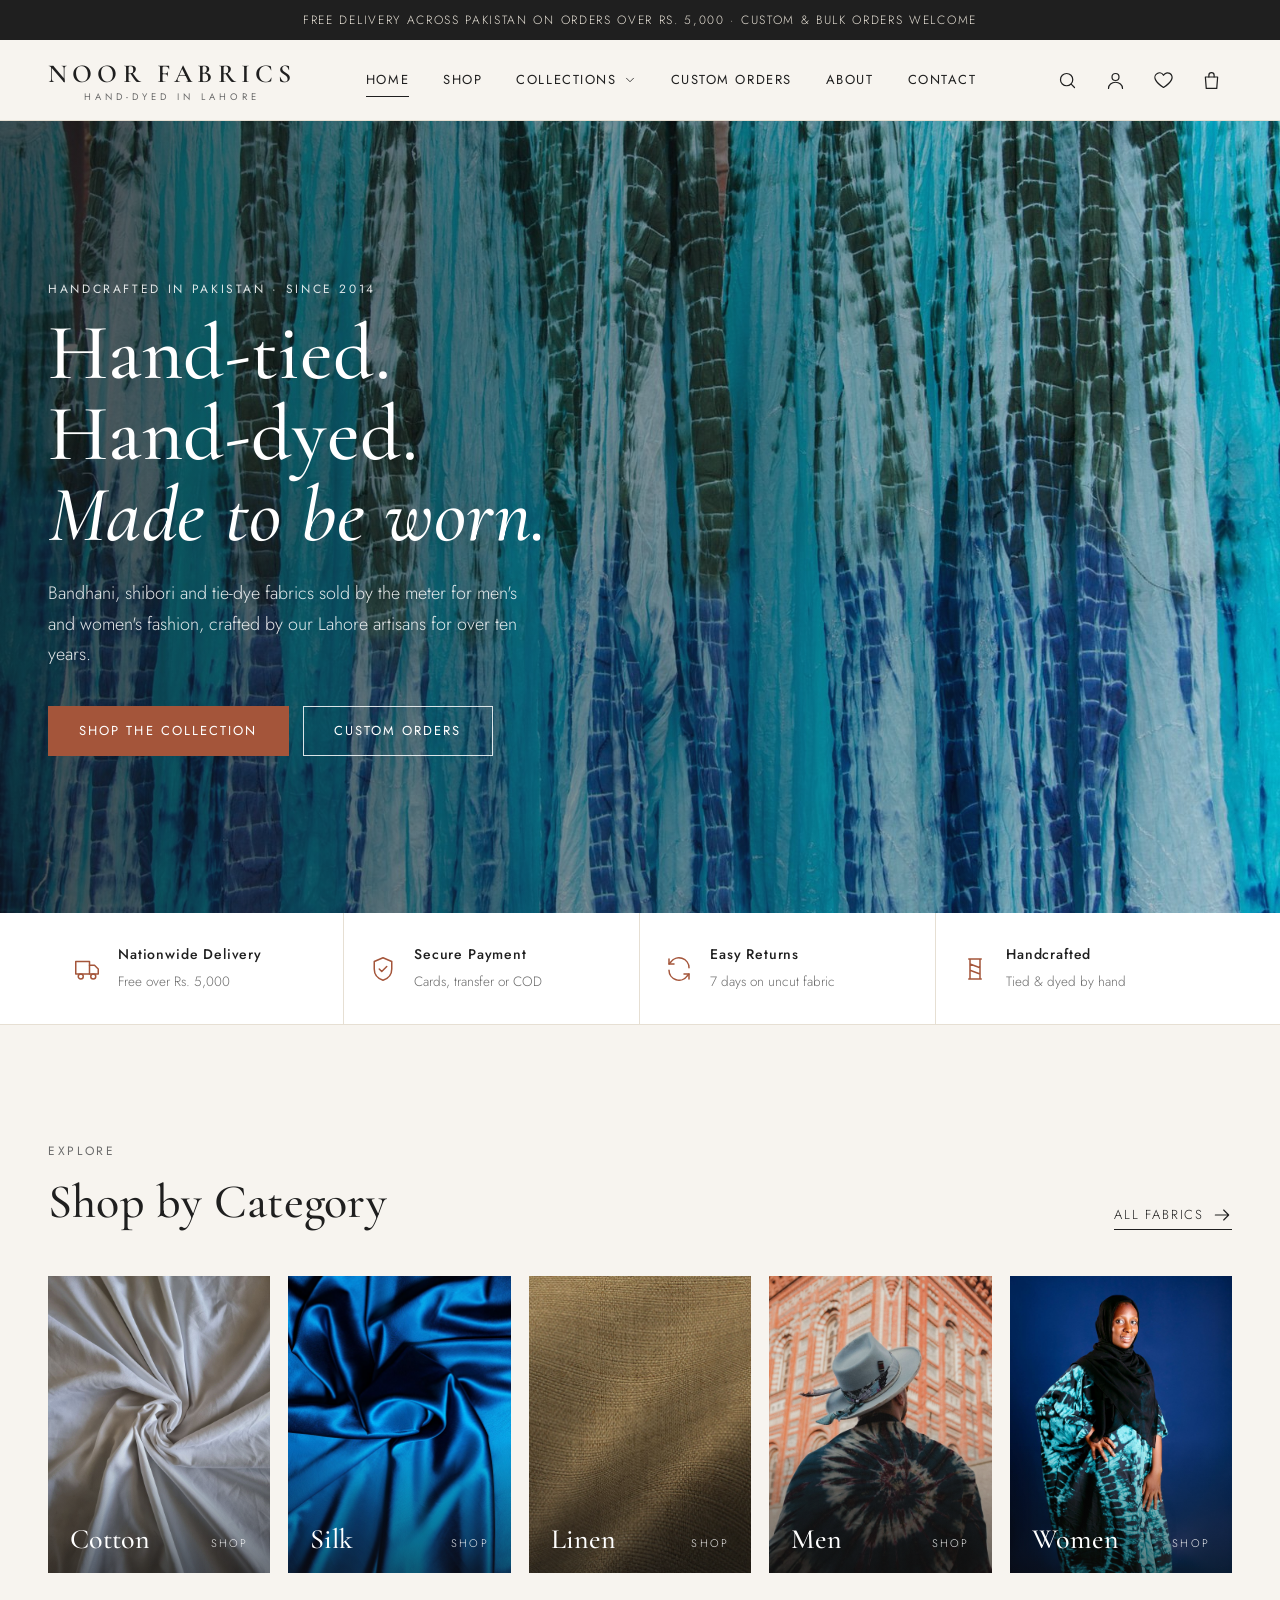
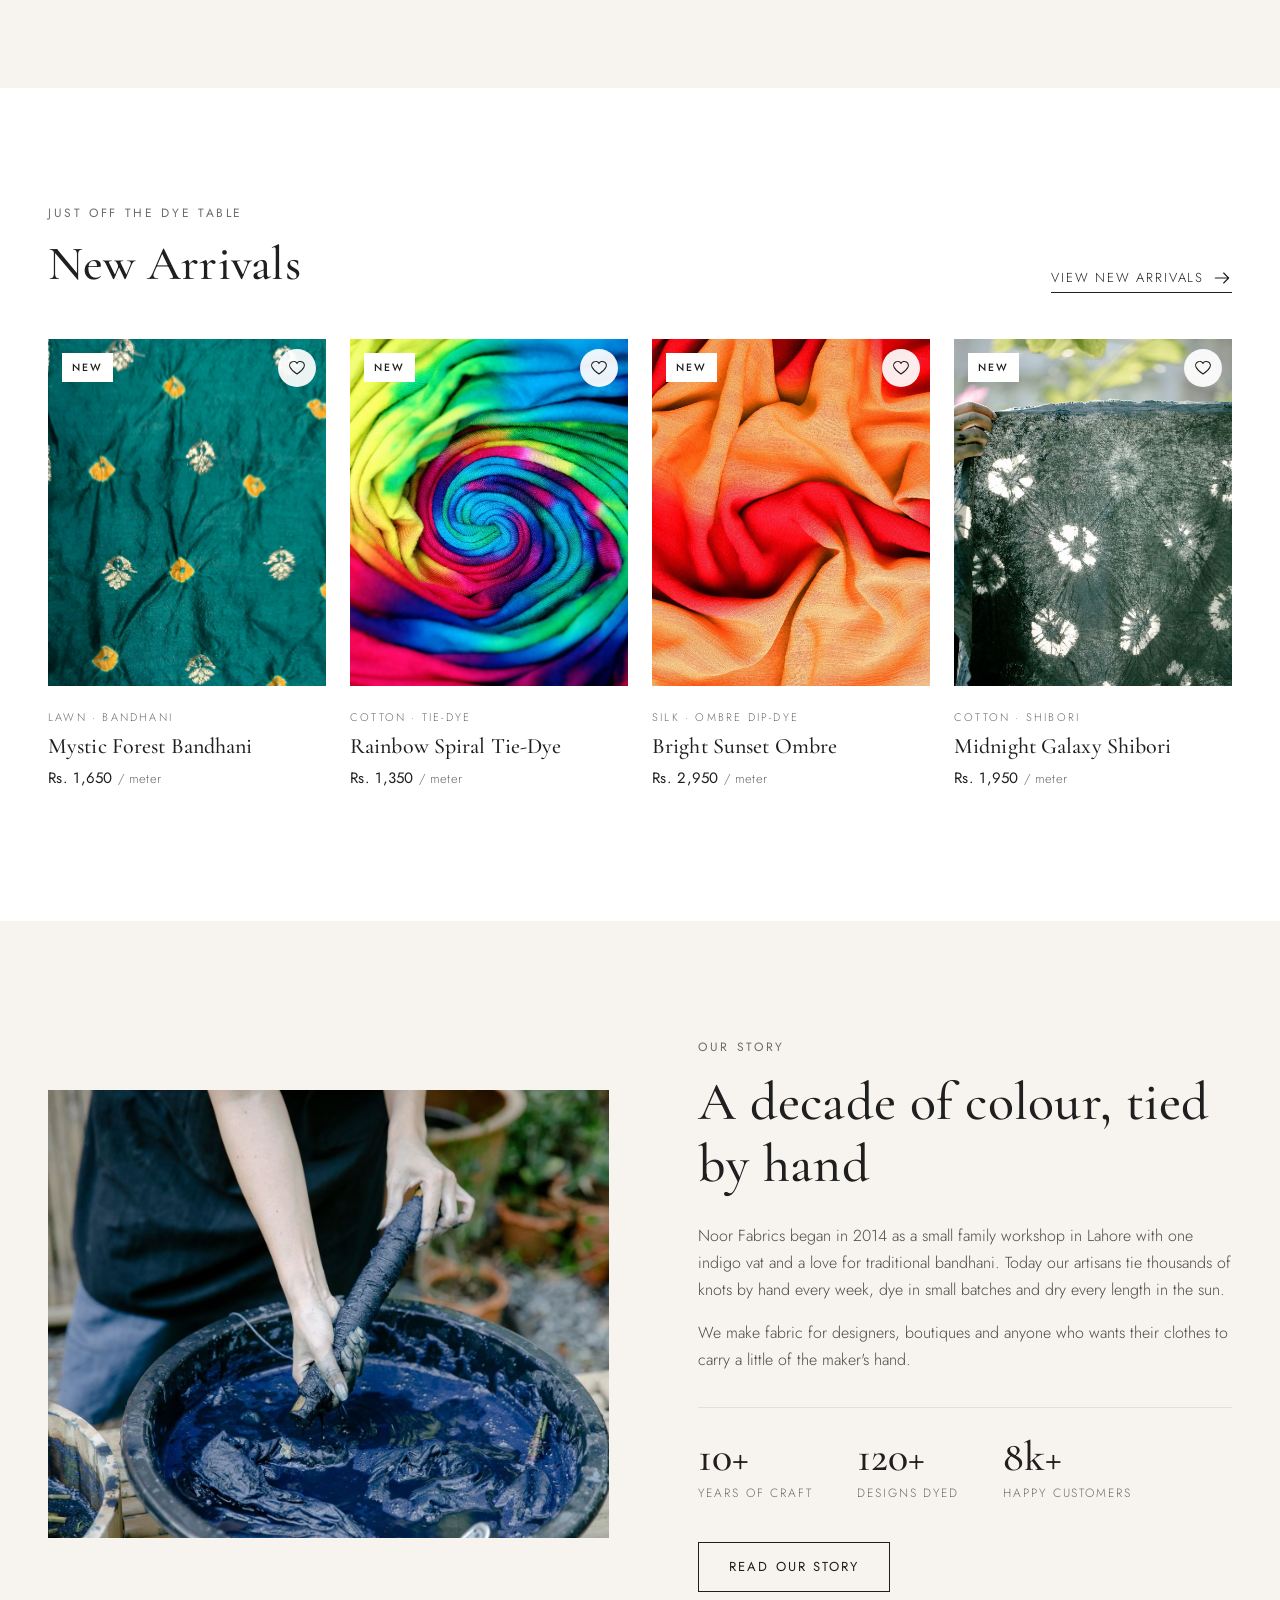
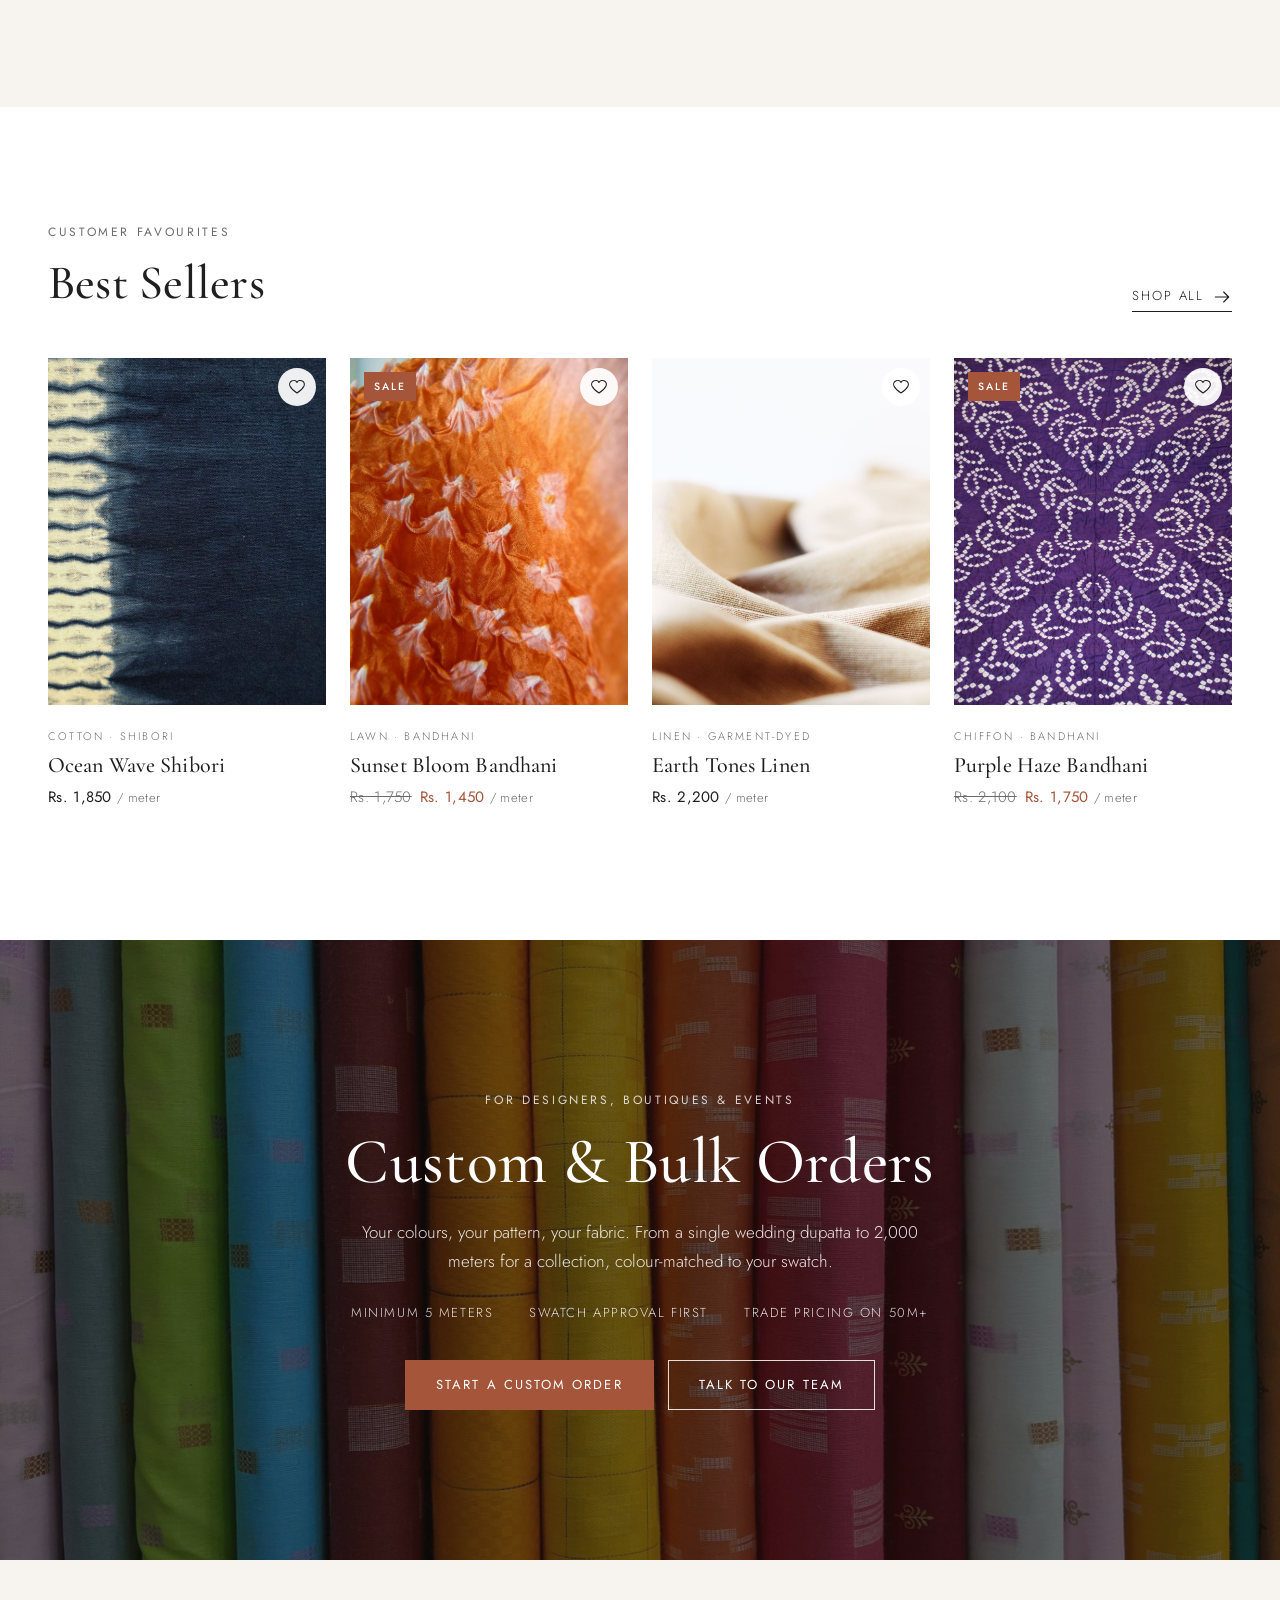
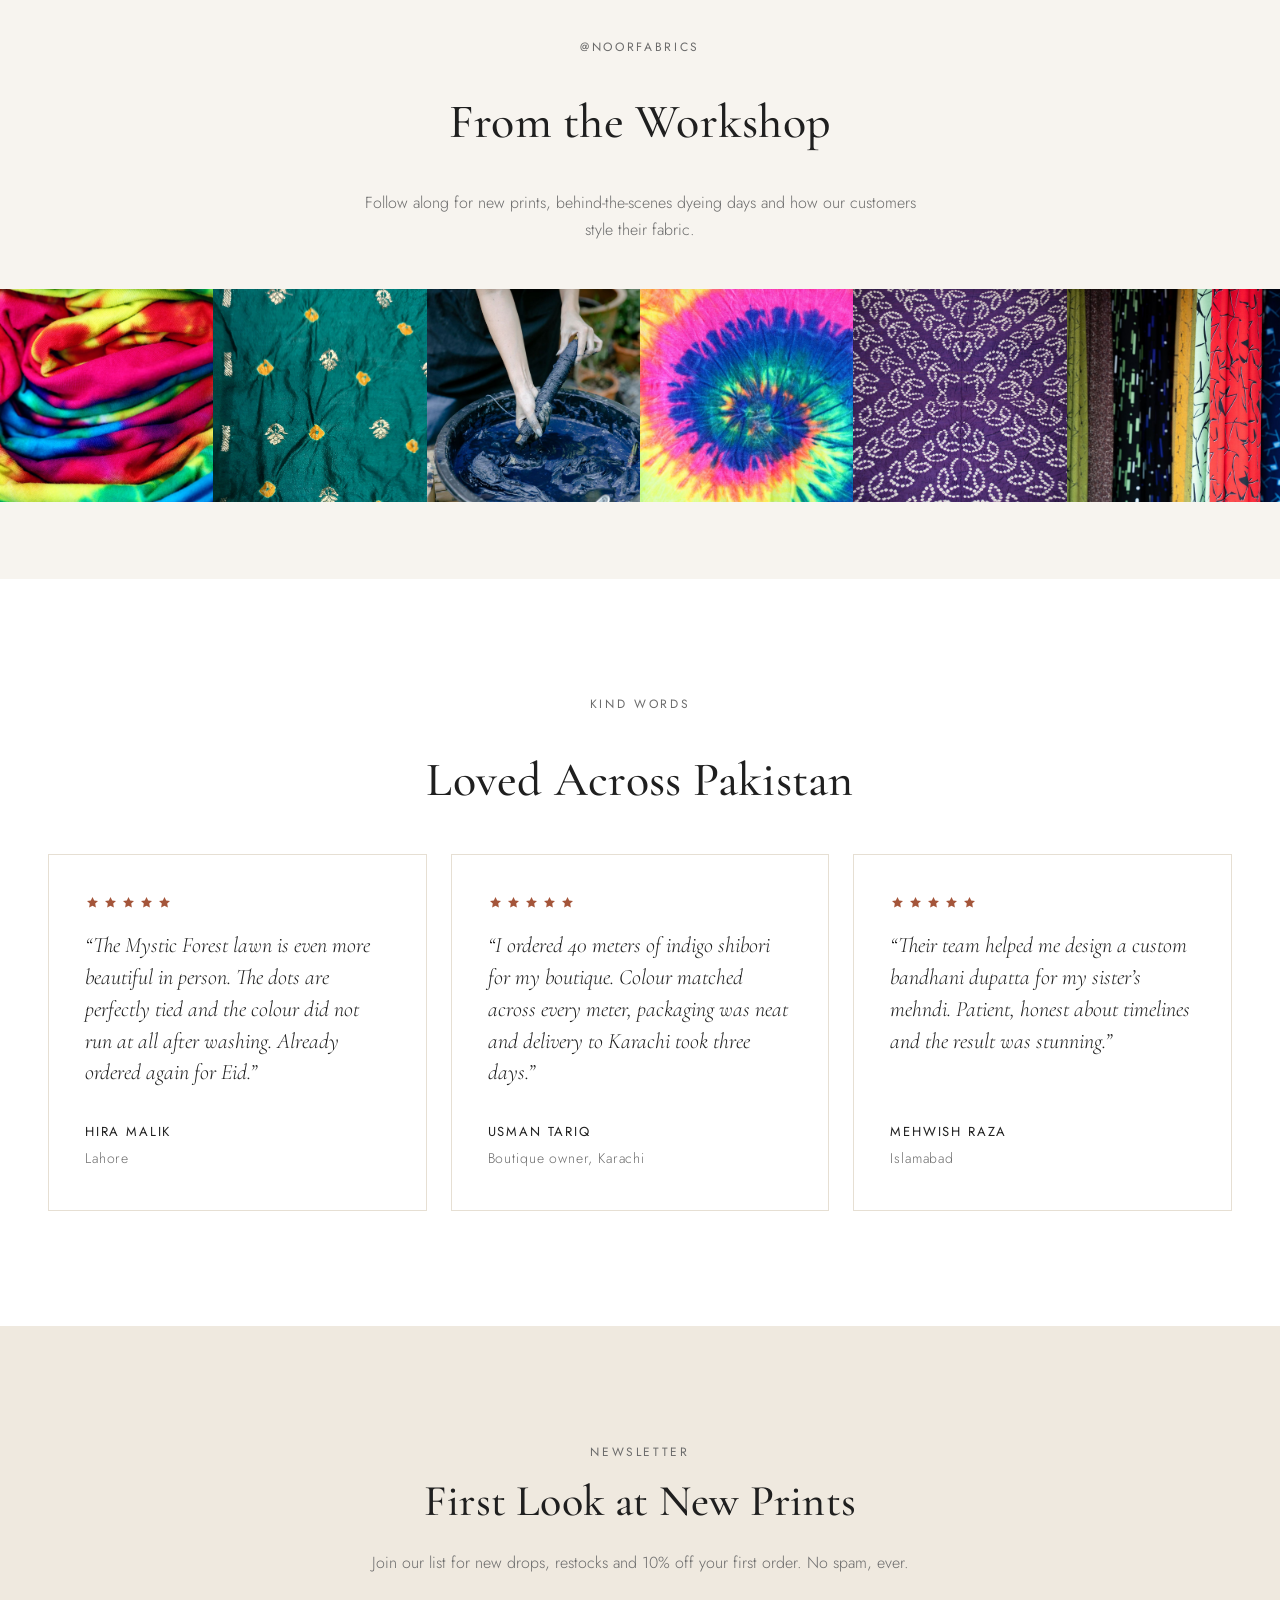
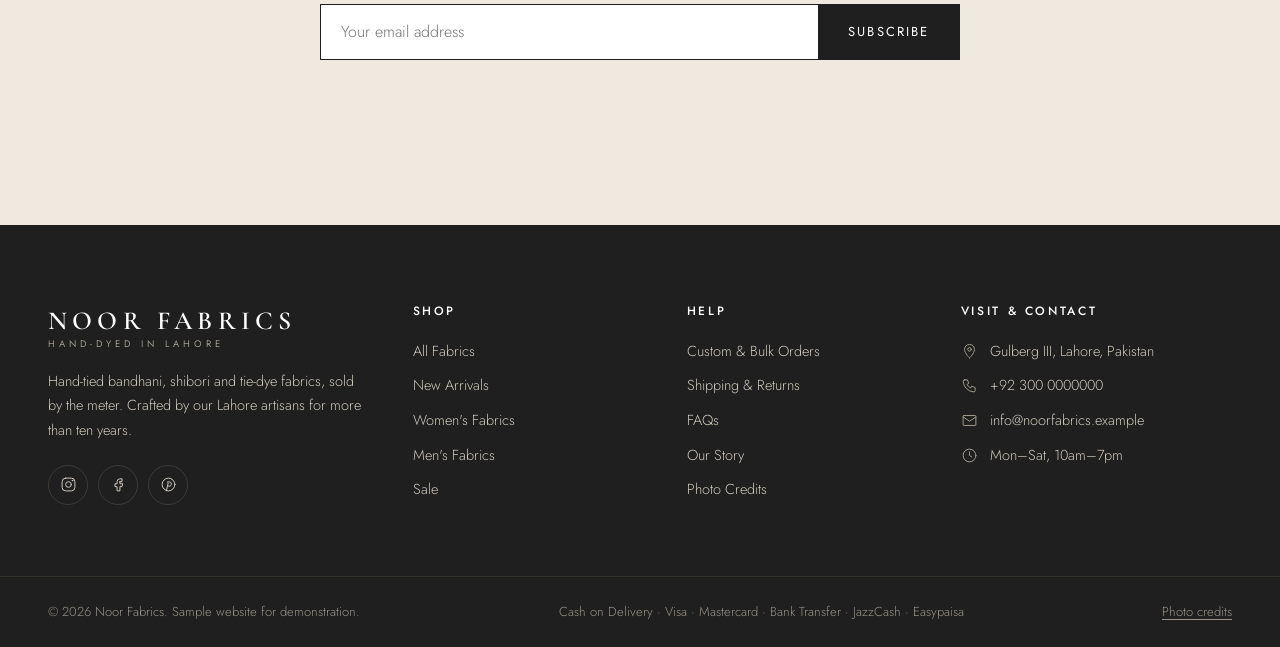
<file: index.html>
<!doctype html>
<html lang="en" class="no-js">
<head>
<meta charset="utf-8">
<meta name="viewport" content="width=device-width, initial-scale=1">
<title>Noor Fabrics | Hand-Dyed Bandhani & Tie-Dye Fabric by the Meter</title>
<meta name="description" content="Noor Fabrics: hand-tied bandhani, shibori and tie-dye fabric by the meter, handcrafted in Lahore, Pakistan.">
<link rel="preconnect" href="https://fonts.googleapis.com"><link rel="preconnect" href="https://fonts.gstatic.com" crossorigin>
<link href="https://fonts.googleapis.com/css2?family=Cormorant+Garamond:ital,wght@0,500;0,600;1,500&family=Jost:wght@300;400;500&display=swap" rel="stylesheet">
<link rel="stylesheet" href="styles.css">
<link rel="icon" href="data:image/svg+xml,%3Csvg xmlns='http://www.w3.org/2000/svg' viewBox='0 0 32 32'%3E%3Crect width='32' height='32' fill='%231F1F1F'/%3E%3Ctext x='16' y='23' text-anchor='middle' font-family='Georgia' font-size='20' fill='%23F7F4EF'%3EN%3C/text%3E%3C/svg%3E">
</head>
<body>
<a class="skip" href="#main">Skip to content</a>
<div class="announce">Free delivery across Pakistan on orders over Rs. 5,000 &middot; Custom &amp; bulk orders welcome</div>
<header class="header">
 <div class="wrap header__inner">
  <button class="tool burger" type="button" aria-label="Open menu" aria-expanded="false" aria-controls="mnav"><svg class="icon" viewBox="0 0 24 24" aria-hidden="true"><path d="M3 7h18M3 12h18M3 17h18"/></svg></button>
  <nav class="nav" aria-label="Main"><ul class="nav__list"><li><a href="index.html" aria-current="page">Home</a></li><li><a href="shop.html">Shop</a></li><li class="has-drop"><button type="button" aria-expanded="false" aria-haspopup="true">Collections <svg class="icon" viewBox="0 0 24 24" aria-hidden="true"><path d="m6 9 6 6 6-6"/></svg></button><div class="dropdown"><span class="dd-label">Fabric</span><a href="shop.html?cat=lawn">Lawn</a><a href="shop.html?cat=cotton">Cotton</a><a href="shop.html?cat=silk">Silk</a><a href="shop.html?cat=linen">Linen</a><a href="shop.html?cat=chiffon">Chiffon</a><span class="dd-label">Shop for</span><a href="shop.html?cat=men">Men's Fabrics</a><a href="shop.html?cat=women">Women's Fabrics</a><a href="shop.html?cat=new">New Arrivals</a><a href="shop.html?cat=sale">Sale</a><a href="gallery.html">Lookbook Gallery</a></div></li><li><a href="custom-order.html">Custom Orders</a></li><li><a href="about.html">About</a></li><li><a href="contact.html">Contact</a></li></ul></nav>
  <a class="logo" href="index.html" aria-label="Noor Fabrics home">Noor Fabrics<small>Hand-dyed in Lahore</small></a>
  <div class="tools">
   <a class="tool" href="shop.html" data-search-toggle aria-label="Search" aria-expanded="false"><svg class="icon" viewBox="0 0 24 24" aria-hidden="true"><circle cx="11" cy="11" r="7"/><path d="m20 20-3.5-3.5"/></svg></a>
   <a class="tool tool--hide-m" href="contact.html" data-account aria-label="Account"><svg class="icon" viewBox="0 0 24 24" aria-hidden="true"><circle cx="12" cy="8" r="4"/><path d="M4 21c0-4 3.6-7 8-7s8 3 8 7"/></svg></a>
   <a class="tool tool--hide-m" href="shop.html?wish=1" aria-label="Wishlist"><svg class="icon" viewBox="0 0 24 24" aria-hidden="true"><path d="M12 20s-7-4.4-9.2-9A5 5 0 0 1 12 6a5 5 0 0 1 9.2 5c-2.2 4.6-9.2 9-9.2 9z"/></svg><span class="count" data-wish-count data-zero="true">0</span></a>
   <a class="tool" href="cart.html" data-open-cart aria-label="Cart"><svg class="icon" viewBox="0 0 24 24" aria-hidden="true"><path d="M5 8h14l-1 13H6L5 8z"/><path d="M9 8V6a3 3 0 0 1 6 0v2"/></svg><span class="count" data-cart-count data-zero="true">0</span></a>
  </div>
 </div>
 <div class="search-panel"><div class="wrap"><form action="shop.html" method="get" role="search"><label class="sr-only" for="q">Search fabrics</label><svg class="icon" viewBox="0 0 24 24" aria-hidden="true"><circle cx="11" cy="11" r="7"/><path d="m20 20-3.5-3.5"/></svg><input id="q" name="q" type="search" placeholder="Search bandhani, indigo, silk..." autocomplete="off"><button class="btn" type="submit">Search</button></form></div></div>
</header>
<div class="mnav" id="mnav"><div class="mnav__bg"></div><div class="mnav__panel" role="dialog" aria-modal="true" aria-label="Menu">
 <div class="top"><span class="logo" style="font-size:20px">Noor Fabrics</span><button class="tool mnav__close" type="button" aria-label="Close menu"><svg class="icon" viewBox="0 0 24 24" aria-hidden="true"><path d="M6 6l12 12M18 6 6 18"/></svg></button></div>
 <nav aria-label="Mobile"><a href="index.html">Home</a><a href="shop.html">Shop</a><a class="sub" href="shop.html?cat=lawn">Lawn</a><a class="sub" href="shop.html?cat=cotton">Cotton</a><a class="sub" href="shop.html?cat=silk">Silk</a><a class="sub" href="shop.html?cat=linen">Linen</a><a class="sub" href="shop.html?cat=chiffon">Chiffon</a><a href="custom-order.html">Custom Orders</a><a href="about.html">About</a><a href="contact.html">Contact</a><a href="gallery.html">Gallery</a><a href="shop.html?wish=1">Wishlist</a><a href="cart.html">Cart</a></nav>
 <div class="mnav__contact"><p><svg class="icon" viewBox="0 0 24 24" aria-hidden="true"><path d="M5 4h4l2 5-2.5 1.5a11 11 0 0 0 5 5L15 13l5 2v4a2 2 0 0 1-2 2A16 16 0 0 1 3 6a2 2 0 0 1 2-2z"/></svg> +92 300 0000000</p><p><svg class="icon" viewBox="0 0 24 24" aria-hidden="true"><rect x="3" y="5" width="18" height="14" rx="1"/><path d="m3 7 9 6 9-6"/></svg> info@noorfabrics.example</p></div>
</div></div>
<main id="main">

<section class="hero">
 <img class="hero__img" src="images/hero-2.jpg" alt="Hand-dyed blue bandhani fabrics hanging to dry" fetchpriority="high">
 <div class="wrap"><div class="hero__content">
  <span class="eyebrow">Handcrafted in Pakistan &middot; Since 2014</span>
  <h1><span class="nw">Hand-tied.</span> <span class="nw">Hand-dyed.</span><br><em>Made to be worn.</em></h1>
  <p>Bandhani, shibori and tie-dye fabrics sold by the meter for men's and women's fashion, crafted by our Lahore artisans for over ten years.</p>
  <div class="btn-row"><a class="btn btn--accent" href="shop.html">Shop the Collection</a><a class="btn btn--light" href="custom-order.html">Custom Orders</a></div>
 </div></div>
</section>
<section class="trust" aria-label="Why shop with us"><div class="wrap trust__grid">
 <div class="trust__item"><svg class="icon" viewBox="0 0 24 24" aria-hidden="true"><path d="M3 6h11v10H3z"/><path d="M14 9h4l3 3v4h-7"/><circle cx="7" cy="18" r="2"/><circle cx="17" cy="18" r="2"/></svg><div><strong>Nationwide Delivery</strong><span>Free over Rs. 5,000</span></div></div>
 <div class="trust__item"><svg class="icon" viewBox="0 0 24 24" aria-hidden="true"><path d="M12 3 5 6v6c0 4.5 3 7.7 7 9 4-1.3 7-4.5 7-9V6l-7-3z"/><path d="m9 12 2 2 4-4"/></svg><div><strong>Secure Payment</strong><span>Cards, transfer or COD</span></div></div>
 <div class="trust__item"><svg class="icon" viewBox="0 0 24 24" aria-hidden="true"><path d="M20 11a8 8 0 0 0-14.6-4.5L4 8"/><path d="M4 4v4h4"/><path d="M4 13a8 8 0 0 0 14.6 4.5L20 16"/><path d="M20 20v-4h-4"/></svg><div><strong>Easy Returns</strong><span>7 days on uncut fabric</span></div></div>
 <div class="trust__item"><svg class="icon" viewBox="0 0 24 24" aria-hidden="true"><path d="M7 4h10M7 20h10M8 4v16M16 4v16M8 8l8 3M8 13l8 3"/></svg><div><strong>Handcrafted</strong><span>Tied &amp; dyed by hand</span></div></div>
</div></section>
<section class="section"><div class="wrap">
 <div class="sec-head reveal"><div><span class="eyebrow">Explore</span><h2>Shop by Category</h2></div><a class="link" href="shop.html">All fabrics <svg class="icon" viewBox="0 0 24 24" aria-hidden="true"><path d="M4 12h16M14 6l6 6-6 6"/></svg></a></div>
 <div class="cats"><a class="cat reveal" href="shop.html?cat=cotton"><img src="images/cat-cotton.jpg" alt="Soft white cotton fabric folded in a swirl" loading="lazy"><span class="cat__label"><strong>Cotton</strong><span>Shop</span></span></a><a class="cat reveal" href="shop.html?cat=silk"><img src="images/cat-silk.jpg" alt="Lustrous blue silk fabric draped in folds" loading="lazy"><span class="cat__label"><strong>Silk</strong><span>Shop</span></span></a><a class="cat reveal" href="shop.html?cat=linen"><img src="images/cat-linen.jpg" alt="Close-up of natural brown linen weave" loading="lazy"><span class="cat__label"><strong>Linen</strong><span>Shop</span></span></a><a class="cat reveal" href="shop.html?cat=men"><img src="images/cat-men.jpg" alt="Man wearing a dark tie-dye shawl and hat" loading="lazy"><span class="cat__label"><strong>Men</strong><span>Shop</span></span></a><a class="cat reveal" href="shop.html?cat=women"><img src="images/cat-women.jpg" alt="Woman wearing a blue tie-dye dress" loading="lazy"><span class="cat__label"><strong>Women</strong><span>Shop</span></span></a></div>
</div></section>
<section class="section section--white"><div class="wrap">
 <div class="sec-head reveal"><div><span class="eyebrow">Just off the dye table</span><h2>New Arrivals</h2></div><a class="link" href="shop.html?cat=new">View new arrivals <svg class="icon" viewBox="0 0 24 24" aria-hidden="true"><path d="M4 12h16M14 6l6 6-6 6"/></svg></a></div>
 <div class="grid" data-grid="new"><noscript><p>Please enable JavaScript to view products, or <a href="shop.html">visit the shop</a>.</p></noscript></div>
</div></section>
<section class="section"><div class="wrap split">
 <div class="split__media reveal"><img src="images/story-dyeing.jpg" alt="Artisan dipping fabric into a vat of indigo dye" loading="lazy"></div>
 <div class="reveal"><span class="eyebrow">Our Story</span><h2>A decade of colour, tied by hand</h2>
  <p>Noor Fabrics began in 2014 as a small family workshop in Lahore with one indigo vat and a love for traditional bandhani. Today our artisans tie thousands of knots by hand every week, dye in small batches and dry every length in the sun.</p>
  <p>We make fabric for designers, boutiques and anyone who wants their clothes to carry a little of the maker's hand.</p>
  <div class="stats"><div><strong>10+</strong><span>Years of craft</span></div><div><strong>120+</strong><span>Designs dyed</span></div><div><strong>8k+</strong><span>Happy customers</span></div></div>
  <a class="btn btn--ghost" href="about.html">Read Our Story</a></div>
</div></section>
<section class="section section--white"><div class="wrap">
 <div class="sec-head reveal"><div><span class="eyebrow">Customer favourites</span><h2>Best Sellers</h2></div><a class="link" href="shop.html">Shop all <svg class="icon" viewBox="0 0 24 24" aria-hidden="true"><path d="M4 12h16M14 6l6 6-6 6"/></svg></a></div>
 <div class="grid" data-grid="best"><noscript><p>Please enable JavaScript to view products, or <a href="shop.html">visit the shop</a>.</p></noscript></div>
</div></section>
<section class="banner">
 <img src="images/hero-1.jpg" alt="" loading="lazy">
 <div class="wrap reveal"><span class="eyebrow">For designers, boutiques &amp; events</span>
  <h2>Custom &amp; Bulk Orders</h2>
  <p>Your colours, your pattern, your fabric. From a single wedding dupatta to 2,000 meters for a collection, colour-matched to your swatch.</p>
  <div class="banner__points"><span>Minimum 5 meters</span><span>Swatch approval first</span><span>Trade pricing on 50m+</span></div>
  <div class="btn-row"><a class="btn btn--accent" href="custom-order.html">Start a Custom Order</a><a class="btn btn--light" href="contact.html">Talk to Our Team</a></div></div>
</section>
<section class="section section--tight"><div class="wrap"><div class="sec-head sec-head--center reveal"><span class="eyebrow">@noorfabrics</span><h2>From the Workshop</h2><p>Follow along for new prints, behind-the-scenes dyeing days and how our customers style their fabric.</p></div></div>
 <div class="insta"><a href="gallery.html" aria-label="Open gallery: Close-up of colourful tie-dye folds"><img src="images/gallery-1.jpg" alt="Close-up of colourful tie-dye folds" loading="lazy"><svg class="icon" viewBox="0 0 24 24" aria-hidden="true"><rect x="3" y="3" width="18" height="18" rx="5"/><circle cx="12" cy="12" r="4"/><circle cx="17.5" cy="6.5" r=".6" fill="currentColor"/></svg></a><a href="gallery.html" aria-label="Open gallery: Teal bandhani fabric"><img src="images/product-mystic-forest.jpg" alt="Teal bandhani fabric" loading="lazy"><svg class="icon" viewBox="0 0 24 24" aria-hidden="true"><rect x="3" y="3" width="18" height="18" rx="5"/><circle cx="12" cy="12" r="4"/><circle cx="17.5" cy="6.5" r=".6" fill="currentColor"/></svg></a><a href="gallery.html" aria-label="Open gallery: Dipping fabric in indigo"><img src="images/story-dyeing.jpg" alt="Dipping fabric in indigo" loading="lazy"><svg class="icon" viewBox="0 0 24 24" aria-hidden="true"><rect x="3" y="3" width="18" height="18" rx="5"/><circle cx="12" cy="12" r="4"/><circle cx="17.5" cy="6.5" r=".6" fill="currentColor"/></svg></a><a href="gallery.html" aria-label="Open gallery: Spiral tie-dye in yellow and blue"><img src="images/gallery-2.jpg" alt="Spiral tie-dye in yellow and blue" loading="lazy"><svg class="icon" viewBox="0 0 24 24" aria-hidden="true"><rect x="3" y="3" width="18" height="18" rx="5"/><circle cx="12" cy="12" r="4"/><circle cx="17.5" cy="6.5" r=".6" fill="currentColor"/></svg></a><a href="gallery.html" aria-label="Open gallery: Purple bandhani"><img src="images/product-purple-haze.jpg" alt="Purple bandhani" loading="lazy"><svg class="icon" viewBox="0 0 24 24" aria-hidden="true"><rect x="3" y="3" width="18" height="18" rx="5"/><circle cx="12" cy="12" r="4"/><circle cx="17.5" cy="6.5" r=".6" fill="currentColor"/></svg></a><a href="gallery.html" aria-label="Open gallery: Rolls of patterned fabric at a market"><img src="images/gallery-4.jpg" alt="Rolls of patterned fabric at a market" loading="lazy"><svg class="icon" viewBox="0 0 24 24" aria-hidden="true"><rect x="3" y="3" width="18" height="18" rx="5"/><circle cx="12" cy="12" r="4"/><circle cx="17.5" cy="6.5" r=".6" fill="currentColor"/></svg></a></div></section>
<section class="section section--white"><div class="wrap">
 <div class="sec-head sec-head--center reveal"><span class="eyebrow">Kind words</span><h2>Loved Across Pakistan</h2></div>
 <div class="tests"><figure class="test reveal"><span class="stars" aria-label="Rated 5 out of 5"><svg class="icon" viewBox="0 0 24 24" aria-hidden="true"><path d="M12 3l2.7 5.6 6.1.8-4.5 4.3 1.1 6.1L12 17l-5.4 2.8 1.1-6.1L3.2 9.4l6.1-.8z"/></svg><svg class="icon" viewBox="0 0 24 24" aria-hidden="true"><path d="M12 3l2.7 5.6 6.1.8-4.5 4.3 1.1 6.1L12 17l-5.4 2.8 1.1-6.1L3.2 9.4l6.1-.8z"/></svg><svg class="icon" viewBox="0 0 24 24" aria-hidden="true"><path d="M12 3l2.7 5.6 6.1.8-4.5 4.3 1.1 6.1L12 17l-5.4 2.8 1.1-6.1L3.2 9.4l6.1-.8z"/></svg><svg class="icon" viewBox="0 0 24 24" aria-hidden="true"><path d="M12 3l2.7 5.6 6.1.8-4.5 4.3 1.1 6.1L12 17l-5.4 2.8 1.1-6.1L3.2 9.4l6.1-.8z"/></svg><svg class="icon" viewBox="0 0 24 24" aria-hidden="true"><path d="M12 3l2.7 5.6 6.1.8-4.5 4.3 1.1 6.1L12 17l-5.4 2.8 1.1-6.1L3.2 9.4l6.1-.8z"/></svg></span><blockquote>“The Mystic Forest lawn is even more beautiful in person. The dots are perfectly tied and the colour did not run at all after washing. Already ordered again for Eid.”</blockquote><figcaption><cite>Hira Malik<span>Lahore</span></cite></figcaption></figure><figure class="test reveal"><span class="stars" aria-label="Rated 5 out of 5"><svg class="icon" viewBox="0 0 24 24" aria-hidden="true"><path d="M12 3l2.7 5.6 6.1.8-4.5 4.3 1.1 6.1L12 17l-5.4 2.8 1.1-6.1L3.2 9.4l6.1-.8z"/></svg><svg class="icon" viewBox="0 0 24 24" aria-hidden="true"><path d="M12 3l2.7 5.6 6.1.8-4.5 4.3 1.1 6.1L12 17l-5.4 2.8 1.1-6.1L3.2 9.4l6.1-.8z"/></svg><svg class="icon" viewBox="0 0 24 24" aria-hidden="true"><path d="M12 3l2.7 5.6 6.1.8-4.5 4.3 1.1 6.1L12 17l-5.4 2.8 1.1-6.1L3.2 9.4l6.1-.8z"/></svg><svg class="icon" viewBox="0 0 24 24" aria-hidden="true"><path d="M12 3l2.7 5.6 6.1.8-4.5 4.3 1.1 6.1L12 17l-5.4 2.8 1.1-6.1L3.2 9.4l6.1-.8z"/></svg><svg class="icon" viewBox="0 0 24 24" aria-hidden="true"><path d="M12 3l2.7 5.6 6.1.8-4.5 4.3 1.1 6.1L12 17l-5.4 2.8 1.1-6.1L3.2 9.4l6.1-.8z"/></svg></span><blockquote>“I ordered 40 meters of indigo shibori for my boutique. Colour matched across every meter, packaging was neat and delivery to Karachi took three days.”</blockquote><figcaption><cite>Usman Tariq<span>Boutique owner, Karachi</span></cite></figcaption></figure><figure class="test reveal"><span class="stars" aria-label="Rated 5 out of 5"><svg class="icon" viewBox="0 0 24 24" aria-hidden="true"><path d="M12 3l2.7 5.6 6.1.8-4.5 4.3 1.1 6.1L12 17l-5.4 2.8 1.1-6.1L3.2 9.4l6.1-.8z"/></svg><svg class="icon" viewBox="0 0 24 24" aria-hidden="true"><path d="M12 3l2.7 5.6 6.1.8-4.5 4.3 1.1 6.1L12 17l-5.4 2.8 1.1-6.1L3.2 9.4l6.1-.8z"/></svg><svg class="icon" viewBox="0 0 24 24" aria-hidden="true"><path d="M12 3l2.7 5.6 6.1.8-4.5 4.3 1.1 6.1L12 17l-5.4 2.8 1.1-6.1L3.2 9.4l6.1-.8z"/></svg><svg class="icon" viewBox="0 0 24 24" aria-hidden="true"><path d="M12 3l2.7 5.6 6.1.8-4.5 4.3 1.1 6.1L12 17l-5.4 2.8 1.1-6.1L3.2 9.4l6.1-.8z"/></svg><svg class="icon" viewBox="0 0 24 24" aria-hidden="true"><path d="M12 3l2.7 5.6 6.1.8-4.5 4.3 1.1 6.1L12 17l-5.4 2.8 1.1-6.1L3.2 9.4l6.1-.8z"/></svg></span><blockquote>“Their team helped me design a custom bandhani dupatta for my sister’s mehndi. Patient, honest about timelines and the result was stunning.”</blockquote><figcaption><cite>Mehwish Raza<span>Islamabad</span></cite></figcaption></figure></div>
</div></section>
<section class="section section--alt"><div class="wrap"><div class="news reveal"><span class="eyebrow">Newsletter</span><h2>First Look at New Prints</h2><p>Join our list for new drops, restocks and 10% off your first order. No spam, ever.</p>
 <form data-newsletter novalidate><label class="sr-only" for="nl">Email address</label><input id="nl" type="email" placeholder="Your email address" required><button class="btn" type="submit">Subscribe</button></form><p class="form-note" role="status"></p></div></div></section>

</main>
<footer class="footer">
 <div class="wrap footer__grid">
  <div><a class="logo" href="index.html">Noor Fabrics<small>Hand-dyed in Lahore</small></a>
   <p>Hand-tied bandhani, shibori and tie-dye fabrics, sold by the meter. Crafted by our Lahore artisans for more than ten years.</p>
   <div class="socials"><a href="gallery.html" aria-label="Instagram"><svg class="icon" viewBox="0 0 24 24" aria-hidden="true"><rect x="3" y="3" width="18" height="18" rx="5"/><circle cx="12" cy="12" r="4"/><circle cx="17.5" cy="6.5" r=".6" fill="currentColor"/></svg></a><a href="gallery.html" aria-label="Facebook"><svg class="icon" viewBox="0 0 24 24" aria-hidden="true"><path d="M14 8h3V4h-3a4 4 0 0 0-4 4v3H7v4h3v6h4v-6h3l1-4h-4V8z"/></svg></a><a href="gallery.html" aria-label="Pinterest"><svg class="icon" viewBox="0 0 24 24" aria-hidden="true"><circle cx="12" cy="12" r="9"/><path d="M10.5 8.5c3-1.2 6 .3 5.5 3.3-.4 2.4-2.6 3.5-4.2 2.4M11.5 10l-2.5 11"/></svg></a></div></div>
  <div><h4>Shop</h4><ul><li><a href="shop.html">All Fabrics</a></li><li><a href="shop.html?cat=new">New Arrivals</a></li><li><a href="shop.html?cat=women">Women's Fabrics</a></li><li><a href="shop.html?cat=men">Men's Fabrics</a></li><li><a href="shop.html?cat=sale">Sale</a></li></ul></div>
  <div><h4>Help</h4><ul><li><a href="custom-order.html">Custom &amp; Bulk Orders</a></li><li><a href="contact.html#faq">Shipping &amp; Returns</a></li><li><a href="contact.html#faq">FAQs</a></li><li><a href="about.html">Our Story</a></li><li><a href="about.html#credits">Photo Credits</a></li></ul></div>
  <div><h4>Visit &amp; Contact</h4><ul class="footer__contact"><li><svg class="icon" viewBox="0 0 24 24" aria-hidden="true"><path d="M12 21s-7-6.2-7-12a7 7 0 0 1 14 0c0 5.8-7 12-7 12z"/><circle cx="12" cy="9" r="2.5"/></svg><span>Gulberg III, Lahore, Pakistan</span></li><li><svg class="icon" viewBox="0 0 24 24" aria-hidden="true"><path d="M5 4h4l2 5-2.5 1.5a11 11 0 0 0 5 5L15 13l5 2v4a2 2 0 0 1-2 2A16 16 0 0 1 3 6a2 2 0 0 1 2-2z"/></svg><a href="tel:+923000000000">+92 300 0000000</a></li><li><svg class="icon" viewBox="0 0 24 24" aria-hidden="true"><rect x="3" y="5" width="18" height="14" rx="1"/><path d="m3 7 9 6 9-6"/></svg><a href="mailto:info@noorfabrics.example">info@noorfabrics.example</a></li><li><svg class="icon" viewBox="0 0 24 24" aria-hidden="true"><circle cx="12" cy="12" r="9"/><path d="M12 7v5l3 2"/></svg><span>Mon&ndash;Sat, 10am&ndash;7pm</span></li></ul></div>
 </div>
 <div class="wrap footer__bottom"><span>&copy; 2026 Noor Fabrics. Sample website for demonstration.</span><span>Cash on Delivery &middot; Visa &middot; Mastercard &middot; Bank Transfer &middot; JazzCash &middot; Easypaisa</span><a href="about.html#credits">Photo credits</a></div>
</footer>
<div class="drawer" aria-hidden="true"><div class="drawer__bg" data-close-drawer></div>
 <aside class="drawer__panel" role="dialog" aria-modal="true" aria-label="Shopping cart">
  <div class="drawer__top"><h2>Your Cart</h2><button class="tool drawer__close" type="button" data-close-drawer aria-label="Close cart"><svg class="icon" viewBox="0 0 24 24" aria-hidden="true"><path d="M6 6l12 12M18 6 6 18"/></svg></button></div>
  <div class="drawer__items"></div>
  <div class="drawer__foot" hidden><div class="sum-row"><span>Subtotal</span><span data-d-sub></span></div><p data-d-note></p><a class="btn btn--accent btn--block" href="checkout.html">Checkout</a><a class="btn btn--ghost btn--block" href="cart.html">View Cart</a></div>
 </aside></div>
<script src="main.js"></script>
</body>
</html>
</file>
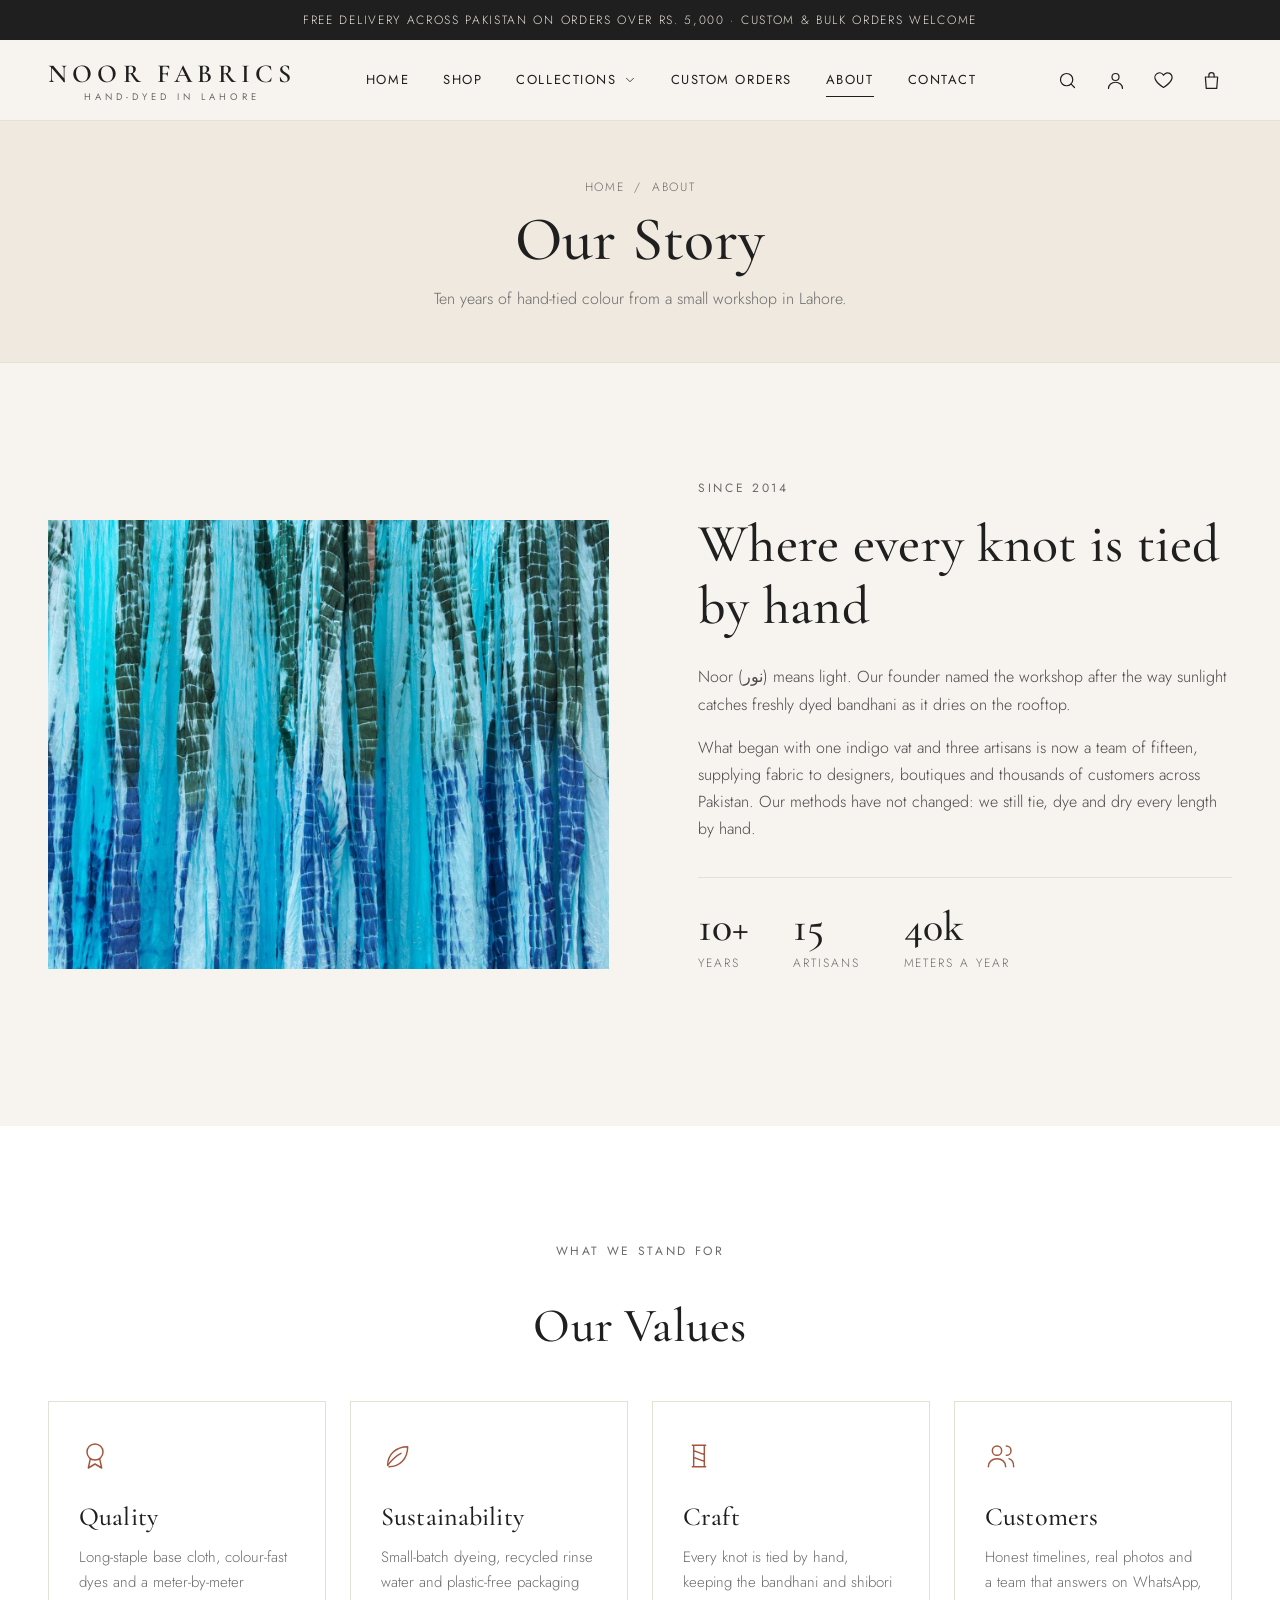
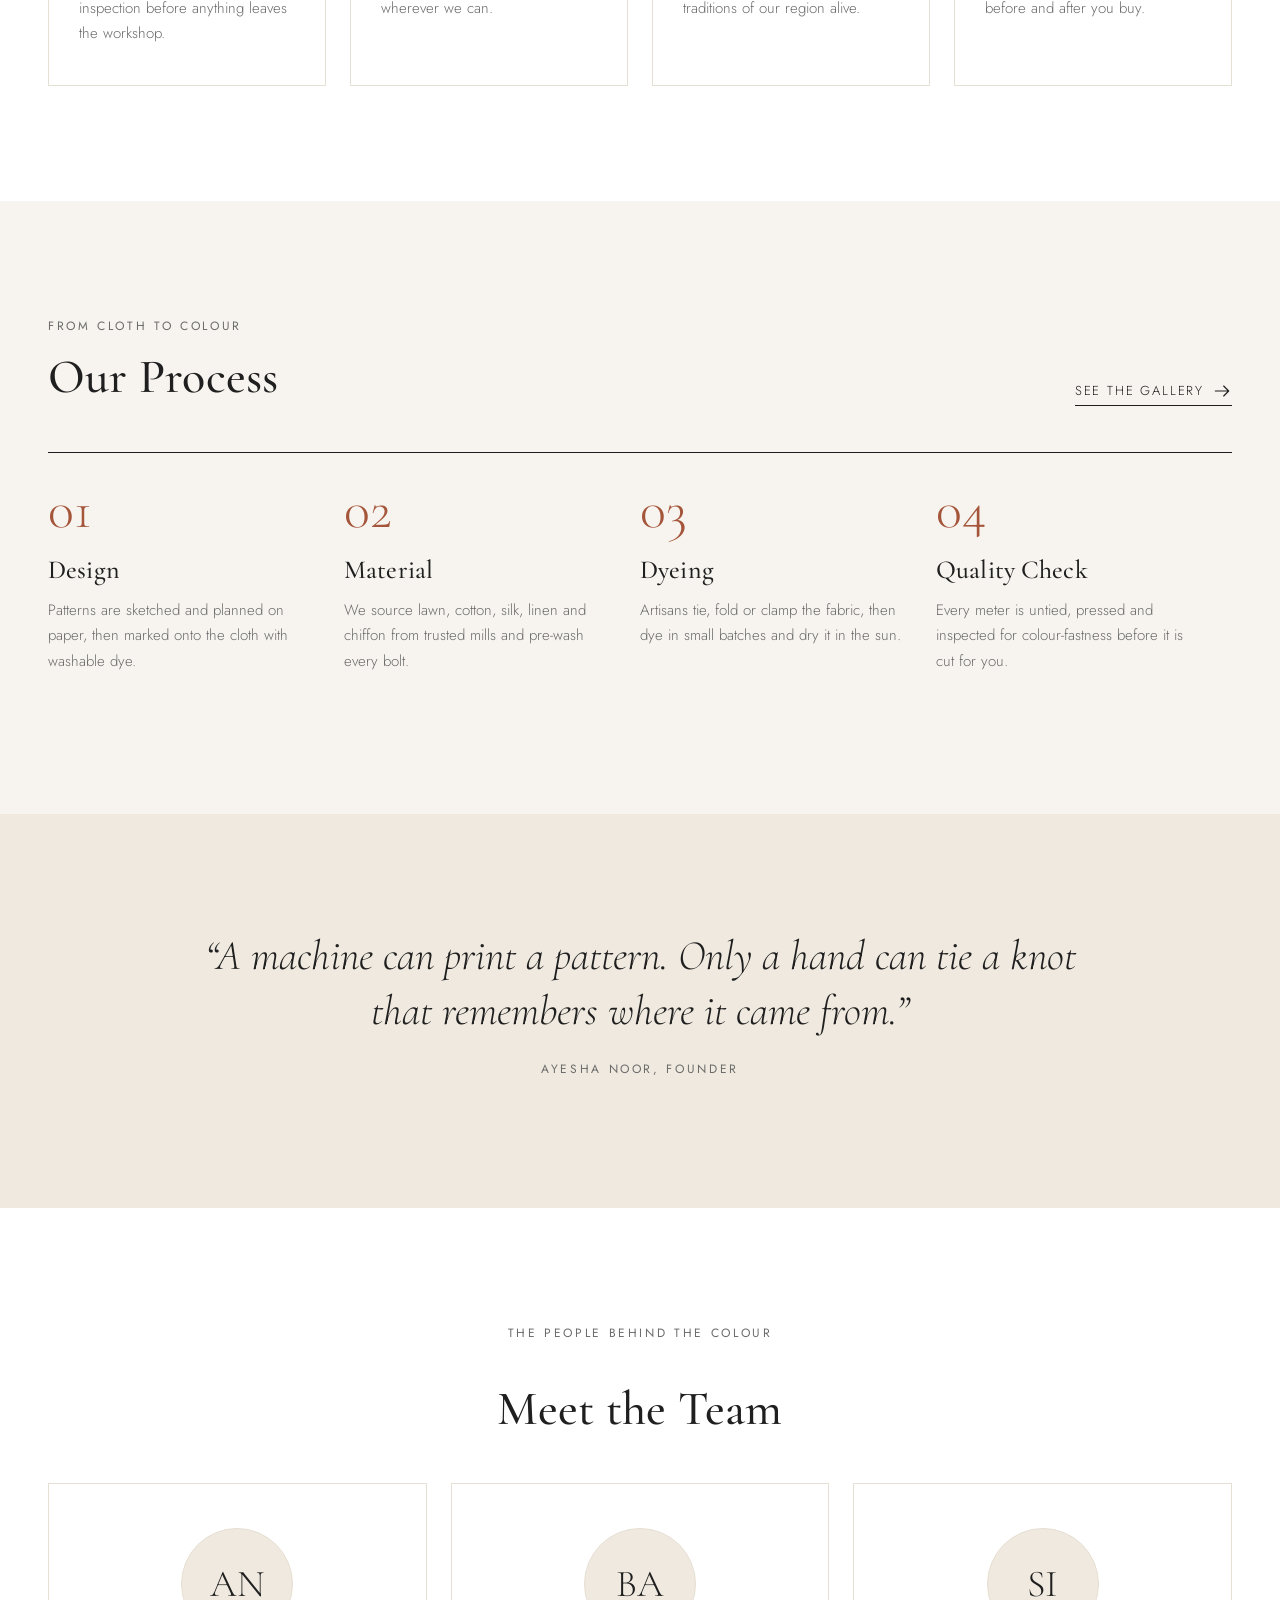
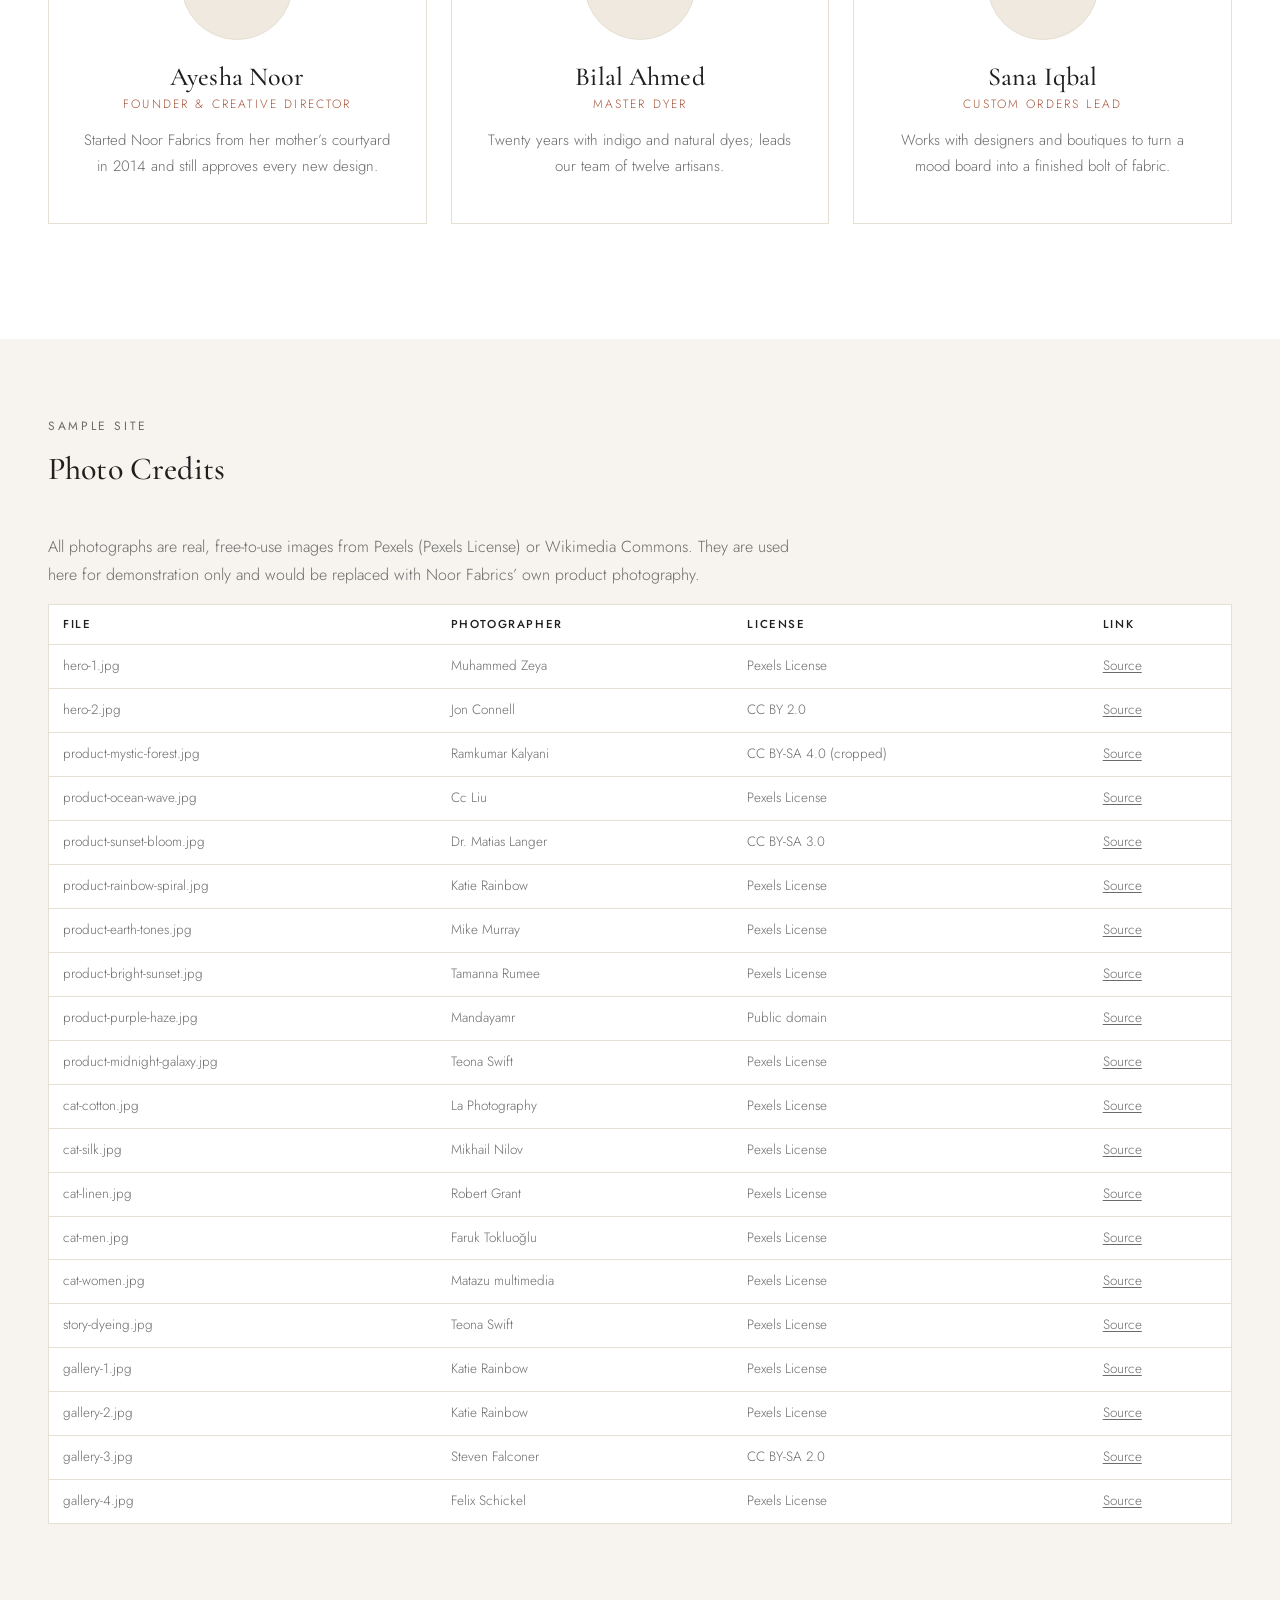
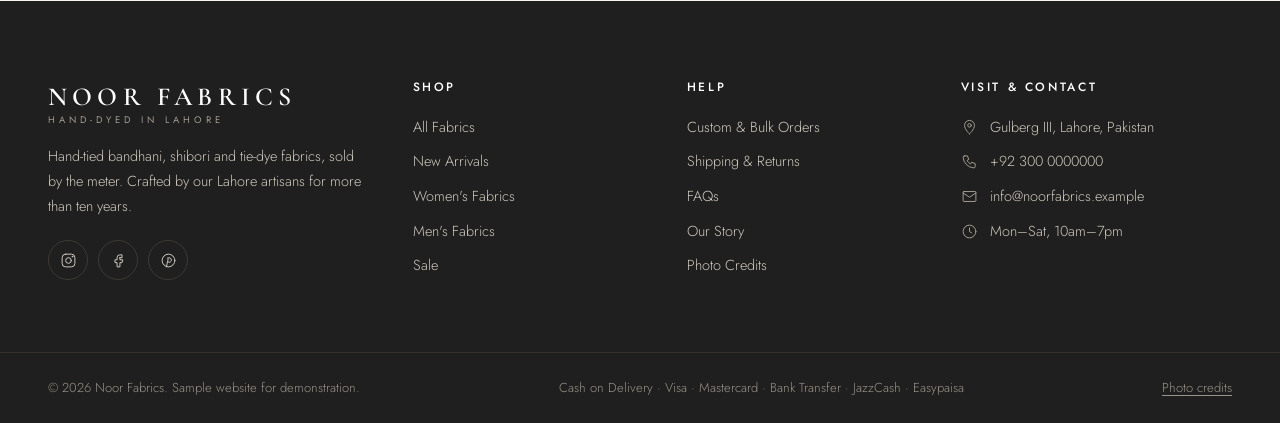
<file: about.html>
<!doctype html>
<html lang="en" class="no-js">
<head>
<meta charset="utf-8">
<meta name="viewport" content="width=device-width, initial-scale=1">
<title>Our Story | Noor Fabrics</title>
<meta name="description" content="Noor Fabrics: hand-tied bandhani, shibori and tie-dye fabric by the meter, handcrafted in Lahore, Pakistan.">
<link rel="preconnect" href="https://fonts.googleapis.com"><link rel="preconnect" href="https://fonts.gstatic.com" crossorigin>
<link href="https://fonts.googleapis.com/css2?family=Cormorant+Garamond:ital,wght@0,500;0,600;1,500&family=Jost:wght@300;400;500&display=swap" rel="stylesheet">
<link rel="stylesheet" href="styles.css">
<link rel="icon" href="data:image/svg+xml,%3Csvg xmlns='http://www.w3.org/2000/svg' viewBox='0 0 32 32'%3E%3Crect width='32' height='32' fill='%231F1F1F'/%3E%3Ctext x='16' y='23' text-anchor='middle' font-family='Georgia' font-size='20' fill='%23F7F4EF'%3EN%3C/text%3E%3C/svg%3E">
</head>
<body>
<a class="skip" href="#main">Skip to content</a>
<div class="announce">Free delivery across Pakistan on orders over Rs. 5,000 &middot; Custom &amp; bulk orders welcome</div>
<header class="header">
 <div class="wrap header__inner">
  <button class="tool burger" type="button" aria-label="Open menu" aria-expanded="false" aria-controls="mnav"><svg class="icon" viewBox="0 0 24 24" aria-hidden="true"><path d="M3 7h18M3 12h18M3 17h18"/></svg></button>
  <nav class="nav" aria-label="Main"><ul class="nav__list"><li><a href="index.html">Home</a></li><li><a href="shop.html">Shop</a></li><li class="has-drop"><button type="button" aria-expanded="false" aria-haspopup="true">Collections <svg class="icon" viewBox="0 0 24 24" aria-hidden="true"><path d="m6 9 6 6 6-6"/></svg></button><div class="dropdown"><span class="dd-label">Fabric</span><a href="shop.html?cat=lawn">Lawn</a><a href="shop.html?cat=cotton">Cotton</a><a href="shop.html?cat=silk">Silk</a><a href="shop.html?cat=linen">Linen</a><a href="shop.html?cat=chiffon">Chiffon</a><span class="dd-label">Shop for</span><a href="shop.html?cat=men">Men's Fabrics</a><a href="shop.html?cat=women">Women's Fabrics</a><a href="shop.html?cat=new">New Arrivals</a><a href="shop.html?cat=sale">Sale</a><a href="gallery.html">Lookbook Gallery</a></div></li><li><a href="custom-order.html">Custom Orders</a></li><li><a href="about.html" aria-current="page">About</a></li><li><a href="contact.html">Contact</a></li></ul></nav>
  <a class="logo" href="index.html" aria-label="Noor Fabrics home">Noor Fabrics<small>Hand-dyed in Lahore</small></a>
  <div class="tools">
   <a class="tool" href="shop.html" data-search-toggle aria-label="Search" aria-expanded="false"><svg class="icon" viewBox="0 0 24 24" aria-hidden="true"><circle cx="11" cy="11" r="7"/><path d="m20 20-3.5-3.5"/></svg></a>
   <a class="tool tool--hide-m" href="contact.html" data-account aria-label="Account"><svg class="icon" viewBox="0 0 24 24" aria-hidden="true"><circle cx="12" cy="8" r="4"/><path d="M4 21c0-4 3.6-7 8-7s8 3 8 7"/></svg></a>
   <a class="tool tool--hide-m" href="shop.html?wish=1" aria-label="Wishlist"><svg class="icon" viewBox="0 0 24 24" aria-hidden="true"><path d="M12 20s-7-4.4-9.2-9A5 5 0 0 1 12 6a5 5 0 0 1 9.2 5c-2.2 4.6-9.2 9-9.2 9z"/></svg><span class="count" data-wish-count data-zero="true">0</span></a>
   <a class="tool" href="cart.html" data-open-cart aria-label="Cart"><svg class="icon" viewBox="0 0 24 24" aria-hidden="true"><path d="M5 8h14l-1 13H6L5 8z"/><path d="M9 8V6a3 3 0 0 1 6 0v2"/></svg><span class="count" data-cart-count data-zero="true">0</span></a>
  </div>
 </div>
 <div class="search-panel"><div class="wrap"><form action="shop.html" method="get" role="search"><label class="sr-only" for="q">Search fabrics</label><svg class="icon" viewBox="0 0 24 24" aria-hidden="true"><circle cx="11" cy="11" r="7"/><path d="m20 20-3.5-3.5"/></svg><input id="q" name="q" type="search" placeholder="Search bandhani, indigo, silk..." autocomplete="off"><button class="btn" type="submit">Search</button></form></div></div>
</header>
<div class="mnav" id="mnav"><div class="mnav__bg"></div><div class="mnav__panel" role="dialog" aria-modal="true" aria-label="Menu">
 <div class="top"><span class="logo" style="font-size:20px">Noor Fabrics</span><button class="tool mnav__close" type="button" aria-label="Close menu"><svg class="icon" viewBox="0 0 24 24" aria-hidden="true"><path d="M6 6l12 12M18 6 6 18"/></svg></button></div>
 <nav aria-label="Mobile"><a href="index.html">Home</a><a href="shop.html">Shop</a><a class="sub" href="shop.html?cat=lawn">Lawn</a><a class="sub" href="shop.html?cat=cotton">Cotton</a><a class="sub" href="shop.html?cat=silk">Silk</a><a class="sub" href="shop.html?cat=linen">Linen</a><a class="sub" href="shop.html?cat=chiffon">Chiffon</a><a href="custom-order.html">Custom Orders</a><a href="about.html">About</a><a href="contact.html">Contact</a><a href="gallery.html">Gallery</a><a href="shop.html?wish=1">Wishlist</a><a href="cart.html">Cart</a></nav>
 <div class="mnav__contact"><p><svg class="icon" viewBox="0 0 24 24" aria-hidden="true"><path d="M5 4h4l2 5-2.5 1.5a11 11 0 0 0 5 5L15 13l5 2v4a2 2 0 0 1-2 2A16 16 0 0 1 3 6a2 2 0 0 1 2-2z"/></svg> +92 300 0000000</p><p><svg class="icon" viewBox="0 0 24 24" aria-hidden="true"><rect x="3" y="5" width="18" height="14" rx="1"/><path d="m3 7 9 6 9-6"/></svg> info@noorfabrics.example</p></div>
</div></div>
<main id="main">
<section class="page-head"><div class="wrap"><nav class="crumbs" aria-label="Breadcrumb"><a href="index.html">Home</a><span aria-hidden="true">/</span><span>About</span></nav><h1>Our Story</h1><p>Ten years of hand-tied colour from a small workshop in Lahore.</p></div></section>
<section class="section"><div class="wrap split">
 <div class="split__media reveal"><img src="images/hero-2.jpg" alt="Blue bandhani fabrics drying in the open air" loading="lazy"></div>
 <div class="reveal"><span class="eyebrow">Since 2014</span><h2>Where every knot is tied by hand</h2>
  <p>Noor (نور) means light. Our founder named the workshop after the way sunlight catches freshly dyed bandhani as it dries on the rooftop.</p>
  <p>What began with one indigo vat and three artisans is now a team of fifteen, supplying fabric to designers, boutiques and thousands of customers across Pakistan. Our methods have not changed: we still tie, dye and dry every length by hand.</p>
  <div class="stats"><div><strong>10+</strong><span>Years</span></div><div><strong>15</strong><span>Artisans</span></div><div><strong>40k</strong><span>Meters a year</span></div></div></div>
</div></section>
<section class="section section--white"><div class="wrap"><div class="sec-head sec-head--center reveal"><span class="eyebrow">What we stand for</span><h2>Our Values</h2></div><div class="values"><div class="value reveal"><svg class="icon" viewBox="0 0 24 24" aria-hidden="true"><circle cx="12" cy="9" r="6"/><path d="m8.5 14-1.5 7 5-3 5 3-1.5-7"/></svg><h3>Quality</h3><p>Long-staple base cloth, colour-fast dyes and a meter-by-meter inspection before anything leaves the workshop.</p></div><div class="value reveal"><svg class="icon" viewBox="0 0 24 24" aria-hidden="true"><path d="M5 19c0-8 6-14 15-14 0 9-6 15-14 15"/><path d="M5 19c3-4 6-7 10-9"/></svg><h3>Sustainability</h3><p>Small-batch dyeing, recycled rinse water and plastic-free packaging wherever we can.</p></div><div class="value reveal"><svg class="icon" viewBox="0 0 24 24" aria-hidden="true"><path d="M7 4h10M7 20h10M8 4v16M16 4v16M8 8l8 3M8 13l8 3"/></svg><h3>Craft</h3><p>Every knot is tied by hand, keeping the bandhani and shibori traditions of our region alive.</p></div><div class="value reveal"><svg class="icon" viewBox="0 0 24 24" aria-hidden="true"><circle cx="9" cy="8" r="3.5"/><path d="M2.5 20c0-3.6 2.9-6 6.5-6s6.5 2.4 6.5 6"/><path d="M16 4.5a3.5 3.5 0 0 1 0 7M18 14c2 .6 3.5 2.6 3.5 6"/></svg><h3>Customers</h3><p>Honest timelines, real photos and a team that answers on WhatsApp, before and after you buy.</p></div></div></div></section>
<section class="section"><div class="wrap"><div class="sec-head reveal"><div><span class="eyebrow">From cloth to colour</span><h2>Our Process</h2></div><a class="link" href="gallery.html">See the gallery <svg class="icon" viewBox="0 0 24 24" aria-hidden="true"><path d="M4 12h16M14 6l6 6-6 6"/></svg></a></div><ol class="process" style="list-style:none;margin:0;padding:0"><li class="reveal"><span class="n">01</span><h3>Design</h3><p>Patterns are sketched and planned on paper, then marked onto the cloth with washable dye.</p></li><li class="reveal"><span class="n">02</span><h3>Material</h3><p>We source lawn, cotton, silk, linen and chiffon from trusted mills and pre-wash every bolt.</p></li><li class="reveal"><span class="n">03</span><h3>Dyeing</h3><p>Artisans tie, fold or clamp the fabric, then dye in small batches and dry it in the sun.</p></li><li class="reveal"><span class="n">04</span><h3>Quality Check</h3><p>Every meter is untied, pressed and inspected for colour-fastness before it is cut for you.</p></li></ol></div></section>
<section class="section section--alt"><div class="wrap"><div class="quote-band reveal"><blockquote>“A machine can print a pattern. Only a hand can tie a knot that remembers where it came from.”</blockquote><span class="eyebrow">Ayesha Noor, Founder</span></div></div></section>
<section class="section section--white"><div class="wrap"><div class="sec-head sec-head--center reveal"><span class="eyebrow">The people behind the colour</span><h2>Meet the Team</h2></div><div class="team"><div class="member reveal"><div class="initials" aria-hidden="true">AN</div><h3>Ayesha Noor</h3><p class="role">Founder &amp; Creative Director</p><p>Started Noor Fabrics from her mother’s courtyard in 2014 and still approves every new design.</p></div><div class="member reveal"><div class="initials" aria-hidden="true">BA</div><h3>Bilal Ahmed</h3><p class="role">Master Dyer</p><p>Twenty years with indigo and natural dyes; leads our team of twelve artisans.</p></div><div class="member reveal"><div class="initials" aria-hidden="true">SI</div><h3>Sana Iqbal</h3><p class="role">Custom Orders Lead</p><p>Works with designers and boutiques to turn a mood board into a finished bolt of fabric.</p></div></div></div></section>
<section class="section section--tight" id="credits"><div class="wrap"><div class="sec-head"><div><span class="eyebrow">Sample site</span><h2 style="font-size:32px">Photo Credits</h2></div></div>
 <p class="muted" style="max-width:760px">All photographs are real, free-to-use images from Pexels (Pexels License) or Wikimedia Commons. They are used here for demonstration only and would be replaced with Noor Fabrics’ own product photography.</p>
 <div class="table-wrap"><table class="credits"><thead><tr><th>File</th><th>Photographer</th><th>License</th><th>Link</th></tr></thead><tbody><tr><td>hero-1.jpg</td><td>Muhammed Zeya</td><td>Pexels License</td><td><a href="https://www.pexels.com/photo/rolls-of-multi-colored-fabrics-18359551/" rel="noopener" target="_blank">Source</a></td></tr><tr><td>hero-2.jpg</td><td>Jon Connell</td><td>CC BY 2.0</td><td><a href="https://commons.wikimedia.org/wiki/File:Bandhani,_Tie_dye_dresses_drying_in_Jaipur.jpg" rel="noopener" target="_blank">Source</a></td></tr><tr><td>product-mystic-forest.jpg</td><td>Ramkumar Kalyani</td><td>CC BY-SA 4.0 (cropped)</td><td><a href="https://commons.wikimedia.org/wiki/File:Bandhani_dyeing_method.jpg" rel="noopener" target="_blank">Source</a></td></tr><tr><td>product-ocean-wave.jpg</td><td>Cc Liu</td><td>Pexels License</td><td><a href="https://www.pexels.com/photo/indigo-dye-on-fabric-with-wave-pattern-35197097/" rel="noopener" target="_blank">Source</a></td></tr><tr><td>product-sunset-bloom.jpg</td><td>Dr. Matias Langer</td><td>CC BY-SA 3.0</td><td><a href="https://commons.wikimedia.org/wiki/File:Doubledot_orange.jpg" rel="noopener" target="_blank">Source</a></td></tr><tr><td>product-rainbow-spiral.jpg</td><td>Katie Rainbow</td><td>Pexels License</td><td><a href="https://www.pexels.com/photo/colorful-fabric-in-spiral-8321234/" rel="noopener" target="_blank">Source</a></td></tr><tr><td>product-earth-tones.jpg</td><td>Mike Murray</td><td>Pexels License</td><td><a href="https://www.pexels.com/photo/waves-of-beige-linen-cloth-5908241/" rel="noopener" target="_blank">Source</a></td></tr><tr><td>product-bright-sunset.jpg</td><td>Tamanna Rumee</td><td>Pexels License</td><td><a href="https://www.pexels.com/photo/red-and-yellow-textile-8752891/" rel="noopener" target="_blank">Source</a></td></tr><tr><td>product-purple-haze.jpg</td><td>Mandayamr</td><td>Public domain</td><td><a href="https://commons.wikimedia.org/wiki/File:Bandhani_print_open.JPG" rel="noopener" target="_blank">Source</a></td></tr><tr><td>product-midnight-galaxy.jpg</td><td>Teona Swift</td><td>Pexels License</td><td><a href="https://www.pexels.com/photo/tie-dyed-piece-of-fabric-6851124/" rel="noopener" target="_blank">Source</a></td></tr><tr><td>cat-cotton.jpg</td><td>La Photography</td><td>Pexels License</td><td><a href="https://www.pexels.com/photo/cotton-bedsheet-12095748/" rel="noopener" target="_blank">Source</a></td></tr><tr><td>cat-silk.jpg</td><td>Mikhail Nilov</td><td>Pexels License</td><td><a href="https://www.pexels.com/photo/close-up-photo-of-a-blue-silk-7676880/" rel="noopener" target="_blank">Source</a></td></tr><tr><td>cat-linen.jpg</td><td>Robert Grant</td><td>Pexels License</td><td><a href="https://www.pexels.com/photo/close-up-of-brown-textured-linen-fabric-34860701/" rel="noopener" target="_blank">Source</a></td></tr><tr><td>cat-men.jpg</td><td>Faruk Tokluoğlu</td><td>Pexels License</td><td><a href="https://www.pexels.com/photo/back-view-shot-of-a-person-using-tie-dye-scarf-wearing-fedora-hat-while-standing-near-old-brick-building-13307165/" rel="noopener" target="_blank">Source</a></td></tr><tr><td>cat-women.jpg</td><td>Matazu multimedia</td><td>Pexels License</td><td><a href="https://www.pexels.com/photo/elegant-woman-in-tie-dye-dress-on-blue-background-32873410/" rel="noopener" target="_blank">Source</a></td></tr><tr><td>story-dyeing.jpg</td><td>Teona Swift</td><td>Pexels License</td><td><a href="https://www.pexels.com/photo/a-person-with-a-bowl-of-dye-6850864/" rel="noopener" target="_blank">Source</a></td></tr><tr><td>gallery-1.jpg</td><td>Katie Rainbow</td><td>Pexels License</td><td><a href="https://www.pexels.com/photo/close-up-of-colorful-fabric-8321235/" rel="noopener" target="_blank">Source</a></td></tr><tr><td>gallery-2.jpg</td><td>Katie Rainbow</td><td>Pexels License</td><td><a href="https://www.pexels.com/photo/yellow-blue-and-pink-tie-dye-textile-8317887/" rel="noopener" target="_blank">Source</a></td></tr><tr><td>gallery-3.jpg</td><td>Steven Falconer</td><td>CC BY-SA 2.0</td><td><a href="https://commons.wikimedia.org/wiki/File:Tie_dye_T-shirts.jpg" rel="noopener" target="_blank">Source</a></td></tr><tr><td>gallery-4.jpg</td><td>Felix Schickel</td><td>Pexels License</td><td><a href="https://www.pexels.com/photo/colorful-fabric-display-at-vietnamese-market-36296433/" rel="noopener" target="_blank">Source</a></td></tr></tbody></table></div></div></section>
</main>
<footer class="footer">
 <div class="wrap footer__grid">
  <div><a class="logo" href="index.html">Noor Fabrics<small>Hand-dyed in Lahore</small></a>
   <p>Hand-tied bandhani, shibori and tie-dye fabrics, sold by the meter. Crafted by our Lahore artisans for more than ten years.</p>
   <div class="socials"><a href="gallery.html" aria-label="Instagram"><svg class="icon" viewBox="0 0 24 24" aria-hidden="true"><rect x="3" y="3" width="18" height="18" rx="5"/><circle cx="12" cy="12" r="4"/><circle cx="17.5" cy="6.5" r=".6" fill="currentColor"/></svg></a><a href="gallery.html" aria-label="Facebook"><svg class="icon" viewBox="0 0 24 24" aria-hidden="true"><path d="M14 8h3V4h-3a4 4 0 0 0-4 4v3H7v4h3v6h4v-6h3l1-4h-4V8z"/></svg></a><a href="gallery.html" aria-label="Pinterest"><svg class="icon" viewBox="0 0 24 24" aria-hidden="true"><circle cx="12" cy="12" r="9"/><path d="M10.5 8.5c3-1.2 6 .3 5.5 3.3-.4 2.4-2.6 3.5-4.2 2.4M11.5 10l-2.5 11"/></svg></a></div></div>
  <div><h4>Shop</h4><ul><li><a href="shop.html">All Fabrics</a></li><li><a href="shop.html?cat=new">New Arrivals</a></li><li><a href="shop.html?cat=women">Women's Fabrics</a></li><li><a href="shop.html?cat=men">Men's Fabrics</a></li><li><a href="shop.html?cat=sale">Sale</a></li></ul></div>
  <div><h4>Help</h4><ul><li><a href="custom-order.html">Custom &amp; Bulk Orders</a></li><li><a href="contact.html#faq">Shipping &amp; Returns</a></li><li><a href="contact.html#faq">FAQs</a></li><li><a href="about.html">Our Story</a></li><li><a href="about.html#credits">Photo Credits</a></li></ul></div>
  <div><h4>Visit &amp; Contact</h4><ul class="footer__contact"><li><svg class="icon" viewBox="0 0 24 24" aria-hidden="true"><path d="M12 21s-7-6.2-7-12a7 7 0 0 1 14 0c0 5.8-7 12-7 12z"/><circle cx="12" cy="9" r="2.5"/></svg><span>Gulberg III, Lahore, Pakistan</span></li><li><svg class="icon" viewBox="0 0 24 24" aria-hidden="true"><path d="M5 4h4l2 5-2.5 1.5a11 11 0 0 0 5 5L15 13l5 2v4a2 2 0 0 1-2 2A16 16 0 0 1 3 6a2 2 0 0 1 2-2z"/></svg><a href="tel:+923000000000">+92 300 0000000</a></li><li><svg class="icon" viewBox="0 0 24 24" aria-hidden="true"><rect x="3" y="5" width="18" height="14" rx="1"/><path d="m3 7 9 6 9-6"/></svg><a href="mailto:info@noorfabrics.example">info@noorfabrics.example</a></li><li><svg class="icon" viewBox="0 0 24 24" aria-hidden="true"><circle cx="12" cy="12" r="9"/><path d="M12 7v5l3 2"/></svg><span>Mon&ndash;Sat, 10am&ndash;7pm</span></li></ul></div>
 </div>
 <div class="wrap footer__bottom"><span>&copy; 2026 Noor Fabrics. Sample website for demonstration.</span><span>Cash on Delivery &middot; Visa &middot; Mastercard &middot; Bank Transfer &middot; JazzCash &middot; Easypaisa</span><a href="about.html#credits">Photo credits</a></div>
</footer>
<div class="drawer" aria-hidden="true"><div class="drawer__bg" data-close-drawer></div>
 <aside class="drawer__panel" role="dialog" aria-modal="true" aria-label="Shopping cart">
  <div class="drawer__top"><h2>Your Cart</h2><button class="tool drawer__close" type="button" data-close-drawer aria-label="Close cart"><svg class="icon" viewBox="0 0 24 24" aria-hidden="true"><path d="M6 6l12 12M18 6 6 18"/></svg></button></div>
  <div class="drawer__items"></div>
  <div class="drawer__foot" hidden><div class="sum-row"><span>Subtotal</span><span data-d-sub></span></div><p data-d-note></p><a class="btn btn--accent btn--block" href="checkout.html">Checkout</a><a class="btn btn--ghost btn--block" href="cart.html">View Cart</a></div>
 </aside></div>
<script src="main.js"></script>
</body>
</html>
</file>
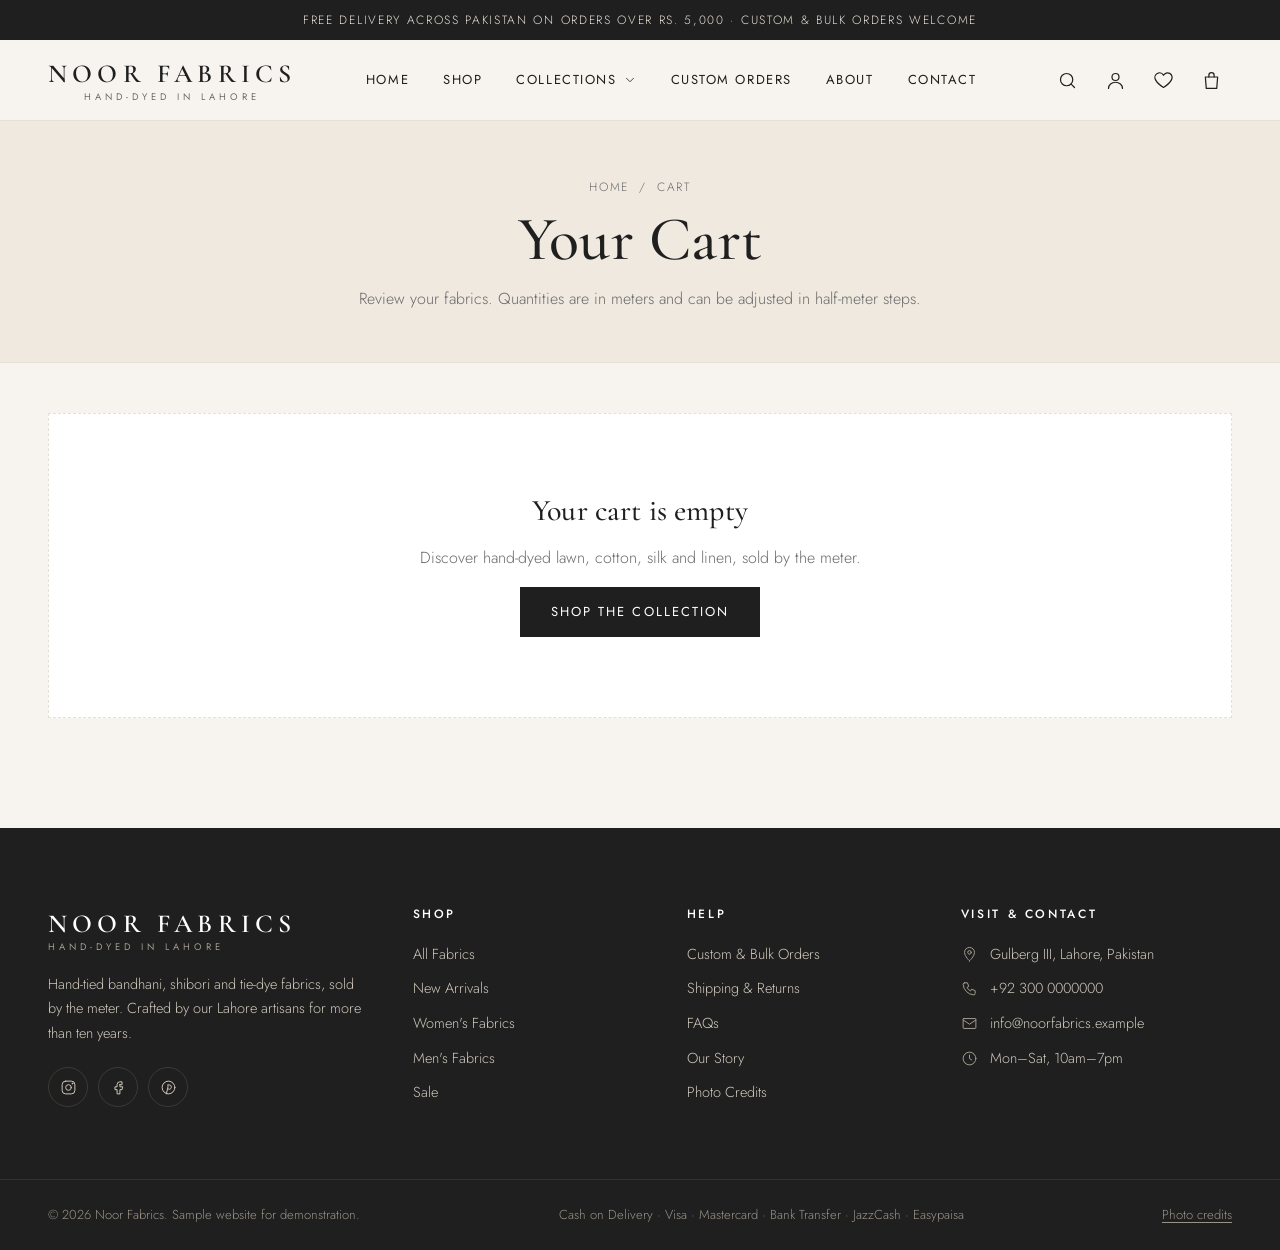
<file: cart.html>
<!doctype html>
<html lang="en" class="no-js">
<head>
<meta charset="utf-8">
<meta name="viewport" content="width=device-width, initial-scale=1">
<title>Your Cart | Noor Fabrics</title>
<meta name="description" content="Noor Fabrics: hand-tied bandhani, shibori and tie-dye fabric by the meter, handcrafted in Lahore, Pakistan.">
<link rel="preconnect" href="https://fonts.googleapis.com"><link rel="preconnect" href="https://fonts.gstatic.com" crossorigin>
<link href="https://fonts.googleapis.com/css2?family=Cormorant+Garamond:ital,wght@0,500;0,600;1,500&family=Jost:wght@300;400;500&display=swap" rel="stylesheet">
<link rel="stylesheet" href="styles.css">
<link rel="icon" href="data:image/svg+xml,%3Csvg xmlns='http://www.w3.org/2000/svg' viewBox='0 0 32 32'%3E%3Crect width='32' height='32' fill='%231F1F1F'/%3E%3Ctext x='16' y='23' text-anchor='middle' font-family='Georgia' font-size='20' fill='%23F7F4EF'%3EN%3C/text%3E%3C/svg%3E">
</head>
<body>
<a class="skip" href="#main">Skip to content</a>
<div class="announce">Free delivery across Pakistan on orders over Rs. 5,000 &middot; Custom &amp; bulk orders welcome</div>
<header class="header">
 <div class="wrap header__inner">
  <button class="tool burger" type="button" aria-label="Open menu" aria-expanded="false" aria-controls="mnav"><svg class="icon" viewBox="0 0 24 24" aria-hidden="true"><path d="M3 7h18M3 12h18M3 17h18"/></svg></button>
  <nav class="nav" aria-label="Main"><ul class="nav__list"><li><a href="index.html">Home</a></li><li><a href="shop.html">Shop</a></li><li class="has-drop"><button type="button" aria-expanded="false" aria-haspopup="true">Collections <svg class="icon" viewBox="0 0 24 24" aria-hidden="true"><path d="m6 9 6 6 6-6"/></svg></button><div class="dropdown"><span class="dd-label">Fabric</span><a href="shop.html?cat=lawn">Lawn</a><a href="shop.html?cat=cotton">Cotton</a><a href="shop.html?cat=silk">Silk</a><a href="shop.html?cat=linen">Linen</a><a href="shop.html?cat=chiffon">Chiffon</a><span class="dd-label">Shop for</span><a href="shop.html?cat=men">Men's Fabrics</a><a href="shop.html?cat=women">Women's Fabrics</a><a href="shop.html?cat=new">New Arrivals</a><a href="shop.html?cat=sale">Sale</a><a href="gallery.html">Lookbook Gallery</a></div></li><li><a href="custom-order.html">Custom Orders</a></li><li><a href="about.html">About</a></li><li><a href="contact.html">Contact</a></li></ul></nav>
  <a class="logo" href="index.html" aria-label="Noor Fabrics home">Noor Fabrics<small>Hand-dyed in Lahore</small></a>
  <div class="tools">
   <a class="tool" href="shop.html" data-search-toggle aria-label="Search" aria-expanded="false"><svg class="icon" viewBox="0 0 24 24" aria-hidden="true"><circle cx="11" cy="11" r="7"/><path d="m20 20-3.5-3.5"/></svg></a>
   <a class="tool tool--hide-m" href="contact.html" data-account aria-label="Account"><svg class="icon" viewBox="0 0 24 24" aria-hidden="true"><circle cx="12" cy="8" r="4"/><path d="M4 21c0-4 3.6-7 8-7s8 3 8 7"/></svg></a>
   <a class="tool tool--hide-m" href="shop.html?wish=1" aria-label="Wishlist"><svg class="icon" viewBox="0 0 24 24" aria-hidden="true"><path d="M12 20s-7-4.4-9.2-9A5 5 0 0 1 12 6a5 5 0 0 1 9.2 5c-2.2 4.6-9.2 9-9.2 9z"/></svg><span class="count" data-wish-count data-zero="true">0</span></a>
   <a class="tool" href="cart.html" data-open-cart aria-label="Cart"><svg class="icon" viewBox="0 0 24 24" aria-hidden="true"><path d="M5 8h14l-1 13H6L5 8z"/><path d="M9 8V6a3 3 0 0 1 6 0v2"/></svg><span class="count" data-cart-count data-zero="true">0</span></a>
  </div>
 </div>
 <div class="search-panel"><div class="wrap"><form action="shop.html" method="get" role="search"><label class="sr-only" for="q">Search fabrics</label><svg class="icon" viewBox="0 0 24 24" aria-hidden="true"><circle cx="11" cy="11" r="7"/><path d="m20 20-3.5-3.5"/></svg><input id="q" name="q" type="search" placeholder="Search bandhani, indigo, silk..." autocomplete="off"><button class="btn" type="submit">Search</button></form></div></div>
</header>
<div class="mnav" id="mnav"><div class="mnav__bg"></div><div class="mnav__panel" role="dialog" aria-modal="true" aria-label="Menu">
 <div class="top"><span class="logo" style="font-size:20px">Noor Fabrics</span><button class="tool mnav__close" type="button" aria-label="Close menu"><svg class="icon" viewBox="0 0 24 24" aria-hidden="true"><path d="M6 6l12 12M18 6 6 18"/></svg></button></div>
 <nav aria-label="Mobile"><a href="index.html">Home</a><a href="shop.html">Shop</a><a class="sub" href="shop.html?cat=lawn">Lawn</a><a class="sub" href="shop.html?cat=cotton">Cotton</a><a class="sub" href="shop.html?cat=silk">Silk</a><a class="sub" href="shop.html?cat=linen">Linen</a><a class="sub" href="shop.html?cat=chiffon">Chiffon</a><a href="custom-order.html">Custom Orders</a><a href="about.html">About</a><a href="contact.html">Contact</a><a href="gallery.html">Gallery</a><a href="shop.html?wish=1">Wishlist</a><a href="cart.html">Cart</a></nav>
 <div class="mnav__contact"><p><svg class="icon" viewBox="0 0 24 24" aria-hidden="true"><path d="M5 4h4l2 5-2.5 1.5a11 11 0 0 0 5 5L15 13l5 2v4a2 2 0 0 1-2 2A16 16 0 0 1 3 6a2 2 0 0 1 2-2z"/></svg> +92 300 0000000</p><p><svg class="icon" viewBox="0 0 24 24" aria-hidden="true"><rect x="3" y="5" width="18" height="14" rx="1"/><path d="m3 7 9 6 9-6"/></svg> info@noorfabrics.example</p></div>
</div></div>
<main id="main">
<section class="page-head"><div class="wrap"><nav class="crumbs" aria-label="Breadcrumb"><a href="index.html">Home</a><span aria-hidden="true">/</span><span>Cart</span></nav><h1>Your Cart</h1><p>Review your fabrics. Quantities are in meters and can be adjusted in half-meter steps.</p></div></section>
<div class="wrap cart-layout" data-cart-page><noscript><p>Please enable JavaScript to use the cart.</p></noscript></div>
</main>
<footer class="footer">
 <div class="wrap footer__grid">
  <div><a class="logo" href="index.html">Noor Fabrics<small>Hand-dyed in Lahore</small></a>
   <p>Hand-tied bandhani, shibori and tie-dye fabrics, sold by the meter. Crafted by our Lahore artisans for more than ten years.</p>
   <div class="socials"><a href="gallery.html" aria-label="Instagram"><svg class="icon" viewBox="0 0 24 24" aria-hidden="true"><rect x="3" y="3" width="18" height="18" rx="5"/><circle cx="12" cy="12" r="4"/><circle cx="17.5" cy="6.5" r=".6" fill="currentColor"/></svg></a><a href="gallery.html" aria-label="Facebook"><svg class="icon" viewBox="0 0 24 24" aria-hidden="true"><path d="M14 8h3V4h-3a4 4 0 0 0-4 4v3H7v4h3v6h4v-6h3l1-4h-4V8z"/></svg></a><a href="gallery.html" aria-label="Pinterest"><svg class="icon" viewBox="0 0 24 24" aria-hidden="true"><circle cx="12" cy="12" r="9"/><path d="M10.5 8.5c3-1.2 6 .3 5.5 3.3-.4 2.4-2.6 3.5-4.2 2.4M11.5 10l-2.5 11"/></svg></a></div></div>
  <div><h4>Shop</h4><ul><li><a href="shop.html">All Fabrics</a></li><li><a href="shop.html?cat=new">New Arrivals</a></li><li><a href="shop.html?cat=women">Women's Fabrics</a></li><li><a href="shop.html?cat=men">Men's Fabrics</a></li><li><a href="shop.html?cat=sale">Sale</a></li></ul></div>
  <div><h4>Help</h4><ul><li><a href="custom-order.html">Custom &amp; Bulk Orders</a></li><li><a href="contact.html#faq">Shipping &amp; Returns</a></li><li><a href="contact.html#faq">FAQs</a></li><li><a href="about.html">Our Story</a></li><li><a href="about.html#credits">Photo Credits</a></li></ul></div>
  <div><h4>Visit &amp; Contact</h4><ul class="footer__contact"><li><svg class="icon" viewBox="0 0 24 24" aria-hidden="true"><path d="M12 21s-7-6.2-7-12a7 7 0 0 1 14 0c0 5.8-7 12-7 12z"/><circle cx="12" cy="9" r="2.5"/></svg><span>Gulberg III, Lahore, Pakistan</span></li><li><svg class="icon" viewBox="0 0 24 24" aria-hidden="true"><path d="M5 4h4l2 5-2.5 1.5a11 11 0 0 0 5 5L15 13l5 2v4a2 2 0 0 1-2 2A16 16 0 0 1 3 6a2 2 0 0 1 2-2z"/></svg><a href="tel:+923000000000">+92 300 0000000</a></li><li><svg class="icon" viewBox="0 0 24 24" aria-hidden="true"><rect x="3" y="5" width="18" height="14" rx="1"/><path d="m3 7 9 6 9-6"/></svg><a href="mailto:info@noorfabrics.example">info@noorfabrics.example</a></li><li><svg class="icon" viewBox="0 0 24 24" aria-hidden="true"><circle cx="12" cy="12" r="9"/><path d="M12 7v5l3 2"/></svg><span>Mon&ndash;Sat, 10am&ndash;7pm</span></li></ul></div>
 </div>
 <div class="wrap footer__bottom"><span>&copy; 2026 Noor Fabrics. Sample website for demonstration.</span><span>Cash on Delivery &middot; Visa &middot; Mastercard &middot; Bank Transfer &middot; JazzCash &middot; Easypaisa</span><a href="about.html#credits">Photo credits</a></div>
</footer>
<div class="drawer" aria-hidden="true"><div class="drawer__bg" data-close-drawer></div>
 <aside class="drawer__panel" role="dialog" aria-modal="true" aria-label="Shopping cart">
  <div class="drawer__top"><h2>Your Cart</h2><button class="tool drawer__close" type="button" data-close-drawer aria-label="Close cart"><svg class="icon" viewBox="0 0 24 24" aria-hidden="true"><path d="M6 6l12 12M18 6 6 18"/></svg></button></div>
  <div class="drawer__items"></div>
  <div class="drawer__foot" hidden><div class="sum-row"><span>Subtotal</span><span data-d-sub></span></div><p data-d-note></p><a class="btn btn--accent btn--block" href="checkout.html">Checkout</a><a class="btn btn--ghost btn--block" href="cart.html">View Cart</a></div>
 </aside></div>
<script src="main.js"></script>
</body>
</html>
</file>
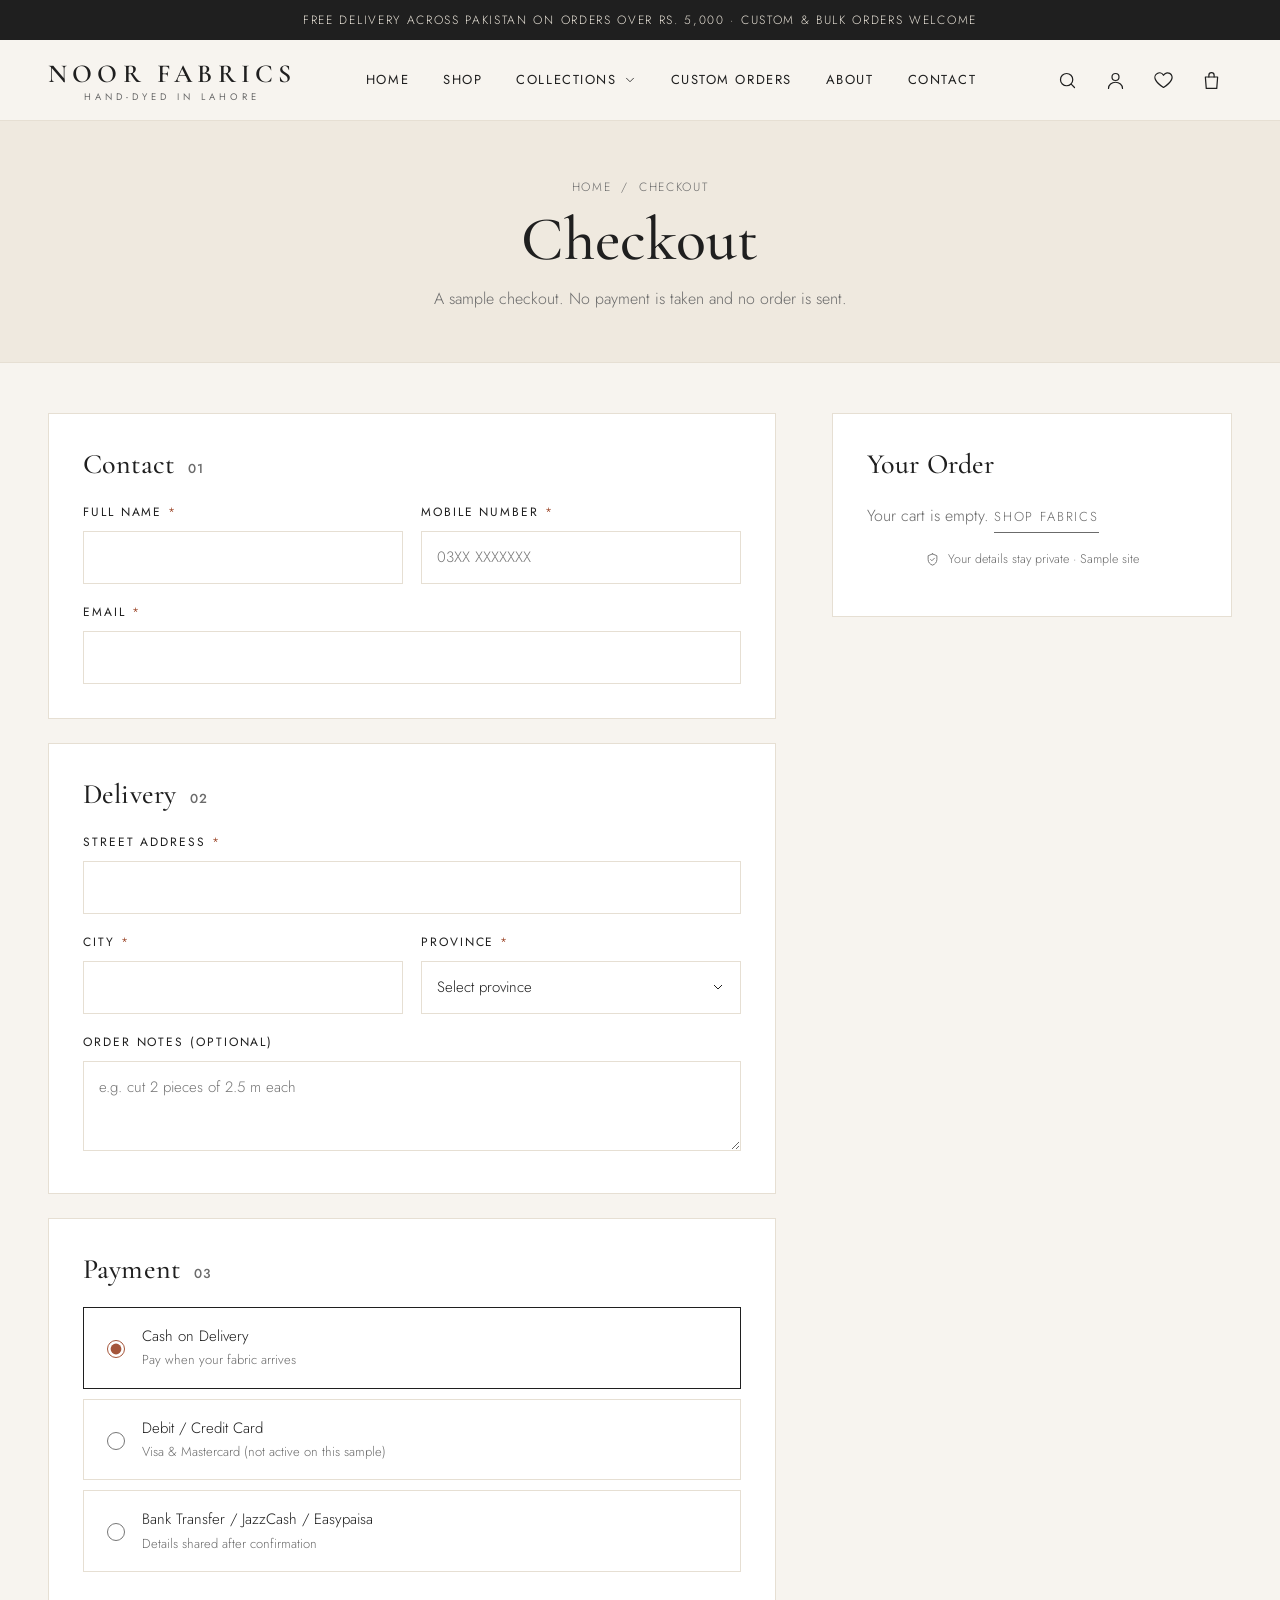
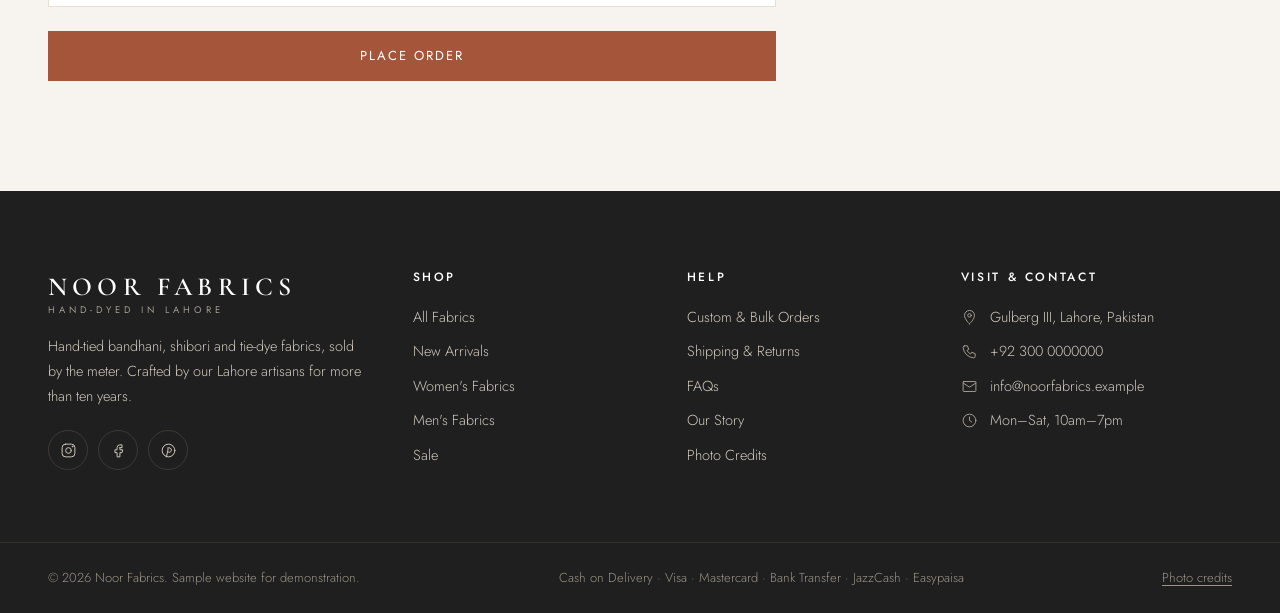
<file: checkout.html>
<!doctype html>
<html lang="en" class="no-js">
<head>
<meta charset="utf-8">
<meta name="viewport" content="width=device-width, initial-scale=1">
<title>Checkout | Noor Fabrics</title>
<meta name="description" content="Noor Fabrics: hand-tied bandhani, shibori and tie-dye fabric by the meter, handcrafted in Lahore, Pakistan.">
<link rel="preconnect" href="https://fonts.googleapis.com"><link rel="preconnect" href="https://fonts.gstatic.com" crossorigin>
<link href="https://fonts.googleapis.com/css2?family=Cormorant+Garamond:ital,wght@0,500;0,600;1,500&family=Jost:wght@300;400;500&display=swap" rel="stylesheet">
<link rel="stylesheet" href="styles.css">
<link rel="icon" href="data:image/svg+xml,%3Csvg xmlns='http://www.w3.org/2000/svg' viewBox='0 0 32 32'%3E%3Crect width='32' height='32' fill='%231F1F1F'/%3E%3Ctext x='16' y='23' text-anchor='middle' font-family='Georgia' font-size='20' fill='%23F7F4EF'%3EN%3C/text%3E%3C/svg%3E">
</head>
<body>
<a class="skip" href="#main">Skip to content</a>
<div class="announce">Free delivery across Pakistan on orders over Rs. 5,000 &middot; Custom &amp; bulk orders welcome</div>
<header class="header">
 <div class="wrap header__inner">
  <button class="tool burger" type="button" aria-label="Open menu" aria-expanded="false" aria-controls="mnav"><svg class="icon" viewBox="0 0 24 24" aria-hidden="true"><path d="M3 7h18M3 12h18M3 17h18"/></svg></button>
  <nav class="nav" aria-label="Main"><ul class="nav__list"><li><a href="index.html">Home</a></li><li><a href="shop.html">Shop</a></li><li class="has-drop"><button type="button" aria-expanded="false" aria-haspopup="true">Collections <svg class="icon" viewBox="0 0 24 24" aria-hidden="true"><path d="m6 9 6 6 6-6"/></svg></button><div class="dropdown"><span class="dd-label">Fabric</span><a href="shop.html?cat=lawn">Lawn</a><a href="shop.html?cat=cotton">Cotton</a><a href="shop.html?cat=silk">Silk</a><a href="shop.html?cat=linen">Linen</a><a href="shop.html?cat=chiffon">Chiffon</a><span class="dd-label">Shop for</span><a href="shop.html?cat=men">Men's Fabrics</a><a href="shop.html?cat=women">Women's Fabrics</a><a href="shop.html?cat=new">New Arrivals</a><a href="shop.html?cat=sale">Sale</a><a href="gallery.html">Lookbook Gallery</a></div></li><li><a href="custom-order.html">Custom Orders</a></li><li><a href="about.html">About</a></li><li><a href="contact.html">Contact</a></li></ul></nav>
  <a class="logo" href="index.html" aria-label="Noor Fabrics home">Noor Fabrics<small>Hand-dyed in Lahore</small></a>
  <div class="tools">
   <a class="tool" href="shop.html" data-search-toggle aria-label="Search" aria-expanded="false"><svg class="icon" viewBox="0 0 24 24" aria-hidden="true"><circle cx="11" cy="11" r="7"/><path d="m20 20-3.5-3.5"/></svg></a>
   <a class="tool tool--hide-m" href="contact.html" data-account aria-label="Account"><svg class="icon" viewBox="0 0 24 24" aria-hidden="true"><circle cx="12" cy="8" r="4"/><path d="M4 21c0-4 3.6-7 8-7s8 3 8 7"/></svg></a>
   <a class="tool tool--hide-m" href="shop.html?wish=1" aria-label="Wishlist"><svg class="icon" viewBox="0 0 24 24" aria-hidden="true"><path d="M12 20s-7-4.4-9.2-9A5 5 0 0 1 12 6a5 5 0 0 1 9.2 5c-2.2 4.6-9.2 9-9.2 9z"/></svg><span class="count" data-wish-count data-zero="true">0</span></a>
   <a class="tool" href="cart.html" data-open-cart aria-label="Cart"><svg class="icon" viewBox="0 0 24 24" aria-hidden="true"><path d="M5 8h14l-1 13H6L5 8z"/><path d="M9 8V6a3 3 0 0 1 6 0v2"/></svg><span class="count" data-cart-count data-zero="true">0</span></a>
  </div>
 </div>
 <div class="search-panel"><div class="wrap"><form action="shop.html" method="get" role="search"><label class="sr-only" for="q">Search fabrics</label><svg class="icon" viewBox="0 0 24 24" aria-hidden="true"><circle cx="11" cy="11" r="7"/><path d="m20 20-3.5-3.5"/></svg><input id="q" name="q" type="search" placeholder="Search bandhani, indigo, silk..." autocomplete="off"><button class="btn" type="submit">Search</button></form></div></div>
</header>
<div class="mnav" id="mnav"><div class="mnav__bg"></div><div class="mnav__panel" role="dialog" aria-modal="true" aria-label="Menu">
 <div class="top"><span class="logo" style="font-size:20px">Noor Fabrics</span><button class="tool mnav__close" type="button" aria-label="Close menu"><svg class="icon" viewBox="0 0 24 24" aria-hidden="true"><path d="M6 6l12 12M18 6 6 18"/></svg></button></div>
 <nav aria-label="Mobile"><a href="index.html">Home</a><a href="shop.html">Shop</a><a class="sub" href="shop.html?cat=lawn">Lawn</a><a class="sub" href="shop.html?cat=cotton">Cotton</a><a class="sub" href="shop.html?cat=silk">Silk</a><a class="sub" href="shop.html?cat=linen">Linen</a><a class="sub" href="shop.html?cat=chiffon">Chiffon</a><a href="custom-order.html">Custom Orders</a><a href="about.html">About</a><a href="contact.html">Contact</a><a href="gallery.html">Gallery</a><a href="shop.html?wish=1">Wishlist</a><a href="cart.html">Cart</a></nav>
 <div class="mnav__contact"><p><svg class="icon" viewBox="0 0 24 24" aria-hidden="true"><path d="M5 4h4l2 5-2.5 1.5a11 11 0 0 0 5 5L15 13l5 2v4a2 2 0 0 1-2 2A16 16 0 0 1 3 6a2 2 0 0 1 2-2z"/></svg> +92 300 0000000</p><p><svg class="icon" viewBox="0 0 24 24" aria-hidden="true"><rect x="3" y="5" width="18" height="14" rx="1"/><path d="m3 7 9 6 9-6"/></svg> info@noorfabrics.example</p></div>
</div></div>
<main id="main">
<section class="page-head"><div class="wrap"><nav class="crumbs" aria-label="Breadcrumb"><a href="index.html">Home</a><span aria-hidden="true">/</span><span>Checkout</span></nav><h1>Checkout</h1><p>A sample checkout. No payment is taken and no order is sent.</p></div></section>
<div class="wrap checkout" data-co-wrap>
 <form data-checkout novalidate>
  <div class="co-block"><h2>Contact <span>01</span></h2><div class="form">
   <div class="form-row"><div class="field"><label for="co-name">Full name <span class="req">*</span></label><input id="co-name" name="co-name" type="text" required autocomplete="name" minlength="3"><span class="err-msg">Please enter your full name.</span></div><div class="field"><label for="co-phone">Mobile number <span class="req">*</span></label><input id="co-phone" name="co-phone" type="tel" required autocomplete="tel" placeholder="03XX XXXXXXX" data-phone><span class="err-msg">Enter a valid Pakistani mobile, e.g. 0300 1234567.</span></div></div>
   <div class="field"><label for="co-email">Email <span class="req">*</span></label><input id="co-email" name="co-email" type="email" required autocomplete="email"><span class="err-msg">Please enter a valid email address.</span></div></div></div>
  <div class="co-block"><h2>Delivery <span>02</span></h2><div class="form">
   <div class="field"><label for="co-address">Street address <span class="req">*</span></label><input id="co-address" name="co-address" type="text" required autocomplete="street-address" minlength="6"><span class="err-msg">Please enter your full address.</span></div>
   <div class="form-row"><div class="field"><label for="co-city">City <span class="req">*</span></label><input id="co-city" name="co-city" type="text" required autocomplete="address-level2"><span class="err-msg">Please enter your city.</span></div><div class="field"><label for="co-prov">Province <span class="req">*</span></label><select id="co-prov" required><option value="">Select province</option><option>Punjab</option><option>Sindh</option><option>Khyber Pakhtunkhwa</option><option>Balochistan</option><option>Islamabad Capital Territory</option><option>Gilgit-Baltistan</option><option>Azad Kashmir</option></select><span class="err-msg">Please choose a province.</span></div></div>
   <div class="field"><label for="co-notes">Order notes (optional)</label><textarea id="co-notes" placeholder="e.g. cut 2 pieces of 2.5 m each" style="min-height:90px"></textarea></div></div></div>
  <div class="co-block"><h2>Payment <span>03</span></h2><div class="pay-opts" role="radiogroup" aria-label="Payment method">
   <label class="pay-opt"><input type="radio" name="pay" value="cod" checked><span>Cash on Delivery<small>Pay when your fabric arrives</small></span></label>
   <label class="pay-opt"><input type="radio" name="pay" value="card"><span>Debit / Credit Card<small>Visa &amp; Mastercard (not active on this sample)</small></span></label>
   <label class="pay-opt"><input type="radio" name="pay" value="bank"><span>Bank Transfer / JazzCash / Easypaisa<small>Details shared after confirmation</small></span></label></div></div>
  <button class="btn btn--accent btn--block" type="submit">Place Order</button>
 </form>
 <aside class="summary" aria-label="Order summary"><h2>Your Order</h2><div data-co-summary></div><p class="pay-note"><svg class="icon" viewBox="0 0 24 24" aria-hidden="true"><path d="M12 3 5 6v6c0 4.5 3 7.7 7 9 4-1.3 7-4.5 7-9V6l-7-3z"/><path d="m9 12 2 2 4-4"/></svg> Your details stay private &middot; Sample site</p></aside>
</div>
</main>
<footer class="footer">
 <div class="wrap footer__grid">
  <div><a class="logo" href="index.html">Noor Fabrics<small>Hand-dyed in Lahore</small></a>
   <p>Hand-tied bandhani, shibori and tie-dye fabrics, sold by the meter. Crafted by our Lahore artisans for more than ten years.</p>
   <div class="socials"><a href="gallery.html" aria-label="Instagram"><svg class="icon" viewBox="0 0 24 24" aria-hidden="true"><rect x="3" y="3" width="18" height="18" rx="5"/><circle cx="12" cy="12" r="4"/><circle cx="17.5" cy="6.5" r=".6" fill="currentColor"/></svg></a><a href="gallery.html" aria-label="Facebook"><svg class="icon" viewBox="0 0 24 24" aria-hidden="true"><path d="M14 8h3V4h-3a4 4 0 0 0-4 4v3H7v4h3v6h4v-6h3l1-4h-4V8z"/></svg></a><a href="gallery.html" aria-label="Pinterest"><svg class="icon" viewBox="0 0 24 24" aria-hidden="true"><circle cx="12" cy="12" r="9"/><path d="M10.5 8.5c3-1.2 6 .3 5.5 3.3-.4 2.4-2.6 3.5-4.2 2.4M11.5 10l-2.5 11"/></svg></a></div></div>
  <div><h4>Shop</h4><ul><li><a href="shop.html">All Fabrics</a></li><li><a href="shop.html?cat=new">New Arrivals</a></li><li><a href="shop.html?cat=women">Women's Fabrics</a></li><li><a href="shop.html?cat=men">Men's Fabrics</a></li><li><a href="shop.html?cat=sale">Sale</a></li></ul></div>
  <div><h4>Help</h4><ul><li><a href="custom-order.html">Custom &amp; Bulk Orders</a></li><li><a href="contact.html#faq">Shipping &amp; Returns</a></li><li><a href="contact.html#faq">FAQs</a></li><li><a href="about.html">Our Story</a></li><li><a href="about.html#credits">Photo Credits</a></li></ul></div>
  <div><h4>Visit &amp; Contact</h4><ul class="footer__contact"><li><svg class="icon" viewBox="0 0 24 24" aria-hidden="true"><path d="M12 21s-7-6.2-7-12a7 7 0 0 1 14 0c0 5.8-7 12-7 12z"/><circle cx="12" cy="9" r="2.5"/></svg><span>Gulberg III, Lahore, Pakistan</span></li><li><svg class="icon" viewBox="0 0 24 24" aria-hidden="true"><path d="M5 4h4l2 5-2.5 1.5a11 11 0 0 0 5 5L15 13l5 2v4a2 2 0 0 1-2 2A16 16 0 0 1 3 6a2 2 0 0 1 2-2z"/></svg><a href="tel:+923000000000">+92 300 0000000</a></li><li><svg class="icon" viewBox="0 0 24 24" aria-hidden="true"><rect x="3" y="5" width="18" height="14" rx="1"/><path d="m3 7 9 6 9-6"/></svg><a href="mailto:info@noorfabrics.example">info@noorfabrics.example</a></li><li><svg class="icon" viewBox="0 0 24 24" aria-hidden="true"><circle cx="12" cy="12" r="9"/><path d="M12 7v5l3 2"/></svg><span>Mon&ndash;Sat, 10am&ndash;7pm</span></li></ul></div>
 </div>
 <div class="wrap footer__bottom"><span>&copy; 2026 Noor Fabrics. Sample website for demonstration.</span><span>Cash on Delivery &middot; Visa &middot; Mastercard &middot; Bank Transfer &middot; JazzCash &middot; Easypaisa</span><a href="about.html#credits">Photo credits</a></div>
</footer>
<div class="drawer" aria-hidden="true"><div class="drawer__bg" data-close-drawer></div>
 <aside class="drawer__panel" role="dialog" aria-modal="true" aria-label="Shopping cart">
  <div class="drawer__top"><h2>Your Cart</h2><button class="tool drawer__close" type="button" data-close-drawer aria-label="Close cart"><svg class="icon" viewBox="0 0 24 24" aria-hidden="true"><path d="M6 6l12 12M18 6 6 18"/></svg></button></div>
  <div class="drawer__items"></div>
  <div class="drawer__foot" hidden><div class="sum-row"><span>Subtotal</span><span data-d-sub></span></div><p data-d-note></p><a class="btn btn--accent btn--block" href="checkout.html">Checkout</a><a class="btn btn--ghost btn--block" href="cart.html">View Cart</a></div>
 </aside></div>
<script src="main.js"></script>
</body>
</html>
</file>
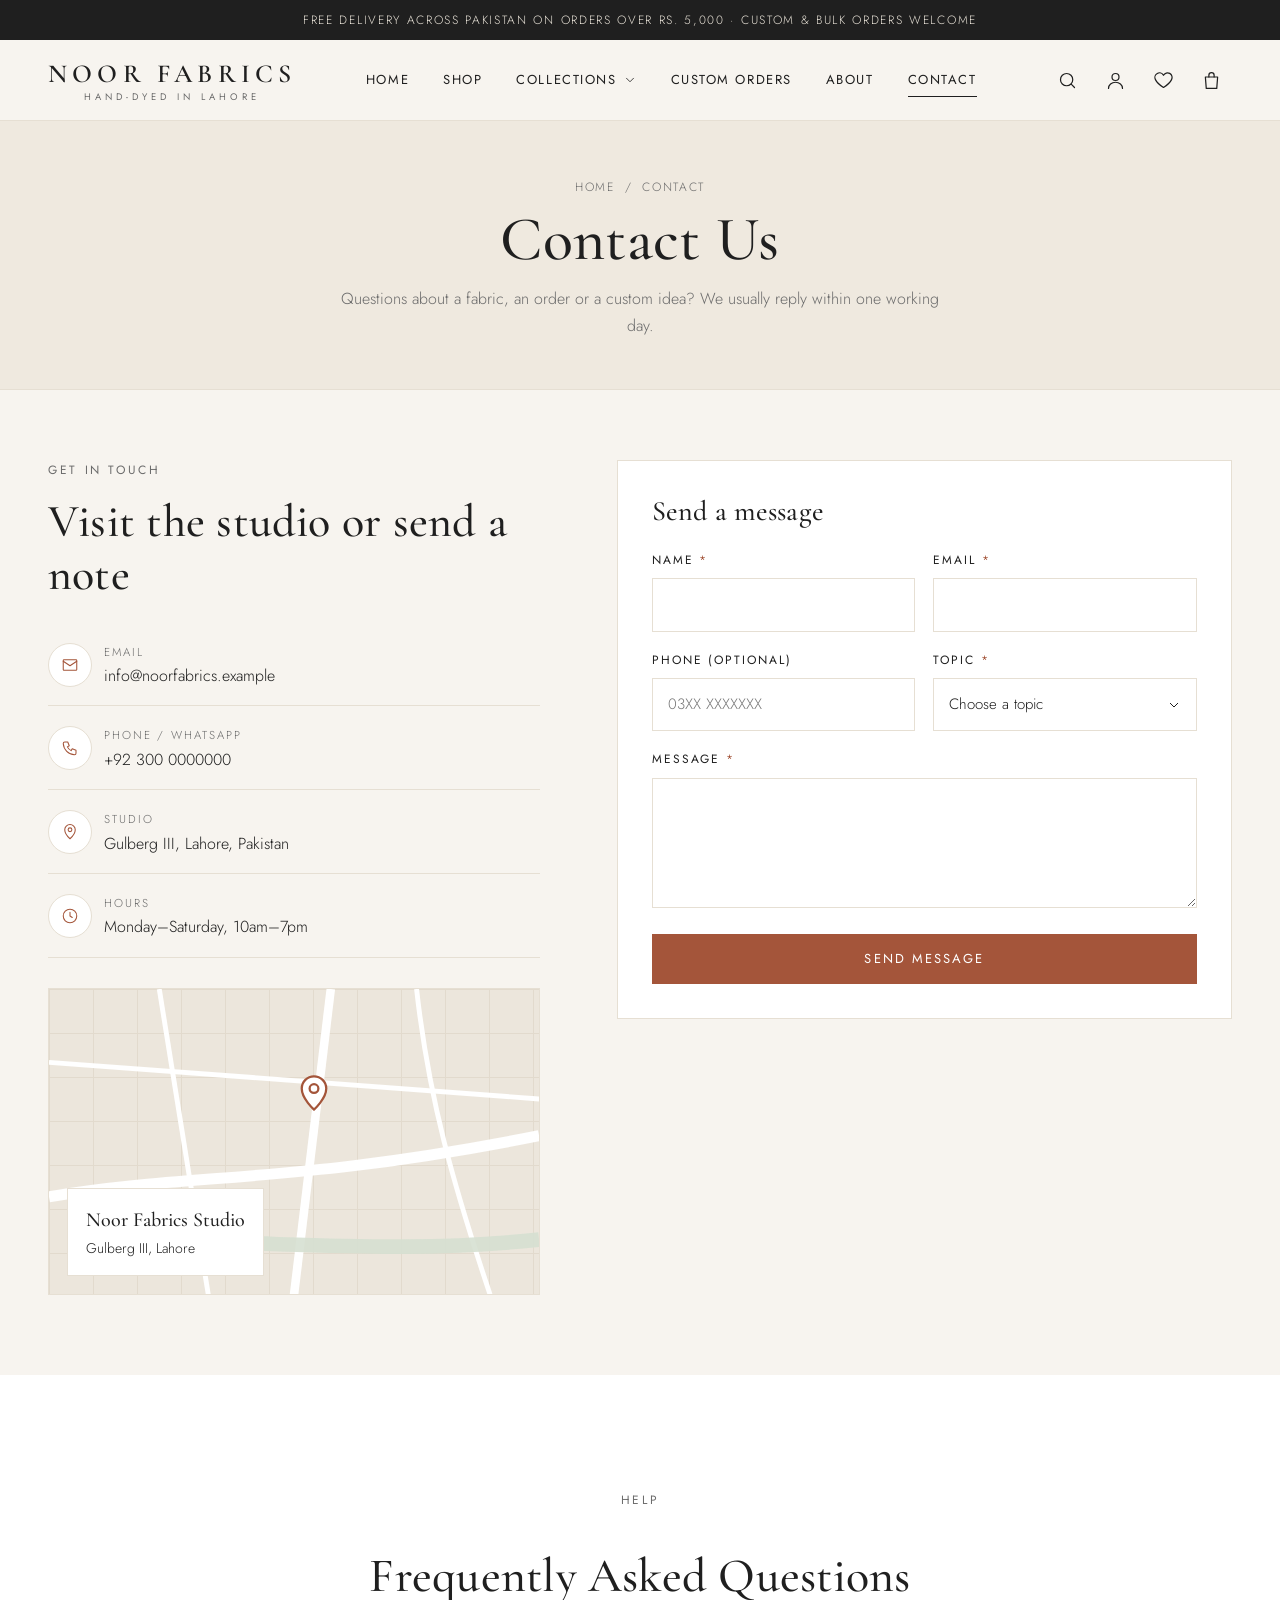
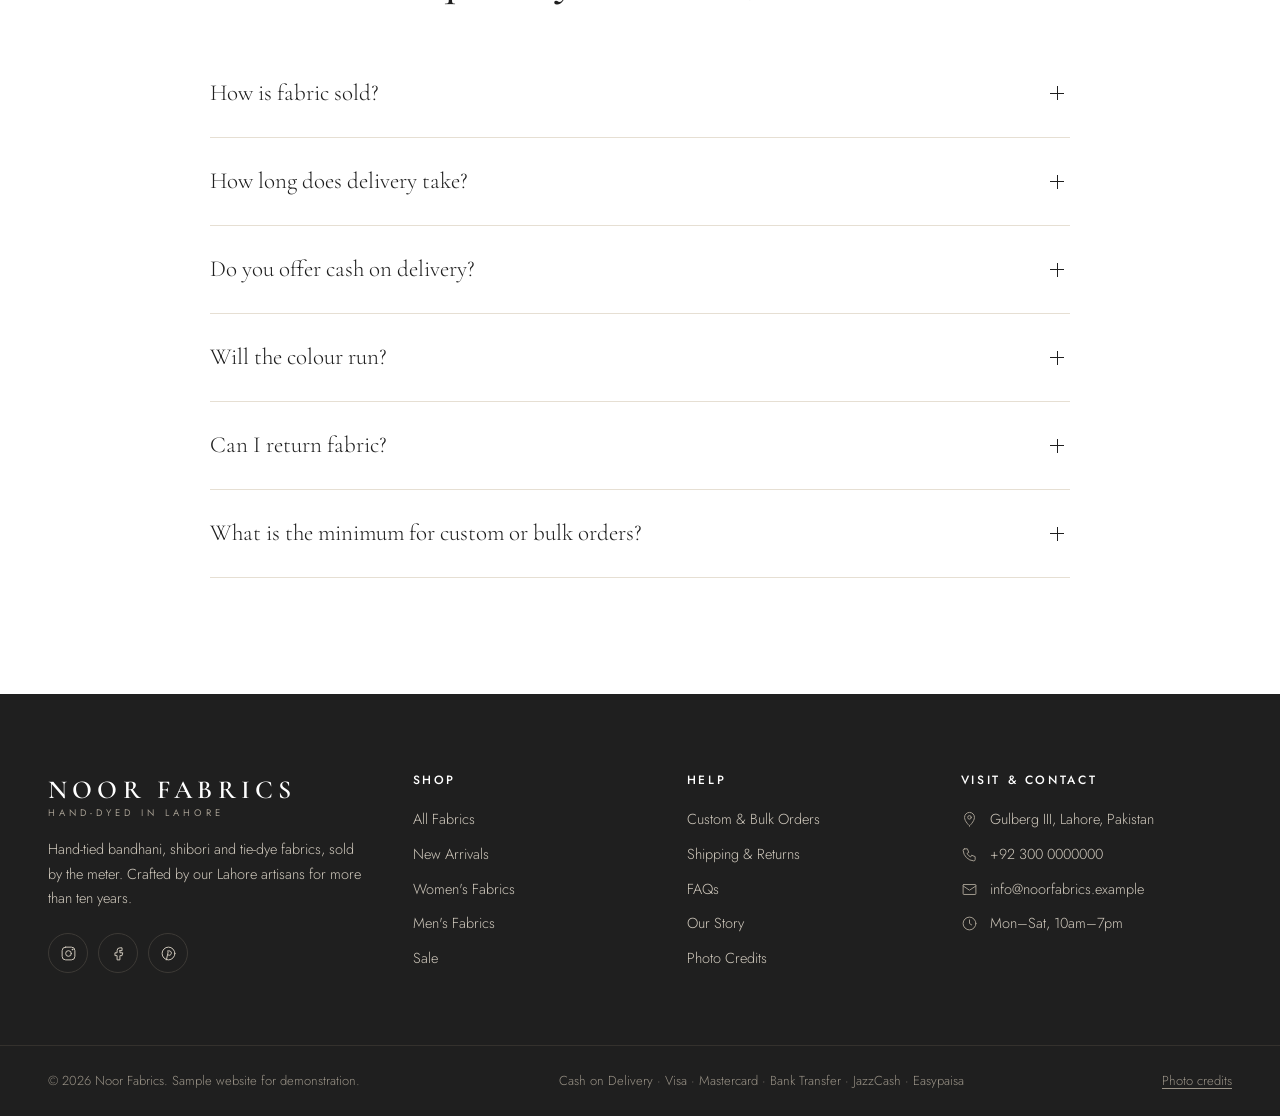
<file: contact.html>
<!doctype html>
<html lang="en" class="no-js">
<head>
<meta charset="utf-8">
<meta name="viewport" content="width=device-width, initial-scale=1">
<title>Contact | Noor Fabrics</title>
<meta name="description" content="Noor Fabrics: hand-tied bandhani, shibori and tie-dye fabric by the meter, handcrafted in Lahore, Pakistan.">
<link rel="preconnect" href="https://fonts.googleapis.com"><link rel="preconnect" href="https://fonts.gstatic.com" crossorigin>
<link href="https://fonts.googleapis.com/css2?family=Cormorant+Garamond:ital,wght@0,500;0,600;1,500&family=Jost:wght@300;400;500&display=swap" rel="stylesheet">
<link rel="stylesheet" href="styles.css">
<link rel="icon" href="data:image/svg+xml,%3Csvg xmlns='http://www.w3.org/2000/svg' viewBox='0 0 32 32'%3E%3Crect width='32' height='32' fill='%231F1F1F'/%3E%3Ctext x='16' y='23' text-anchor='middle' font-family='Georgia' font-size='20' fill='%23F7F4EF'%3EN%3C/text%3E%3C/svg%3E">
</head>
<body>
<a class="skip" href="#main">Skip to content</a>
<div class="announce">Free delivery across Pakistan on orders over Rs. 5,000 &middot; Custom &amp; bulk orders welcome</div>
<header class="header">
 <div class="wrap header__inner">
  <button class="tool burger" type="button" aria-label="Open menu" aria-expanded="false" aria-controls="mnav"><svg class="icon" viewBox="0 0 24 24" aria-hidden="true"><path d="M3 7h18M3 12h18M3 17h18"/></svg></button>
  <nav class="nav" aria-label="Main"><ul class="nav__list"><li><a href="index.html">Home</a></li><li><a href="shop.html">Shop</a></li><li class="has-drop"><button type="button" aria-expanded="false" aria-haspopup="true">Collections <svg class="icon" viewBox="0 0 24 24" aria-hidden="true"><path d="m6 9 6 6 6-6"/></svg></button><div class="dropdown"><span class="dd-label">Fabric</span><a href="shop.html?cat=lawn">Lawn</a><a href="shop.html?cat=cotton">Cotton</a><a href="shop.html?cat=silk">Silk</a><a href="shop.html?cat=linen">Linen</a><a href="shop.html?cat=chiffon">Chiffon</a><span class="dd-label">Shop for</span><a href="shop.html?cat=men">Men's Fabrics</a><a href="shop.html?cat=women">Women's Fabrics</a><a href="shop.html?cat=new">New Arrivals</a><a href="shop.html?cat=sale">Sale</a><a href="gallery.html">Lookbook Gallery</a></div></li><li><a href="custom-order.html">Custom Orders</a></li><li><a href="about.html">About</a></li><li><a href="contact.html" aria-current="page">Contact</a></li></ul></nav>
  <a class="logo" href="index.html" aria-label="Noor Fabrics home">Noor Fabrics<small>Hand-dyed in Lahore</small></a>
  <div class="tools">
   <a class="tool" href="shop.html" data-search-toggle aria-label="Search" aria-expanded="false"><svg class="icon" viewBox="0 0 24 24" aria-hidden="true"><circle cx="11" cy="11" r="7"/><path d="m20 20-3.5-3.5"/></svg></a>
   <a class="tool tool--hide-m" href="contact.html" data-account aria-label="Account"><svg class="icon" viewBox="0 0 24 24" aria-hidden="true"><circle cx="12" cy="8" r="4"/><path d="M4 21c0-4 3.6-7 8-7s8 3 8 7"/></svg></a>
   <a class="tool tool--hide-m" href="shop.html?wish=1" aria-label="Wishlist"><svg class="icon" viewBox="0 0 24 24" aria-hidden="true"><path d="M12 20s-7-4.4-9.2-9A5 5 0 0 1 12 6a5 5 0 0 1 9.2 5c-2.2 4.6-9.2 9-9.2 9z"/></svg><span class="count" data-wish-count data-zero="true">0</span></a>
   <a class="tool" href="cart.html" data-open-cart aria-label="Cart"><svg class="icon" viewBox="0 0 24 24" aria-hidden="true"><path d="M5 8h14l-1 13H6L5 8z"/><path d="M9 8V6a3 3 0 0 1 6 0v2"/></svg><span class="count" data-cart-count data-zero="true">0</span></a>
  </div>
 </div>
 <div class="search-panel"><div class="wrap"><form action="shop.html" method="get" role="search"><label class="sr-only" for="q">Search fabrics</label><svg class="icon" viewBox="0 0 24 24" aria-hidden="true"><circle cx="11" cy="11" r="7"/><path d="m20 20-3.5-3.5"/></svg><input id="q" name="q" type="search" placeholder="Search bandhani, indigo, silk..." autocomplete="off"><button class="btn" type="submit">Search</button></form></div></div>
</header>
<div class="mnav" id="mnav"><div class="mnav__bg"></div><div class="mnav__panel" role="dialog" aria-modal="true" aria-label="Menu">
 <div class="top"><span class="logo" style="font-size:20px">Noor Fabrics</span><button class="tool mnav__close" type="button" aria-label="Close menu"><svg class="icon" viewBox="0 0 24 24" aria-hidden="true"><path d="M6 6l12 12M18 6 6 18"/></svg></button></div>
 <nav aria-label="Mobile"><a href="index.html">Home</a><a href="shop.html">Shop</a><a class="sub" href="shop.html?cat=lawn">Lawn</a><a class="sub" href="shop.html?cat=cotton">Cotton</a><a class="sub" href="shop.html?cat=silk">Silk</a><a class="sub" href="shop.html?cat=linen">Linen</a><a class="sub" href="shop.html?cat=chiffon">Chiffon</a><a href="custom-order.html">Custom Orders</a><a href="about.html">About</a><a href="contact.html">Contact</a><a href="gallery.html">Gallery</a><a href="shop.html?wish=1">Wishlist</a><a href="cart.html">Cart</a></nav>
 <div class="mnav__contact"><p><svg class="icon" viewBox="0 0 24 24" aria-hidden="true"><path d="M5 4h4l2 5-2.5 1.5a11 11 0 0 0 5 5L15 13l5 2v4a2 2 0 0 1-2 2A16 16 0 0 1 3 6a2 2 0 0 1 2-2z"/></svg> +92 300 0000000</p><p><svg class="icon" viewBox="0 0 24 24" aria-hidden="true"><rect x="3" y="5" width="18" height="14" rx="1"/><path d="m3 7 9 6 9-6"/></svg> info@noorfabrics.example</p></div>
</div></div>
<main id="main">
<section class="page-head"><div class="wrap"><nav class="crumbs" aria-label="Breadcrumb"><a href="index.html">Home</a><span aria-hidden="true">/</span><span>Contact</span></nav><h1>Contact Us</h1><p>Questions about a fabric, an order or a custom idea? We usually reply within one working day.</p></div></section>
<div class="wrap contact">
 <div class="reveal"><span class="eyebrow">Get in touch</span><h2 style="font-size:clamp(34px,4vw,46px)">Visit the studio or send a note</h2>
  <ul class="info-list">
   <li><span class="ic"><svg class="icon" viewBox="0 0 24 24" aria-hidden="true"><rect x="3" y="5" width="18" height="14" rx="1"/><path d="m3 7 9 6 9-6"/></svg></span><div><small>Email</small><a href="mailto:info@noorfabrics.example">info@noorfabrics.example</a></div></li>
   <li><span class="ic"><svg class="icon" viewBox="0 0 24 24" aria-hidden="true"><path d="M5 4h4l2 5-2.5 1.5a11 11 0 0 0 5 5L15 13l5 2v4a2 2 0 0 1-2 2A16 16 0 0 1 3 6a2 2 0 0 1 2-2z"/></svg></span><div><small>Phone / WhatsApp</small><a href="tel:+923000000000">+92 300 0000000</a></div></li>
   <li><span class="ic"><svg class="icon" viewBox="0 0 24 24" aria-hidden="true"><path d="M12 21s-7-6.2-7-12a7 7 0 0 1 14 0c0 5.8-7 12-7 12z"/><circle cx="12" cy="9" r="2.5"/></svg></span><div><small>Studio</small>Gulberg III, Lahore, Pakistan</div></li>
   <li><span class="ic"><svg class="icon" viewBox="0 0 24 24" aria-hidden="true"><circle cx="12" cy="12" r="9"/><path d="M12 7v5l3 2"/></svg></span><div><small>Hours</small>Monday&ndash;Saturday, 10am&ndash;7pm</div></li></ul>
  <div class="map" role="img" aria-label="Map placeholder showing our studio in Lahore">
   <svg class="roads" viewBox="0 0 400 250" preserveAspectRatio="none" aria-hidden="true"><path d="M0 170 C120 150 200 160 400 120" stroke="#fff" stroke-width="9" fill="none"/><path d="M230 0 L200 250" stroke="#fff" stroke-width="7" fill="none"/><path d="M0 60 L400 90" stroke="#fff" stroke-width="4" fill="none"/><path d="M90 0 L130 250" stroke="#fff" stroke-width="4" fill="none"/><path d="M300 0 C310 90 330 160 360 250" stroke="#fff" stroke-width="4" fill="none"/><path d="M40 210 C140 200 260 220 400 205" stroke="#d6e0d2" stroke-width="12" fill="none" opacity=".9"/></svg>
   <div class="map__pin"><svg class="icon" viewBox="0 0 24 24" aria-hidden="true"><path d="M12 21s-7-6.2-7-12a7 7 0 0 1 14 0c0 5.8-7 12-7 12z"/><circle cx="12" cy="9" r="2.5"/></svg></div>
   <div class="map__card"><strong>Noor Fabrics Studio</strong>Gulberg III, Lahore</div></div>
 </div>
 <div class="reveal"><div class="co-block" style="margin:0"><h2>Send a message</h2>
  <form class="form" data-contact novalidate>
   <div class="form-row"><div class="field"><label for="c-name">Name <span class="req">*</span></label><input id="c-name" name="c-name" type="text" required autocomplete="name" minlength="2"><span class="err-msg">Please enter your name.</span></div><div class="field"><label for="c-email">Email <span class="req">*</span></label><input id="c-email" name="c-email" type="email" required autocomplete="email"><span class="err-msg">Please enter a valid email address.</span></div></div>
   <div class="form-row"><div class="field"><label for="c-phone">Phone (optional)</label><input id="c-phone" name="c-phone" type="tel" placeholder="03XX XXXXXXX" data-phone><span class="err-msg">Enter a valid Pakistani mobile number.</span></div><div class="field"><label for="c-topic">Topic <span class="req">*</span></label><select id="c-topic" required><option value="">Choose a topic</option><option>Product question</option><option>Order &amp; delivery</option><option>Custom or bulk order</option><option>Returns</option><option>Something else</option></select><span class="err-msg">Please choose a topic.</span></div></div>
   <div class="field"><label for="c-msg">Message <span class="req">*</span></label><textarea id="c-msg" required minlength="10"></textarea><span class="err-msg">Please write a message (at least 10 characters).</span></div>
   <button class="btn btn--accent" type="submit">Send Message</button></form></div></div>
</div>
<section class="section section--white" id="faq"><div class="wrap"><div class="sec-head sec-head--center reveal"><span class="eyebrow">Help</span><h2>Frequently Asked Questions</h2></div><div class="faq"><details class="reveal"><summary>How is fabric sold?</summary><p>All fabric is sold by the meter, in half-meter steps, with a minimum of 1 meter. Your order is cut as one continuous length unless you ask us to cut separate pieces.</p></details><details class="reveal"><summary>How long does delivery take?</summary><p>Lahore orders arrive in 1–2 working days and the rest of Pakistan in 3–5 working days. Delivery is free over Rs. 5,000, otherwise a flat Rs. 250.</p></details><details class="reveal"><summary>Do you offer cash on delivery?</summary><p>Yes, cash on delivery is available nationwide. You can also pay by card, bank transfer, JazzCash or Easypaisa.</p></details><details class="reveal"><summary>Will the colour run?</summary><p>Our dyes are colour-fast, but hand-dyed fabric can release a little colour in the first wash. Wash separately in cold water and dry in shade.</p></details><details class="reveal"><summary>Can I return fabric?</summary><p>Uncut, unwashed fabric can be returned within 7 days of delivery. Custom-dyed orders are made just for you and are final sale.</p></details><details class="reveal"><summary>What is the minimum for custom or bulk orders?</summary><p>Custom orders start at 5 meters per colourway. Orders of 50 meters or more receive trade pricing. <a class="link" href="custom-order.html">Start a request</a></p></details></div></div></section>
</main>
<footer class="footer">
 <div class="wrap footer__grid">
  <div><a class="logo" href="index.html">Noor Fabrics<small>Hand-dyed in Lahore</small></a>
   <p>Hand-tied bandhani, shibori and tie-dye fabrics, sold by the meter. Crafted by our Lahore artisans for more than ten years.</p>
   <div class="socials"><a href="gallery.html" aria-label="Instagram"><svg class="icon" viewBox="0 0 24 24" aria-hidden="true"><rect x="3" y="3" width="18" height="18" rx="5"/><circle cx="12" cy="12" r="4"/><circle cx="17.5" cy="6.5" r=".6" fill="currentColor"/></svg></a><a href="gallery.html" aria-label="Facebook"><svg class="icon" viewBox="0 0 24 24" aria-hidden="true"><path d="M14 8h3V4h-3a4 4 0 0 0-4 4v3H7v4h3v6h4v-6h3l1-4h-4V8z"/></svg></a><a href="gallery.html" aria-label="Pinterest"><svg class="icon" viewBox="0 0 24 24" aria-hidden="true"><circle cx="12" cy="12" r="9"/><path d="M10.5 8.5c3-1.2 6 .3 5.5 3.3-.4 2.4-2.6 3.5-4.2 2.4M11.5 10l-2.5 11"/></svg></a></div></div>
  <div><h4>Shop</h4><ul><li><a href="shop.html">All Fabrics</a></li><li><a href="shop.html?cat=new">New Arrivals</a></li><li><a href="shop.html?cat=women">Women's Fabrics</a></li><li><a href="shop.html?cat=men">Men's Fabrics</a></li><li><a href="shop.html?cat=sale">Sale</a></li></ul></div>
  <div><h4>Help</h4><ul><li><a href="custom-order.html">Custom &amp; Bulk Orders</a></li><li><a href="contact.html#faq">Shipping &amp; Returns</a></li><li><a href="contact.html#faq">FAQs</a></li><li><a href="about.html">Our Story</a></li><li><a href="about.html#credits">Photo Credits</a></li></ul></div>
  <div><h4>Visit &amp; Contact</h4><ul class="footer__contact"><li><svg class="icon" viewBox="0 0 24 24" aria-hidden="true"><path d="M12 21s-7-6.2-7-12a7 7 0 0 1 14 0c0 5.8-7 12-7 12z"/><circle cx="12" cy="9" r="2.5"/></svg><span>Gulberg III, Lahore, Pakistan</span></li><li><svg class="icon" viewBox="0 0 24 24" aria-hidden="true"><path d="M5 4h4l2 5-2.5 1.5a11 11 0 0 0 5 5L15 13l5 2v4a2 2 0 0 1-2 2A16 16 0 0 1 3 6a2 2 0 0 1 2-2z"/></svg><a href="tel:+923000000000">+92 300 0000000</a></li><li><svg class="icon" viewBox="0 0 24 24" aria-hidden="true"><rect x="3" y="5" width="18" height="14" rx="1"/><path d="m3 7 9 6 9-6"/></svg><a href="mailto:info@noorfabrics.example">info@noorfabrics.example</a></li><li><svg class="icon" viewBox="0 0 24 24" aria-hidden="true"><circle cx="12" cy="12" r="9"/><path d="M12 7v5l3 2"/></svg><span>Mon&ndash;Sat, 10am&ndash;7pm</span></li></ul></div>
 </div>
 <div class="wrap footer__bottom"><span>&copy; 2026 Noor Fabrics. Sample website for demonstration.</span><span>Cash on Delivery &middot; Visa &middot; Mastercard &middot; Bank Transfer &middot; JazzCash &middot; Easypaisa</span><a href="about.html#credits">Photo credits</a></div>
</footer>
<div class="drawer" aria-hidden="true"><div class="drawer__bg" data-close-drawer></div>
 <aside class="drawer__panel" role="dialog" aria-modal="true" aria-label="Shopping cart">
  <div class="drawer__top"><h2>Your Cart</h2><button class="tool drawer__close" type="button" data-close-drawer aria-label="Close cart"><svg class="icon" viewBox="0 0 24 24" aria-hidden="true"><path d="M6 6l12 12M18 6 6 18"/></svg></button></div>
  <div class="drawer__items"></div>
  <div class="drawer__foot" hidden><div class="sum-row"><span>Subtotal</span><span data-d-sub></span></div><p data-d-note></p><a class="btn btn--accent btn--block" href="checkout.html">Checkout</a><a class="btn btn--ghost btn--block" href="cart.html">View Cart</a></div>
 </aside></div>
<script src="main.js"></script>
</body>
</html>
</file>
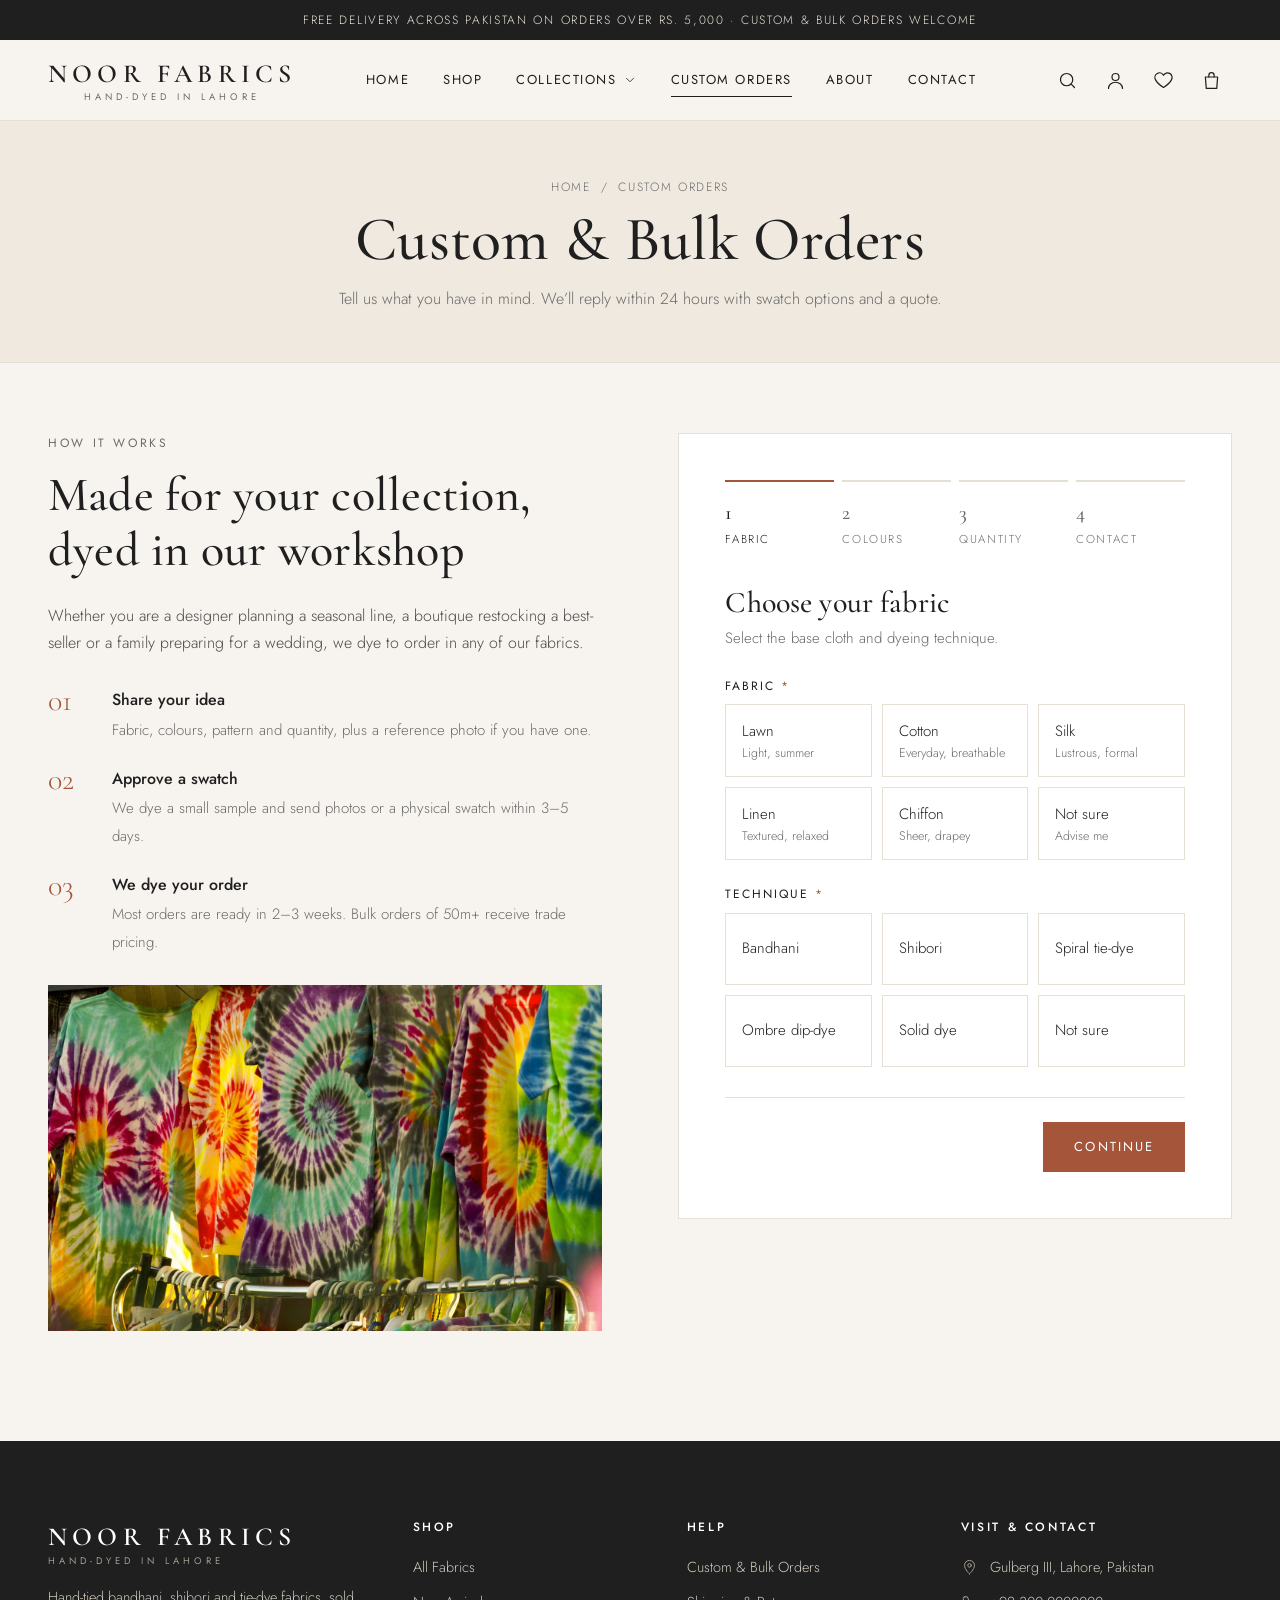
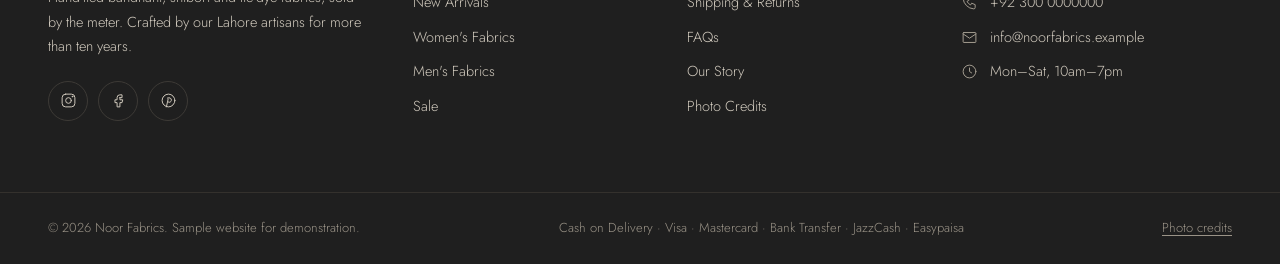
<file: custom-order.html>
<!doctype html>
<html lang="en" class="no-js">
<head>
<meta charset="utf-8">
<meta name="viewport" content="width=device-width, initial-scale=1">
<title>Custom & Bulk Orders | Noor Fabrics</title>
<meta name="description" content="Noor Fabrics: hand-tied bandhani, shibori and tie-dye fabric by the meter, handcrafted in Lahore, Pakistan.">
<link rel="preconnect" href="https://fonts.googleapis.com"><link rel="preconnect" href="https://fonts.gstatic.com" crossorigin>
<link href="https://fonts.googleapis.com/css2?family=Cormorant+Garamond:ital,wght@0,500;0,600;1,500&family=Jost:wght@300;400;500&display=swap" rel="stylesheet">
<link rel="stylesheet" href="styles.css">
<link rel="icon" href="data:image/svg+xml,%3Csvg xmlns='http://www.w3.org/2000/svg' viewBox='0 0 32 32'%3E%3Crect width='32' height='32' fill='%231F1F1F'/%3E%3Ctext x='16' y='23' text-anchor='middle' font-family='Georgia' font-size='20' fill='%23F7F4EF'%3EN%3C/text%3E%3C/svg%3E">
</head>
<body>
<a class="skip" href="#main">Skip to content</a>
<div class="announce">Free delivery across Pakistan on orders over Rs. 5,000 &middot; Custom &amp; bulk orders welcome</div>
<header class="header">
 <div class="wrap header__inner">
  <button class="tool burger" type="button" aria-label="Open menu" aria-expanded="false" aria-controls="mnav"><svg class="icon" viewBox="0 0 24 24" aria-hidden="true"><path d="M3 7h18M3 12h18M3 17h18"/></svg></button>
  <nav class="nav" aria-label="Main"><ul class="nav__list"><li><a href="index.html">Home</a></li><li><a href="shop.html">Shop</a></li><li class="has-drop"><button type="button" aria-expanded="false" aria-haspopup="true">Collections <svg class="icon" viewBox="0 0 24 24" aria-hidden="true"><path d="m6 9 6 6 6-6"/></svg></button><div class="dropdown"><span class="dd-label">Fabric</span><a href="shop.html?cat=lawn">Lawn</a><a href="shop.html?cat=cotton">Cotton</a><a href="shop.html?cat=silk">Silk</a><a href="shop.html?cat=linen">Linen</a><a href="shop.html?cat=chiffon">Chiffon</a><span class="dd-label">Shop for</span><a href="shop.html?cat=men">Men's Fabrics</a><a href="shop.html?cat=women">Women's Fabrics</a><a href="shop.html?cat=new">New Arrivals</a><a href="shop.html?cat=sale">Sale</a><a href="gallery.html">Lookbook Gallery</a></div></li><li><a href="custom-order.html" aria-current="page">Custom Orders</a></li><li><a href="about.html">About</a></li><li><a href="contact.html">Contact</a></li></ul></nav>
  <a class="logo" href="index.html" aria-label="Noor Fabrics home">Noor Fabrics<small>Hand-dyed in Lahore</small></a>
  <div class="tools">
   <a class="tool" href="shop.html" data-search-toggle aria-label="Search" aria-expanded="false"><svg class="icon" viewBox="0 0 24 24" aria-hidden="true"><circle cx="11" cy="11" r="7"/><path d="m20 20-3.5-3.5"/></svg></a>
   <a class="tool tool--hide-m" href="contact.html" data-account aria-label="Account"><svg class="icon" viewBox="0 0 24 24" aria-hidden="true"><circle cx="12" cy="8" r="4"/><path d="M4 21c0-4 3.6-7 8-7s8 3 8 7"/></svg></a>
   <a class="tool tool--hide-m" href="shop.html?wish=1" aria-label="Wishlist"><svg class="icon" viewBox="0 0 24 24" aria-hidden="true"><path d="M12 20s-7-4.4-9.2-9A5 5 0 0 1 12 6a5 5 0 0 1 9.2 5c-2.2 4.6-9.2 9-9.2 9z"/></svg><span class="count" data-wish-count data-zero="true">0</span></a>
   <a class="tool" href="cart.html" data-open-cart aria-label="Cart"><svg class="icon" viewBox="0 0 24 24" aria-hidden="true"><path d="M5 8h14l-1 13H6L5 8z"/><path d="M9 8V6a3 3 0 0 1 6 0v2"/></svg><span class="count" data-cart-count data-zero="true">0</span></a>
  </div>
 </div>
 <div class="search-panel"><div class="wrap"><form action="shop.html" method="get" role="search"><label class="sr-only" for="q">Search fabrics</label><svg class="icon" viewBox="0 0 24 24" aria-hidden="true"><circle cx="11" cy="11" r="7"/><path d="m20 20-3.5-3.5"/></svg><input id="q" name="q" type="search" placeholder="Search bandhani, indigo, silk..." autocomplete="off"><button class="btn" type="submit">Search</button></form></div></div>
</header>
<div class="mnav" id="mnav"><div class="mnav__bg"></div><div class="mnav__panel" role="dialog" aria-modal="true" aria-label="Menu">
 <div class="top"><span class="logo" style="font-size:20px">Noor Fabrics</span><button class="tool mnav__close" type="button" aria-label="Close menu"><svg class="icon" viewBox="0 0 24 24" aria-hidden="true"><path d="M6 6l12 12M18 6 6 18"/></svg></button></div>
 <nav aria-label="Mobile"><a href="index.html">Home</a><a href="shop.html">Shop</a><a class="sub" href="shop.html?cat=lawn">Lawn</a><a class="sub" href="shop.html?cat=cotton">Cotton</a><a class="sub" href="shop.html?cat=silk">Silk</a><a class="sub" href="shop.html?cat=linen">Linen</a><a class="sub" href="shop.html?cat=chiffon">Chiffon</a><a href="custom-order.html">Custom Orders</a><a href="about.html">About</a><a href="contact.html">Contact</a><a href="gallery.html">Gallery</a><a href="shop.html?wish=1">Wishlist</a><a href="cart.html">Cart</a></nav>
 <div class="mnav__contact"><p><svg class="icon" viewBox="0 0 24 24" aria-hidden="true"><path d="M5 4h4l2 5-2.5 1.5a11 11 0 0 0 5 5L15 13l5 2v4a2 2 0 0 1-2 2A16 16 0 0 1 3 6a2 2 0 0 1 2-2z"/></svg> +92 300 0000000</p><p><svg class="icon" viewBox="0 0 24 24" aria-hidden="true"><rect x="3" y="5" width="18" height="14" rx="1"/><path d="m3 7 9 6 9-6"/></svg> info@noorfabrics.example</p></div>
</div></div>
<main id="main">
<section class="page-head"><div class="wrap"><nav class="crumbs" aria-label="Breadcrumb"><a href="index.html">Home</a><span aria-hidden="true">/</span><span>Custom Orders</span></nav><h1>Custom &amp; Bulk Orders</h1><p>Tell us what you have in mind. We’ll reply within 24 hours with swatch options and a quote.</p></div></section>
<div class="wrap co-intro">
 <div class="co-intro__text reveal"><span class="eyebrow">How it works</span><h2>Made for your collection, dyed in our workshop</h2>
  <p>Whether you are a designer planning a seasonal line, a boutique restocking a best-seller or a family preparing for a wedding, we dye to order in any of our fabrics.</p>
  <ul class="co-list"><li><span class="num">01</span><div><strong>Share your idea</strong><span>Fabric, colours, pattern and quantity, plus a reference photo if you have one.</span></div></li>
   <li><span class="num">02</span><div><strong>Approve a swatch</strong><span>We dye a small sample and send photos or a physical swatch within 3&ndash;5 days.</span></div></li>
   <li><span class="num">03</span><div><strong>We dye your order</strong><span>Most orders are ready in 2&ndash;3 weeks. Bulk orders of 50m+ receive trade pricing.</span></div></li></ul>
  <figure class="co-figure"><img src="images/gallery-3.jpg" alt="Rows of colourful tie-dye garments" loading="lazy"></figure></div>
 <div class="wizard" data-wizard id="wizard">
  <ol class="steps" aria-label="Progress"><li class="active"><b>1</b>Fabric</li><li><b>2</b>Colours</li><li><b>3</b>Quantity</li><li><b>4</b>Contact</li></ol>
  <div class="step active"><h3>Choose your fabric</h3><p>Select the base cloth and dyeing technique.</p>
   <span class="field"><span class="label">Fabric <span class="req">*</span></span></span>
   <div class="opts" data-group="fabric"><label class="opt"><input type="radio" name="fabric" value="Lawn"><span>Lawn<small>Light, summer</small></span></label><label class="opt"><input type="radio" name="fabric" value="Cotton"><span>Cotton<small>Everyday, breathable</small></span></label><label class="opt"><input type="radio" name="fabric" value="Silk"><span>Silk<small>Lustrous, formal</small></span></label><label class="opt"><input type="radio" name="fabric" value="Linen"><span>Linen<small>Textured, relaxed</small></span></label><label class="opt"><input type="radio" name="fabric" value="Chiffon"><span>Chiffon<small>Sheer, drapey</small></span></label><label class="opt"><input type="radio" name="fabric" value="Not sure"><span>Not sure<small>Advise me</small></span></label></div>
   <p class="group-err" data-err="fabric">Please choose a fabric.</p>
   <span class="field"><span class="label">Technique <span class="req">*</span></span></span>
   <div class="opts" data-group="technique"><label class="opt"><input type="radio" name="technique" value="Bandhani"><span>Bandhani</span></label><label class="opt"><input type="radio" name="technique" value="Shibori"><span>Shibori</span></label><label class="opt"><input type="radio" name="technique" value="Spiral tie-dye"><span>Spiral tie-dye</span></label><label class="opt"><input type="radio" name="technique" value="Ombre dip-dye"><span>Ombre dip-dye</span></label><label class="opt"><input type="radio" name="technique" value="Solid dye"><span>Solid dye</span></label><label class="opt"><input type="radio" name="technique" value="Not sure"><span>Not sure</span></label></div>
   <p class="group-err" data-err="technique">Please choose a technique.</p></div>
  <div class="step"><h3>Colours &amp; pattern</h3><p>Pick up to three colours and describe the look you want.</p>
   <div class="colour-opts" data-group="colours"><label><input type="checkbox" name="colours" value="Indigo"><i style="background:#2c4f80"></i>Indigo</label><label><input type="checkbox" name="colours" value="Teal"><i style="background:#2f6b60"></i>Teal</label><label><input type="checkbox" name="colours" value="Marigold"><i style="background:#d9902f"></i>Marigold</label><label><input type="checkbox" name="colours" value="Crimson"><i style="background:#a8322c"></i>Crimson</label><label><input type="checkbox" name="colours" value="Rani Pink"><i style="background:#c23a6e"></i>Rani Pink</label><label><input type="checkbox" name="colours" value="Purple"><i style="background:#5b3b78"></i>Purple</label><label><input type="checkbox" name="colours" value="Mustard"><i style="background:#c9a227"></i>Mustard</label><label><input type="checkbox" name="colours" value="Beige"><i style="background:#d9c8a9"></i>Beige</label><label><input type="checkbox" name="colours" value="Black"><i style="background:#1f1f1f"></i>Black</label><label><input type="checkbox" name="colours" value="Ivory"><i style="background:#f4efe4"></i>Ivory</label></div><p class="group-err" data-err="colours">Please pick at least one colour.</p>
   <div class="field"><label for="cu-pattern">Pattern notes <span class="req">*</span></label><textarea id="cu-pattern" name="pattern" required minlength="10" placeholder="e.g. small dots on a teal ground, border on one edge, to match a reference photo"></textarea><span class="err-msg">Please describe the pattern (at least 10 characters).</span></div></div>
  <div class="step"><h3>Quantity &amp; timing</h3><p>Minimum 5 meters per colourway.</p>
   <div class="form"><div class="form-row"><div class="field"><label for="cu-m">Meters needed <span class="req">*</span></label><input id="cu-m" name="meters" type="number" min="5" max="5000" required placeholder="e.g. 25"><span class="err-msg">Enter between 5 and 5,000 meters.</span></div>
    <div class="field"><label for="cu-date">Needed by (optional)</label><input id="cu-date" name="deadline" type="date"></div></div>
    <span class="field"><span class="label">Order type <span class="req">*</span></span></span>
    <div class="opts" data-group="ordertype" style="grid-template-columns:repeat(3,1fr)"><label class="opt"><input type="radio" name="ordertype" value="Personal"><span>Personal<small>Weddings, events</small></span></label><label class="opt"><input type="radio" name="ordertype" value="Boutique"><span>Boutique<small>Small runs</small></span></label><label class="opt"><input type="radio" name="ordertype" value="Wholesale"><span>Wholesale<small>50m and above</small></span></label></div>
    <p class="group-err" data-err="ordertype">Please choose an order type.</p></div></div>
  <div class="step"><h3>Your details</h3><p>We’ll use these to send your quote. Please review your request below.</p>
   <div class="form"><div class="form-row"><div class="field"><label for="cu-name">Full name <span class="req">*</span></label><input id="cu-name" name="cu-name" type="text" required minlength="3"><span class="err-msg">Please enter your name.</span></div><div class="field"><label for="cu-phone">Mobile / WhatsApp <span class="req">*</span></label><input id="cu-phone" name="cu-phone" type="tel" required placeholder="03XX XXXXXXX" data-phone><span class="err-msg">Enter a valid Pakistani mobile number.</span></div></div>
   <div class="form-row"><div class="field"><label for="cu-email">Email <span class="req">*</span></label><input id="cu-email" name="cu-email" type="email" required><span class="err-msg">Please enter a valid email.</span></div><div class="field"><label for="cu-city">City <span class="req">*</span></label><input id="cu-city" name="cu-city" type="text" required><span class="err-msg">Please enter your city.</span></div></div>
   <dl class="review" data-review></dl></div></div>
  <div class="wizard__nav"><button type="button" class="btn btn--ghost" data-prev>Back</button><button type="button" class="btn btn--accent" data-next>Continue</button></div>
 </div>
</div>
</main>
<footer class="footer">
 <div class="wrap footer__grid">
  <div><a class="logo" href="index.html">Noor Fabrics<small>Hand-dyed in Lahore</small></a>
   <p>Hand-tied bandhani, shibori and tie-dye fabrics, sold by the meter. Crafted by our Lahore artisans for more than ten years.</p>
   <div class="socials"><a href="gallery.html" aria-label="Instagram"><svg class="icon" viewBox="0 0 24 24" aria-hidden="true"><rect x="3" y="3" width="18" height="18" rx="5"/><circle cx="12" cy="12" r="4"/><circle cx="17.5" cy="6.5" r=".6" fill="currentColor"/></svg></a><a href="gallery.html" aria-label="Facebook"><svg class="icon" viewBox="0 0 24 24" aria-hidden="true"><path d="M14 8h3V4h-3a4 4 0 0 0-4 4v3H7v4h3v6h4v-6h3l1-4h-4V8z"/></svg></a><a href="gallery.html" aria-label="Pinterest"><svg class="icon" viewBox="0 0 24 24" aria-hidden="true"><circle cx="12" cy="12" r="9"/><path d="M10.5 8.5c3-1.2 6 .3 5.5 3.3-.4 2.4-2.6 3.5-4.2 2.4M11.5 10l-2.5 11"/></svg></a></div></div>
  <div><h4>Shop</h4><ul><li><a href="shop.html">All Fabrics</a></li><li><a href="shop.html?cat=new">New Arrivals</a></li><li><a href="shop.html?cat=women">Women's Fabrics</a></li><li><a href="shop.html?cat=men">Men's Fabrics</a></li><li><a href="shop.html?cat=sale">Sale</a></li></ul></div>
  <div><h4>Help</h4><ul><li><a href="custom-order.html">Custom &amp; Bulk Orders</a></li><li><a href="contact.html#faq">Shipping &amp; Returns</a></li><li><a href="contact.html#faq">FAQs</a></li><li><a href="about.html">Our Story</a></li><li><a href="about.html#credits">Photo Credits</a></li></ul></div>
  <div><h4>Visit &amp; Contact</h4><ul class="footer__contact"><li><svg class="icon" viewBox="0 0 24 24" aria-hidden="true"><path d="M12 21s-7-6.2-7-12a7 7 0 0 1 14 0c0 5.8-7 12-7 12z"/><circle cx="12" cy="9" r="2.5"/></svg><span>Gulberg III, Lahore, Pakistan</span></li><li><svg class="icon" viewBox="0 0 24 24" aria-hidden="true"><path d="M5 4h4l2 5-2.5 1.5a11 11 0 0 0 5 5L15 13l5 2v4a2 2 0 0 1-2 2A16 16 0 0 1 3 6a2 2 0 0 1 2-2z"/></svg><a href="tel:+923000000000">+92 300 0000000</a></li><li><svg class="icon" viewBox="0 0 24 24" aria-hidden="true"><rect x="3" y="5" width="18" height="14" rx="1"/><path d="m3 7 9 6 9-6"/></svg><a href="mailto:info@noorfabrics.example">info@noorfabrics.example</a></li><li><svg class="icon" viewBox="0 0 24 24" aria-hidden="true"><circle cx="12" cy="12" r="9"/><path d="M12 7v5l3 2"/></svg><span>Mon&ndash;Sat, 10am&ndash;7pm</span></li></ul></div>
 </div>
 <div class="wrap footer__bottom"><span>&copy; 2026 Noor Fabrics. Sample website for demonstration.</span><span>Cash on Delivery &middot; Visa &middot; Mastercard &middot; Bank Transfer &middot; JazzCash &middot; Easypaisa</span><a href="about.html#credits">Photo credits</a></div>
</footer>
<div class="drawer" aria-hidden="true"><div class="drawer__bg" data-close-drawer></div>
 <aside class="drawer__panel" role="dialog" aria-modal="true" aria-label="Shopping cart">
  <div class="drawer__top"><h2>Your Cart</h2><button class="tool drawer__close" type="button" data-close-drawer aria-label="Close cart"><svg class="icon" viewBox="0 0 24 24" aria-hidden="true"><path d="M6 6l12 12M18 6 6 18"/></svg></button></div>
  <div class="drawer__items"></div>
  <div class="drawer__foot" hidden><div class="sum-row"><span>Subtotal</span><span data-d-sub></span></div><p data-d-note></p><a class="btn btn--accent btn--block" href="checkout.html">Checkout</a><a class="btn btn--ghost btn--block" href="cart.html">View Cart</a></div>
 </aside></div>
<script src="main.js"></script>
</body>
</html>
</file>
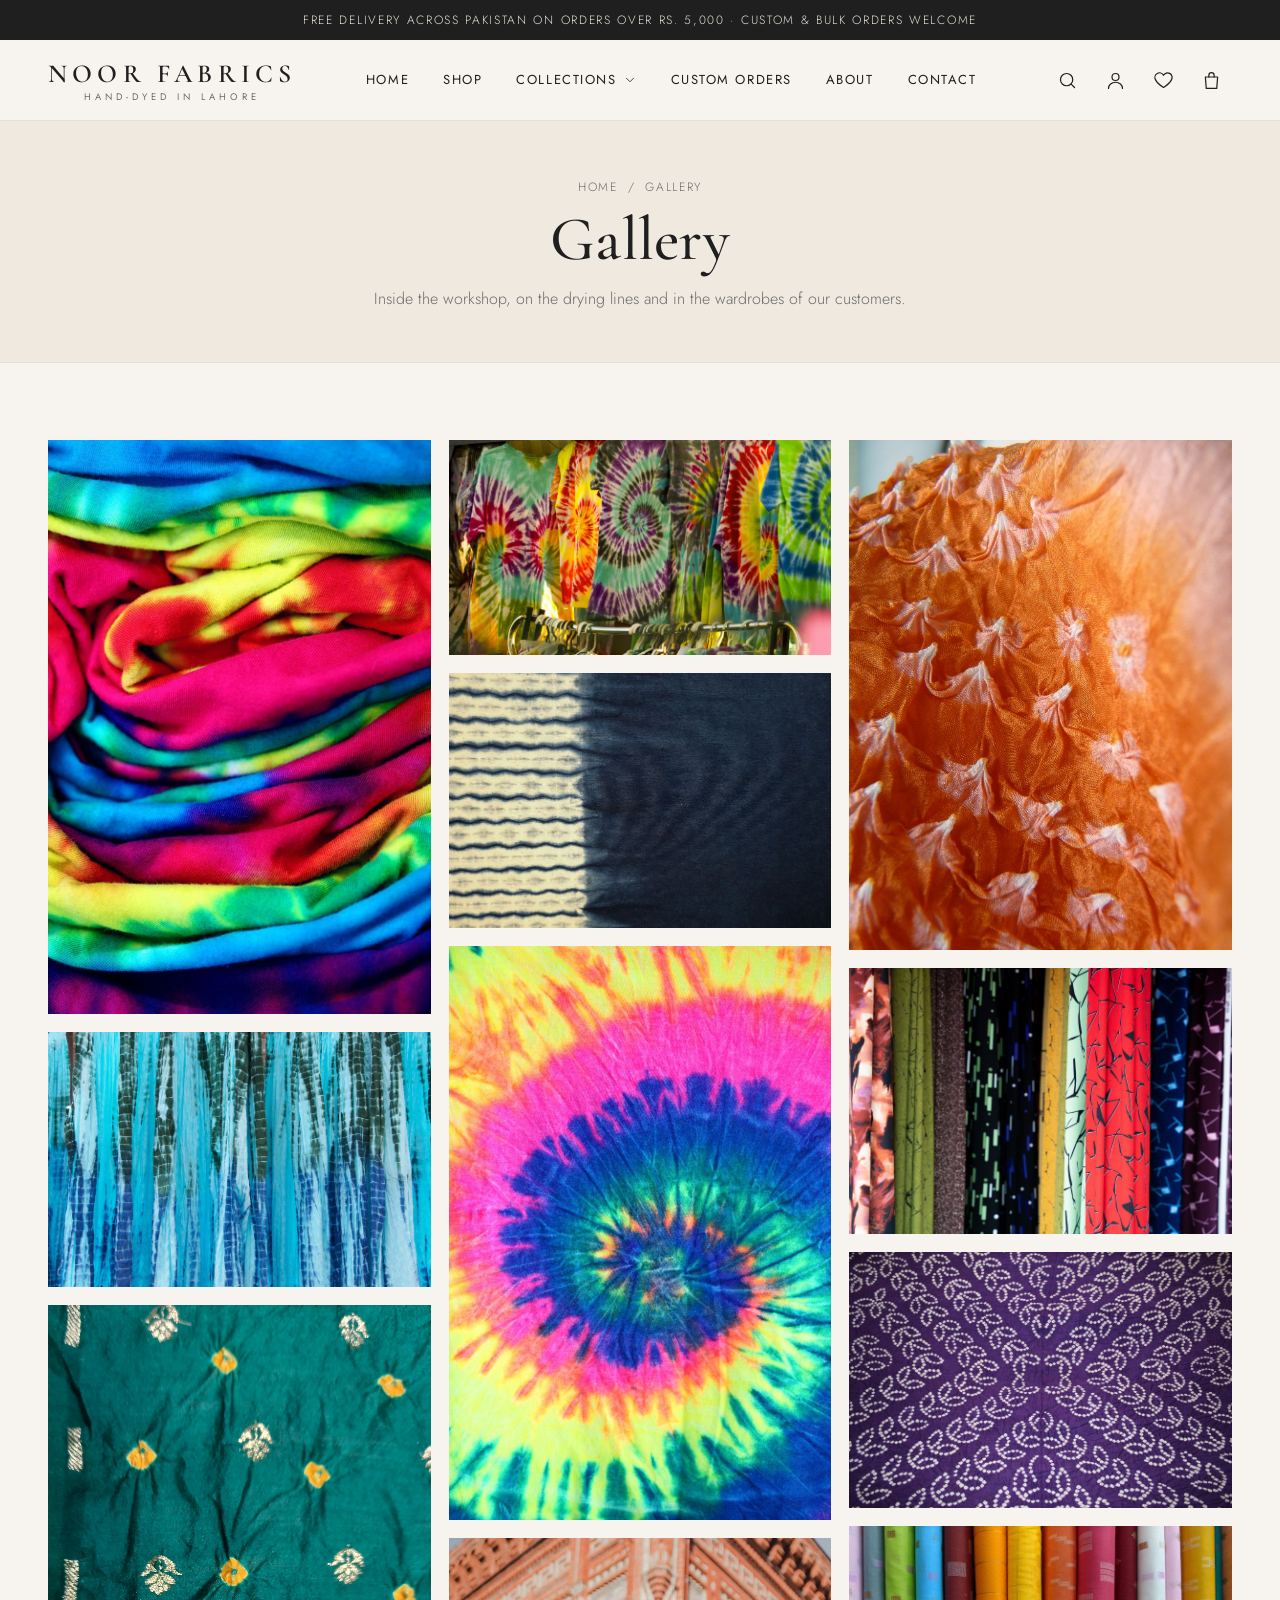
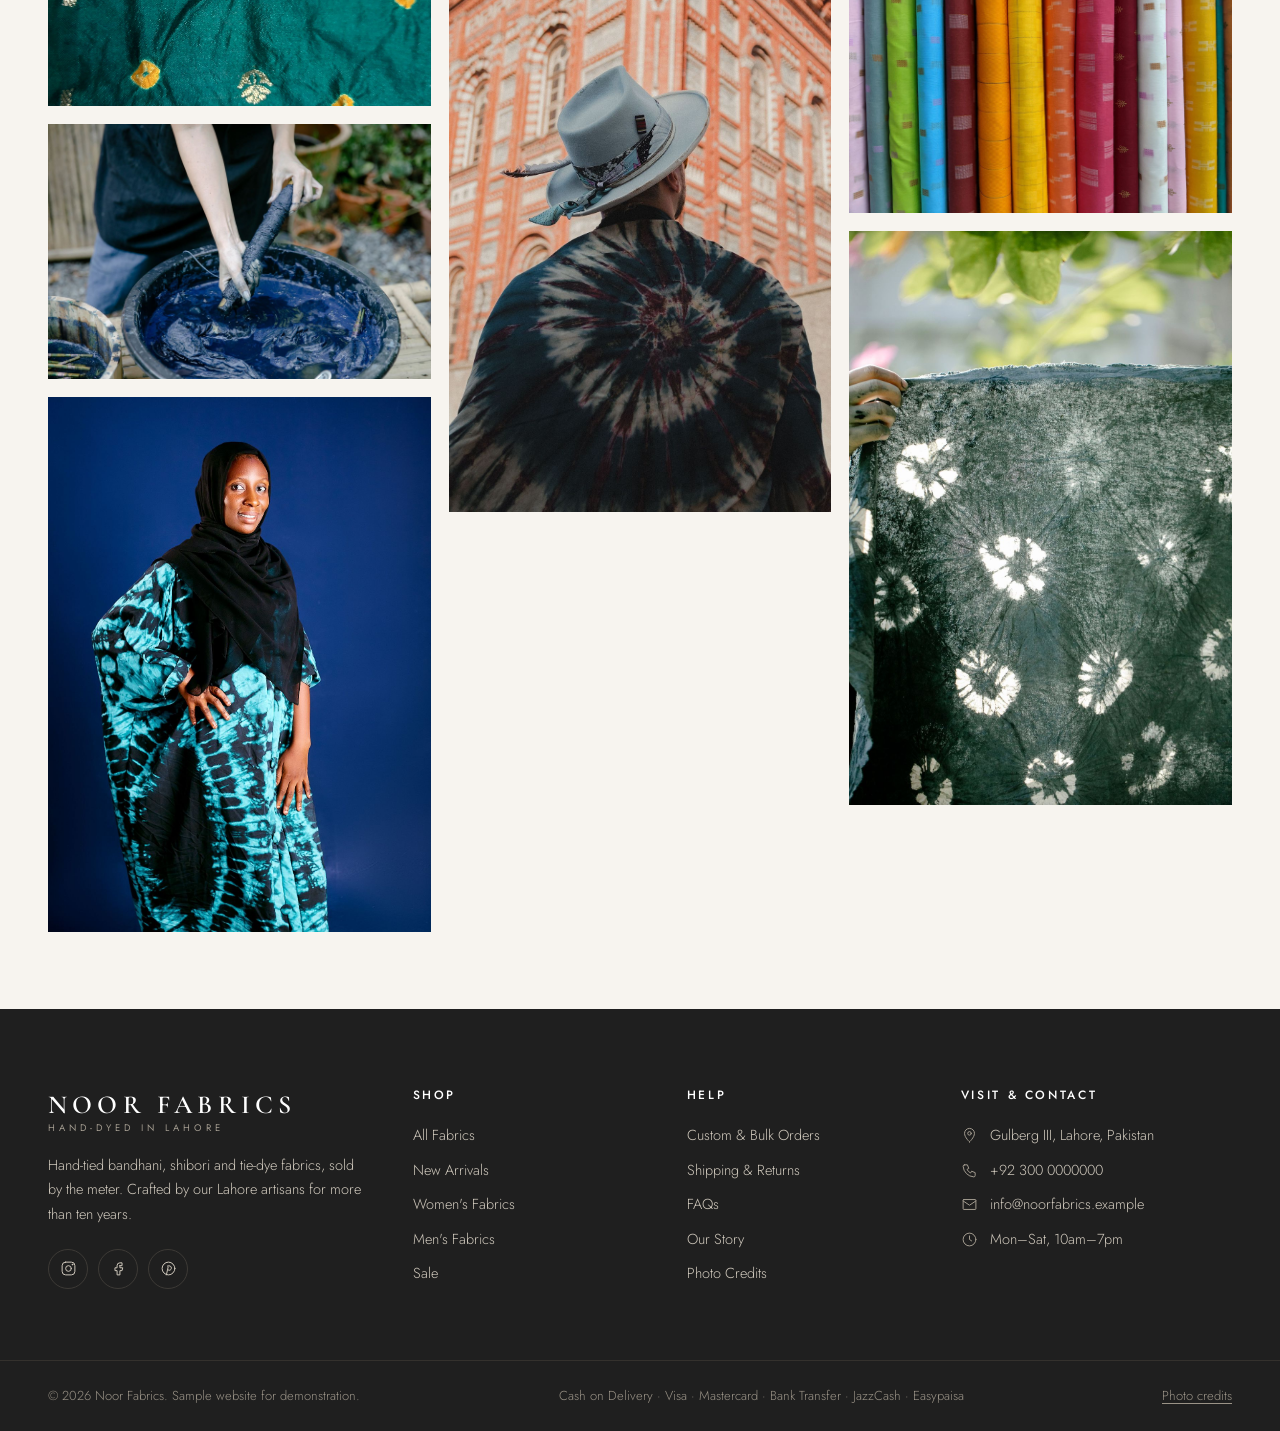
<file: gallery.html>
<!doctype html>
<html lang="en" class="no-js">
<head>
<meta charset="utf-8">
<meta name="viewport" content="width=device-width, initial-scale=1">
<title>Gallery | Noor Fabrics</title>
<meta name="description" content="Noor Fabrics: hand-tied bandhani, shibori and tie-dye fabric by the meter, handcrafted in Lahore, Pakistan.">
<link rel="preconnect" href="https://fonts.googleapis.com"><link rel="preconnect" href="https://fonts.gstatic.com" crossorigin>
<link href="https://fonts.googleapis.com/css2?family=Cormorant+Garamond:ital,wght@0,500;0,600;1,500&family=Jost:wght@300;400;500&display=swap" rel="stylesheet">
<link rel="stylesheet" href="styles.css">
<link rel="icon" href="data:image/svg+xml,%3Csvg xmlns='http://www.w3.org/2000/svg' viewBox='0 0 32 32'%3E%3Crect width='32' height='32' fill='%231F1F1F'/%3E%3Ctext x='16' y='23' text-anchor='middle' font-family='Georgia' font-size='20' fill='%23F7F4EF'%3EN%3C/text%3E%3C/svg%3E">
</head>
<body>
<a class="skip" href="#main">Skip to content</a>
<div class="announce">Free delivery across Pakistan on orders over Rs. 5,000 &middot; Custom &amp; bulk orders welcome</div>
<header class="header">
 <div class="wrap header__inner">
  <button class="tool burger" type="button" aria-label="Open menu" aria-expanded="false" aria-controls="mnav"><svg class="icon" viewBox="0 0 24 24" aria-hidden="true"><path d="M3 7h18M3 12h18M3 17h18"/></svg></button>
  <nav class="nav" aria-label="Main"><ul class="nav__list"><li><a href="index.html">Home</a></li><li><a href="shop.html">Shop</a></li><li class="has-drop"><button type="button" aria-expanded="false" aria-haspopup="true">Collections <svg class="icon" viewBox="0 0 24 24" aria-hidden="true"><path d="m6 9 6 6 6-6"/></svg></button><div class="dropdown"><span class="dd-label">Fabric</span><a href="shop.html?cat=lawn">Lawn</a><a href="shop.html?cat=cotton">Cotton</a><a href="shop.html?cat=silk">Silk</a><a href="shop.html?cat=linen">Linen</a><a href="shop.html?cat=chiffon">Chiffon</a><span class="dd-label">Shop for</span><a href="shop.html?cat=men">Men's Fabrics</a><a href="shop.html?cat=women">Women's Fabrics</a><a href="shop.html?cat=new">New Arrivals</a><a href="shop.html?cat=sale">Sale</a><a href="gallery.html">Lookbook Gallery</a></div></li><li><a href="custom-order.html">Custom Orders</a></li><li><a href="about.html">About</a></li><li><a href="contact.html">Contact</a></li></ul></nav>
  <a class="logo" href="index.html" aria-label="Noor Fabrics home">Noor Fabrics<small>Hand-dyed in Lahore</small></a>
  <div class="tools">
   <a class="tool" href="shop.html" data-search-toggle aria-label="Search" aria-expanded="false"><svg class="icon" viewBox="0 0 24 24" aria-hidden="true"><circle cx="11" cy="11" r="7"/><path d="m20 20-3.5-3.5"/></svg></a>
   <a class="tool tool--hide-m" href="contact.html" data-account aria-label="Account"><svg class="icon" viewBox="0 0 24 24" aria-hidden="true"><circle cx="12" cy="8" r="4"/><path d="M4 21c0-4 3.6-7 8-7s8 3 8 7"/></svg></a>
   <a class="tool tool--hide-m" href="shop.html?wish=1" aria-label="Wishlist"><svg class="icon" viewBox="0 0 24 24" aria-hidden="true"><path d="M12 20s-7-4.4-9.2-9A5 5 0 0 1 12 6a5 5 0 0 1 9.2 5c-2.2 4.6-9.2 9-9.2 9z"/></svg><span class="count" data-wish-count data-zero="true">0</span></a>
   <a class="tool" href="cart.html" data-open-cart aria-label="Cart"><svg class="icon" viewBox="0 0 24 24" aria-hidden="true"><path d="M5 8h14l-1 13H6L5 8z"/><path d="M9 8V6a3 3 0 0 1 6 0v2"/></svg><span class="count" data-cart-count data-zero="true">0</span></a>
  </div>
 </div>
 <div class="search-panel"><div class="wrap"><form action="shop.html" method="get" role="search"><label class="sr-only" for="q">Search fabrics</label><svg class="icon" viewBox="0 0 24 24" aria-hidden="true"><circle cx="11" cy="11" r="7"/><path d="m20 20-3.5-3.5"/></svg><input id="q" name="q" type="search" placeholder="Search bandhani, indigo, silk..." autocomplete="off"><button class="btn" type="submit">Search</button></form></div></div>
</header>
<div class="mnav" id="mnav"><div class="mnav__bg"></div><div class="mnav__panel" role="dialog" aria-modal="true" aria-label="Menu">
 <div class="top"><span class="logo" style="font-size:20px">Noor Fabrics</span><button class="tool mnav__close" type="button" aria-label="Close menu"><svg class="icon" viewBox="0 0 24 24" aria-hidden="true"><path d="M6 6l12 12M18 6 6 18"/></svg></button></div>
 <nav aria-label="Mobile"><a href="index.html">Home</a><a href="shop.html">Shop</a><a class="sub" href="shop.html?cat=lawn">Lawn</a><a class="sub" href="shop.html?cat=cotton">Cotton</a><a class="sub" href="shop.html?cat=silk">Silk</a><a class="sub" href="shop.html?cat=linen">Linen</a><a class="sub" href="shop.html?cat=chiffon">Chiffon</a><a href="custom-order.html">Custom Orders</a><a href="about.html">About</a><a href="contact.html">Contact</a><a href="gallery.html">Gallery</a><a href="shop.html?wish=1">Wishlist</a><a href="cart.html">Cart</a></nav>
 <div class="mnav__contact"><p><svg class="icon" viewBox="0 0 24 24" aria-hidden="true"><path d="M5 4h4l2 5-2.5 1.5a11 11 0 0 0 5 5L15 13l5 2v4a2 2 0 0 1-2 2A16 16 0 0 1 3 6a2 2 0 0 1 2-2z"/></svg> +92 300 0000000</p><p><svg class="icon" viewBox="0 0 24 24" aria-hidden="true"><rect x="3" y="5" width="18" height="14" rx="1"/><path d="m3 7 9 6 9-6"/></svg> info@noorfabrics.example</p></div>
</div></div>
<main id="main">
<section class="page-head"><div class="wrap"><nav class="crumbs" aria-label="Breadcrumb"><a href="index.html">Home</a><span aria-hidden="true">/</span><span>Gallery</span></nav><h1>Gallery</h1><p>Inside the workshop, on the drying lines and in the wardrobes of our customers.</p></div></section>
<section class="section section--tight"><div class="wrap"><div class="masonry"><button type="button" class="reveal" data-lb="Spiral folds in full colour" aria-label="Open image: Spiral folds in full colour"><img src="images/gallery-1.jpg" alt="Close-up of colourful tie-dye fabric folds" loading="lazy"><figcaption>Spiral folds in full colour</figcaption></button><button type="button" class="reveal" data-lb="Bandhani drying in the sun" aria-label="Open image: Bandhani drying in the sun"><img src="images/hero-2.jpg" alt="Blue bandhani fabrics hanging to dry" loading="lazy"><figcaption>Bandhani drying in the sun</figcaption></button><button type="button" class="reveal" data-lb="Mystic Forest bandhani" aria-label="Open image: Mystic Forest bandhani"><img src="images/product-mystic-forest.jpg" alt="Teal bandhani fabric with saffron dots" loading="lazy"><figcaption>Mystic Forest bandhani</figcaption></button><button type="button" class="reveal" data-lb="The indigo vat" aria-label="Open image: The indigo vat"><img src="images/story-dyeing.jpg" alt="Hands dipping fabric into indigo dye" loading="lazy"><figcaption>The indigo vat</figcaption></button><button type="button" class="reveal" data-lb="Styled: tie-dye kaftan" aria-label="Open image: Styled: tie-dye kaftan"><img src="images/cat-women.jpg" alt="Woman in a blue tie-dye dress" loading="lazy"><figcaption>Styled: tie-dye kaftan</figcaption></button><button type="button" class="reveal" data-lb="Rows of tie-dye" aria-label="Open image: Rows of tie-dye"><img src="images/gallery-3.jpg" alt="Colourful tie-dye garments hanging in rows" loading="lazy"><figcaption>Rows of tie-dye</figcaption></button><button type="button" class="reveal" data-lb="Ocean Wave shibori" aria-label="Open image: Ocean Wave shibori"><img src="images/product-ocean-wave.jpg" alt="Indigo shibori fabric with ivory stripes" loading="lazy"><figcaption>Ocean Wave shibori</figcaption></button><button type="button" class="reveal" data-lb="Sunburst spiral" aria-label="Open image: Sunburst spiral"><img src="images/gallery-2.jpg" alt="Yellow, blue and pink spiral tie-dye" loading="lazy"><figcaption>Sunburst spiral</figcaption></button><button type="button" class="reveal" data-lb="Styled: shibori shawl" aria-label="Open image: Styled: shibori shawl"><img src="images/cat-men.jpg" alt="Man wearing a dark tie-dye shawl" loading="lazy"><figcaption>Styled: shibori shawl</figcaption></button><button type="button" class="reveal" data-lb="Sunset Bloom bandhani" aria-label="Open image: Sunset Bloom bandhani"><img src="images/product-sunset-bloom.jpg" alt="Orange bandhani with white motifs" loading="lazy"><figcaption>Sunset Bloom bandhani</figcaption></button><button type="button" class="reveal" data-lb="Market colour" aria-label="Open image: Market colour"><img src="images/gallery-4.jpg" alt="Rolls of patterned fabric at a market" loading="lazy"><figcaption>Market colour</figcaption></button><button type="button" class="reveal" data-lb="Purple Haze bandhani" aria-label="Open image: Purple Haze bandhani"><img src="images/product-purple-haze.jpg" alt="Purple bandhani with leaf pattern" loading="lazy"><figcaption>Purple Haze bandhani</figcaption></button><button type="button" class="reveal" data-lb="Bolts in the store" aria-label="Open image: Bolts in the store"><img src="images/hero-1.jpg" alt="Bolts of colourful fabric on shelves" loading="lazy"><figcaption>Bolts in the store</figcaption></button><button type="button" class="reveal" data-lb="Midnight Galaxy shibori" aria-label="Open image: Midnight Galaxy shibori"><img src="images/product-midnight-galaxy.jpg" alt="Dark indigo shibori fabric" loading="lazy"><figcaption>Midnight Galaxy shibori</figcaption></button></div></div></section>
<div class="lightbox" role="dialog" aria-modal="true" aria-label="Image viewer"><button class="lb-btn lb-close" type="button" aria-label="Close"><svg class="icon" viewBox="0 0 24 24" aria-hidden="true"><path d="M6 6l12 12M18 6 6 18"/></svg></button><button class="lb-btn lb-prev" type="button" aria-label="Previous image"><svg class="icon" viewBox="0 0 24 24" aria-hidden="true"><path d="m15 6-6 6 6 6"/></svg></button><img src="images/gallery-1.jpg" alt=""><p></p><button class="lb-btn lb-next" type="button" aria-label="Next image"><svg class="icon" viewBox="0 0 24 24" aria-hidden="true"><path d="m9 6 6 6-6 6"/></svg></button></div>
</main>
<footer class="footer">
 <div class="wrap footer__grid">
  <div><a class="logo" href="index.html">Noor Fabrics<small>Hand-dyed in Lahore</small></a>
   <p>Hand-tied bandhani, shibori and tie-dye fabrics, sold by the meter. Crafted by our Lahore artisans for more than ten years.</p>
   <div class="socials"><a href="gallery.html" aria-label="Instagram"><svg class="icon" viewBox="0 0 24 24" aria-hidden="true"><rect x="3" y="3" width="18" height="18" rx="5"/><circle cx="12" cy="12" r="4"/><circle cx="17.5" cy="6.5" r=".6" fill="currentColor"/></svg></a><a href="gallery.html" aria-label="Facebook"><svg class="icon" viewBox="0 0 24 24" aria-hidden="true"><path d="M14 8h3V4h-3a4 4 0 0 0-4 4v3H7v4h3v6h4v-6h3l1-4h-4V8z"/></svg></a><a href="gallery.html" aria-label="Pinterest"><svg class="icon" viewBox="0 0 24 24" aria-hidden="true"><circle cx="12" cy="12" r="9"/><path d="M10.5 8.5c3-1.2 6 .3 5.5 3.3-.4 2.4-2.6 3.5-4.2 2.4M11.5 10l-2.5 11"/></svg></a></div></div>
  <div><h4>Shop</h4><ul><li><a href="shop.html">All Fabrics</a></li><li><a href="shop.html?cat=new">New Arrivals</a></li><li><a href="shop.html?cat=women">Women's Fabrics</a></li><li><a href="shop.html?cat=men">Men's Fabrics</a></li><li><a href="shop.html?cat=sale">Sale</a></li></ul></div>
  <div><h4>Help</h4><ul><li><a href="custom-order.html">Custom &amp; Bulk Orders</a></li><li><a href="contact.html#faq">Shipping &amp; Returns</a></li><li><a href="contact.html#faq">FAQs</a></li><li><a href="about.html">Our Story</a></li><li><a href="about.html#credits">Photo Credits</a></li></ul></div>
  <div><h4>Visit &amp; Contact</h4><ul class="footer__contact"><li><svg class="icon" viewBox="0 0 24 24" aria-hidden="true"><path d="M12 21s-7-6.2-7-12a7 7 0 0 1 14 0c0 5.8-7 12-7 12z"/><circle cx="12" cy="9" r="2.5"/></svg><span>Gulberg III, Lahore, Pakistan</span></li><li><svg class="icon" viewBox="0 0 24 24" aria-hidden="true"><path d="M5 4h4l2 5-2.5 1.5a11 11 0 0 0 5 5L15 13l5 2v4a2 2 0 0 1-2 2A16 16 0 0 1 3 6a2 2 0 0 1 2-2z"/></svg><a href="tel:+923000000000">+92 300 0000000</a></li><li><svg class="icon" viewBox="0 0 24 24" aria-hidden="true"><rect x="3" y="5" width="18" height="14" rx="1"/><path d="m3 7 9 6 9-6"/></svg><a href="mailto:info@noorfabrics.example">info@noorfabrics.example</a></li><li><svg class="icon" viewBox="0 0 24 24" aria-hidden="true"><circle cx="12" cy="12" r="9"/><path d="M12 7v5l3 2"/></svg><span>Mon&ndash;Sat, 10am&ndash;7pm</span></li></ul></div>
 </div>
 <div class="wrap footer__bottom"><span>&copy; 2026 Noor Fabrics. Sample website for demonstration.</span><span>Cash on Delivery &middot; Visa &middot; Mastercard &middot; Bank Transfer &middot; JazzCash &middot; Easypaisa</span><a href="about.html#credits">Photo credits</a></div>
</footer>
<div class="drawer" aria-hidden="true"><div class="drawer__bg" data-close-drawer></div>
 <aside class="drawer__panel" role="dialog" aria-modal="true" aria-label="Shopping cart">
  <div class="drawer__top"><h2>Your Cart</h2><button class="tool drawer__close" type="button" data-close-drawer aria-label="Close cart"><svg class="icon" viewBox="0 0 24 24" aria-hidden="true"><path d="M6 6l12 12M18 6 6 18"/></svg></button></div>
  <div class="drawer__items"></div>
  <div class="drawer__foot" hidden><div class="sum-row"><span>Subtotal</span><span data-d-sub></span></div><p data-d-note></p><a class="btn btn--accent btn--block" href="checkout.html">Checkout</a><a class="btn btn--ghost btn--block" href="cart.html">View Cart</a></div>
 </aside></div>
<script src="main.js"></script>
</body>
</html>
</file>
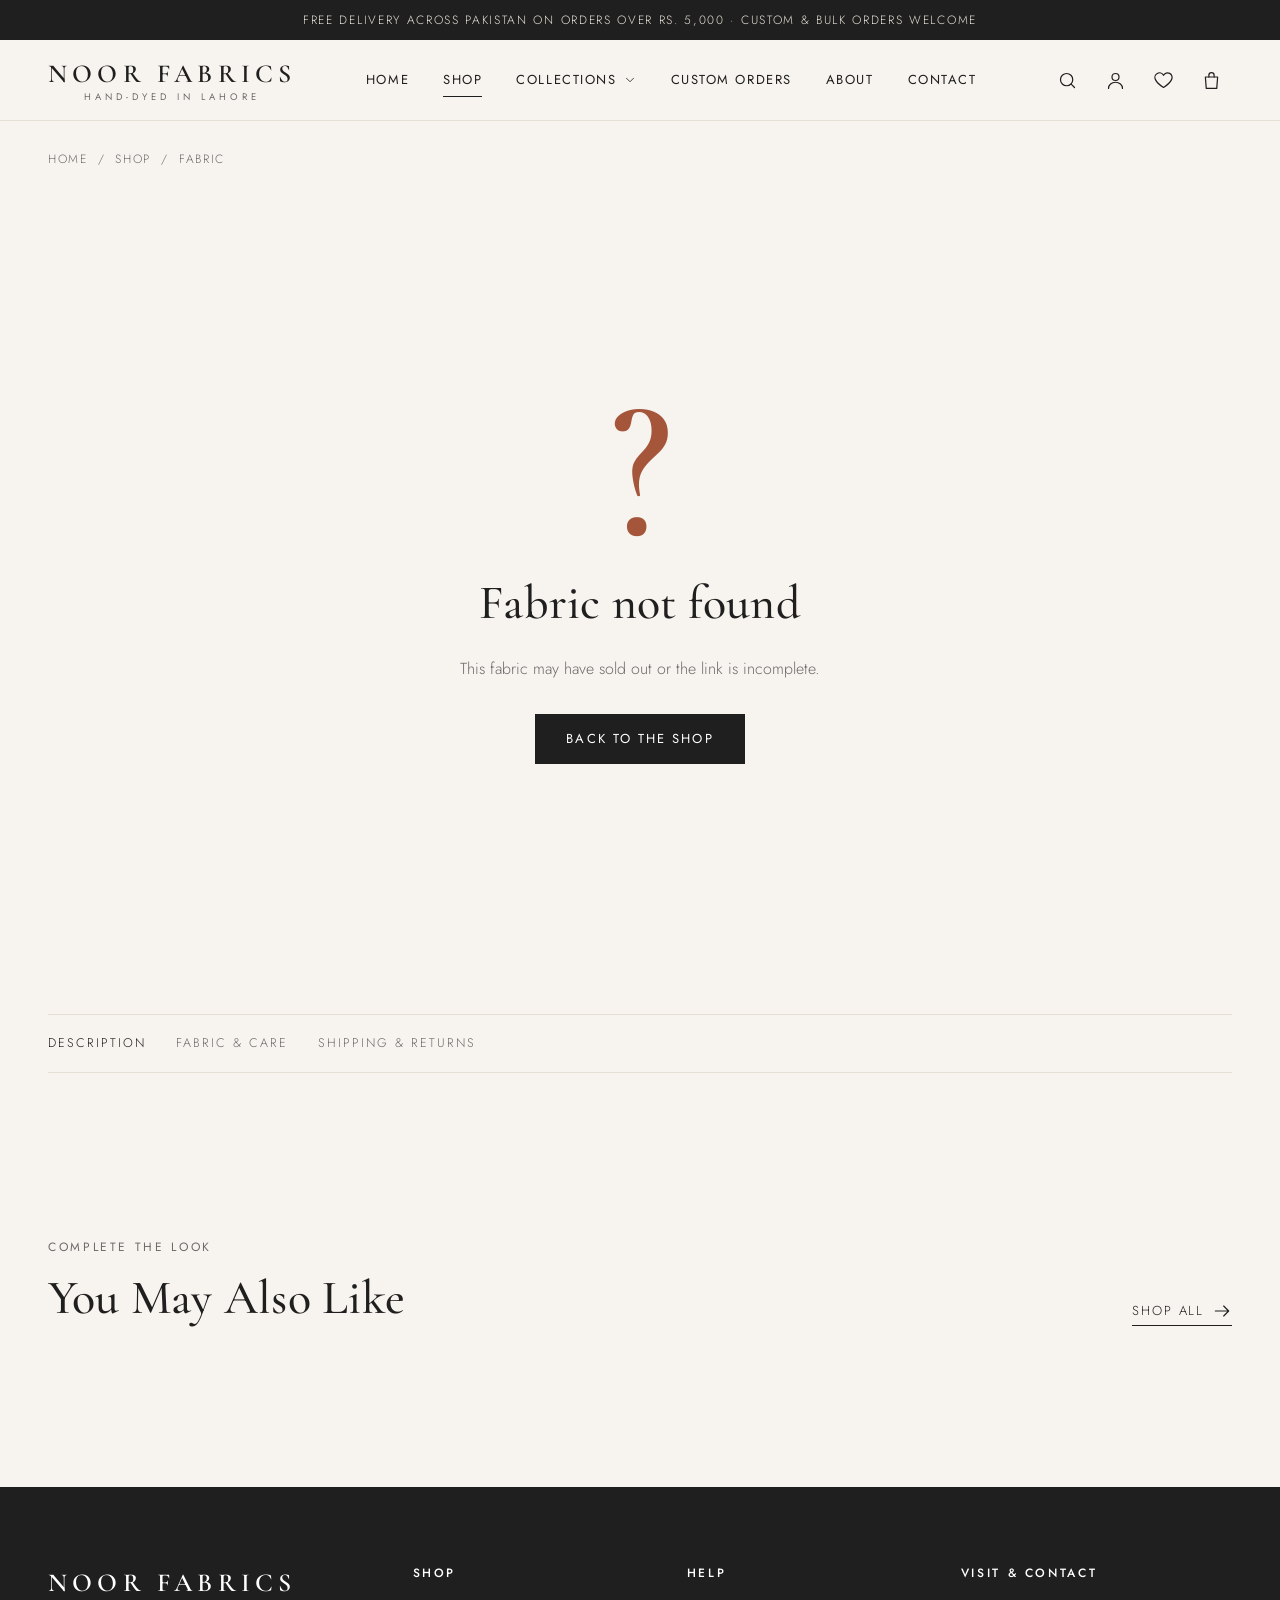
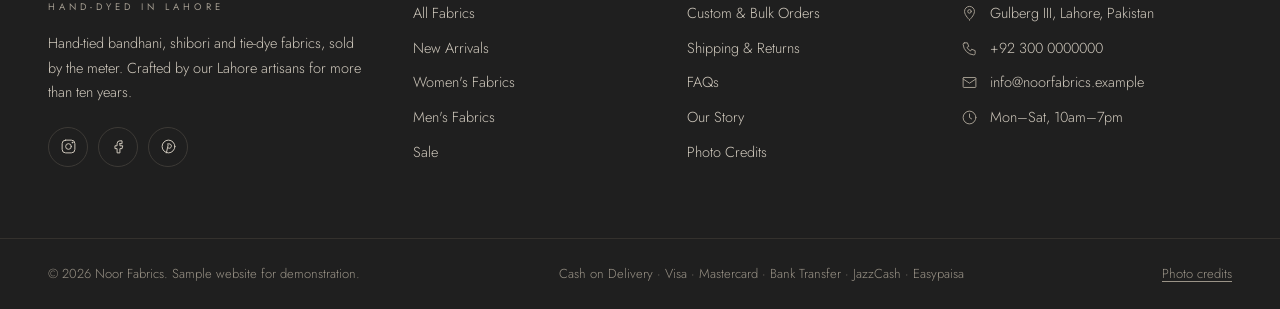
<file: product.html>
<!doctype html>
<html lang="en" class="no-js">
<head>
<meta charset="utf-8">
<meta name="viewport" content="width=device-width, initial-scale=1">
<title>Fabric | Noor Fabrics</title>
<meta name="description" content="Noor Fabrics: hand-tied bandhani, shibori and tie-dye fabric by the meter, handcrafted in Lahore, Pakistan.">
<link rel="preconnect" href="https://fonts.googleapis.com"><link rel="preconnect" href="https://fonts.gstatic.com" crossorigin>
<link href="https://fonts.googleapis.com/css2?family=Cormorant+Garamond:ital,wght@0,500;0,600;1,500&family=Jost:wght@300;400;500&display=swap" rel="stylesheet">
<link rel="stylesheet" href="styles.css">
<link rel="icon" href="data:image/svg+xml,%3Csvg xmlns='http://www.w3.org/2000/svg' viewBox='0 0 32 32'%3E%3Crect width='32' height='32' fill='%231F1F1F'/%3E%3Ctext x='16' y='23' text-anchor='middle' font-family='Georgia' font-size='20' fill='%23F7F4EF'%3EN%3C/text%3E%3C/svg%3E">
</head>
<body>
<a class="skip" href="#main">Skip to content</a>
<div class="announce">Free delivery across Pakistan on orders over Rs. 5,000 &middot; Custom &amp; bulk orders welcome</div>
<header class="header">
 <div class="wrap header__inner">
  <button class="tool burger" type="button" aria-label="Open menu" aria-expanded="false" aria-controls="mnav"><svg class="icon" viewBox="0 0 24 24" aria-hidden="true"><path d="M3 7h18M3 12h18M3 17h18"/></svg></button>
  <nav class="nav" aria-label="Main"><ul class="nav__list"><li><a href="index.html">Home</a></li><li><a href="shop.html" aria-current="page">Shop</a></li><li class="has-drop"><button type="button" aria-expanded="false" aria-haspopup="true">Collections <svg class="icon" viewBox="0 0 24 24" aria-hidden="true"><path d="m6 9 6 6 6-6"/></svg></button><div class="dropdown"><span class="dd-label">Fabric</span><a href="shop.html?cat=lawn">Lawn</a><a href="shop.html?cat=cotton">Cotton</a><a href="shop.html?cat=silk">Silk</a><a href="shop.html?cat=linen">Linen</a><a href="shop.html?cat=chiffon">Chiffon</a><span class="dd-label">Shop for</span><a href="shop.html?cat=men">Men's Fabrics</a><a href="shop.html?cat=women">Women's Fabrics</a><a href="shop.html?cat=new">New Arrivals</a><a href="shop.html?cat=sale">Sale</a><a href="gallery.html">Lookbook Gallery</a></div></li><li><a href="custom-order.html">Custom Orders</a></li><li><a href="about.html">About</a></li><li><a href="contact.html">Contact</a></li></ul></nav>
  <a class="logo" href="index.html" aria-label="Noor Fabrics home">Noor Fabrics<small>Hand-dyed in Lahore</small></a>
  <div class="tools">
   <a class="tool" href="shop.html" data-search-toggle aria-label="Search" aria-expanded="false"><svg class="icon" viewBox="0 0 24 24" aria-hidden="true"><circle cx="11" cy="11" r="7"/><path d="m20 20-3.5-3.5"/></svg></a>
   <a class="tool tool--hide-m" href="contact.html" data-account aria-label="Account"><svg class="icon" viewBox="0 0 24 24" aria-hidden="true"><circle cx="12" cy="8" r="4"/><path d="M4 21c0-4 3.6-7 8-7s8 3 8 7"/></svg></a>
   <a class="tool tool--hide-m" href="shop.html?wish=1" aria-label="Wishlist"><svg class="icon" viewBox="0 0 24 24" aria-hidden="true"><path d="M12 20s-7-4.4-9.2-9A5 5 0 0 1 12 6a5 5 0 0 1 9.2 5c-2.2 4.6-9.2 9-9.2 9z"/></svg><span class="count" data-wish-count data-zero="true">0</span></a>
   <a class="tool" href="cart.html" data-open-cart aria-label="Cart"><svg class="icon" viewBox="0 0 24 24" aria-hidden="true"><path d="M5 8h14l-1 13H6L5 8z"/><path d="M9 8V6a3 3 0 0 1 6 0v2"/></svg><span class="count" data-cart-count data-zero="true">0</span></a>
  </div>
 </div>
 <div class="search-panel"><div class="wrap"><form action="shop.html" method="get" role="search"><label class="sr-only" for="q">Search fabrics</label><svg class="icon" viewBox="0 0 24 24" aria-hidden="true"><circle cx="11" cy="11" r="7"/><path d="m20 20-3.5-3.5"/></svg><input id="q" name="q" type="search" placeholder="Search bandhani, indigo, silk..." autocomplete="off"><button class="btn" type="submit">Search</button></form></div></div>
</header>
<div class="mnav" id="mnav"><div class="mnav__bg"></div><div class="mnav__panel" role="dialog" aria-modal="true" aria-label="Menu">
 <div class="top"><span class="logo" style="font-size:20px">Noor Fabrics</span><button class="tool mnav__close" type="button" aria-label="Close menu"><svg class="icon" viewBox="0 0 24 24" aria-hidden="true"><path d="M6 6l12 12M18 6 6 18"/></svg></button></div>
 <nav aria-label="Mobile"><a href="index.html">Home</a><a href="shop.html">Shop</a><a class="sub" href="shop.html?cat=lawn">Lawn</a><a class="sub" href="shop.html?cat=cotton">Cotton</a><a class="sub" href="shop.html?cat=silk">Silk</a><a class="sub" href="shop.html?cat=linen">Linen</a><a class="sub" href="shop.html?cat=chiffon">Chiffon</a><a href="custom-order.html">Custom Orders</a><a href="about.html">About</a><a href="contact.html">Contact</a><a href="gallery.html">Gallery</a><a href="shop.html?wish=1">Wishlist</a><a href="cart.html">Cart</a></nav>
 <div class="mnav__contact"><p><svg class="icon" viewBox="0 0 24 24" aria-hidden="true"><path d="M5 4h4l2 5-2.5 1.5a11 11 0 0 0 5 5L15 13l5 2v4a2 2 0 0 1-2 2A16 16 0 0 1 3 6a2 2 0 0 1 2-2z"/></svg> +92 300 0000000</p><p><svg class="icon" viewBox="0 0 24 24" aria-hidden="true"><rect x="3" y="5" width="18" height="14" rx="1"/><path d="m3 7 9 6 9-6"/></svg> info@noorfabrics.example</p></div>
</div></div>
<main id="main">
<div class="wrap" style="padding-top:28px"><nav class="crumbs crumbs--left" aria-label="Breadcrumb"><a href="index.html">Home</a><span aria-hidden="true">/</span><a href="shop.html">Shop</a><span aria-hidden="true">/</span><span data-crumb>Fabric</span></nav></div>
<div class="wrap pdp" data-pdp><noscript><p>Please enable JavaScript to view this product.</p></noscript></div>
<div class="wrap"><div class="tabs">
 <div class="tabs__list" role="tablist" aria-label="Product information">
  <button type="button" role="tab" id="t1" aria-selected="true" aria-controls="tab-desc">Description</button>
  <button type="button" role="tab" id="t2" aria-selected="false" aria-controls="tab-care" tabindex="-1">Fabric &amp; Care</button>
  <button type="button" role="tab" id="t3" aria-selected="false" aria-controls="tab-ship" tabindex="-1">Shipping &amp; Returns</button></div>
 <div class="tabs__panel" role="tabpanel" id="tab-desc" aria-labelledby="t1"></div>
 <div class="tabs__panel" role="tabpanel" id="tab-care" aria-labelledby="t2" hidden></div>
 <div class="tabs__panel" role="tabpanel" id="tab-ship" aria-labelledby="t3" hidden></div>
</div></div>
<section class="section"><div class="wrap"><div class="sec-head"><div><span class="eyebrow">Complete the look</span><h2>You May Also Like</h2></div><a class="link" href="shop.html">Shop all <svg class="icon" viewBox="0 0 24 24" aria-hidden="true"><path d="M4 12h16M14 6l6 6-6 6"/></svg></a></div><div class="grid" data-grid="related"></div></div></section>
</main>
<footer class="footer">
 <div class="wrap footer__grid">
  <div><a class="logo" href="index.html">Noor Fabrics<small>Hand-dyed in Lahore</small></a>
   <p>Hand-tied bandhani, shibori and tie-dye fabrics, sold by the meter. Crafted by our Lahore artisans for more than ten years.</p>
   <div class="socials"><a href="gallery.html" aria-label="Instagram"><svg class="icon" viewBox="0 0 24 24" aria-hidden="true"><rect x="3" y="3" width="18" height="18" rx="5"/><circle cx="12" cy="12" r="4"/><circle cx="17.5" cy="6.5" r=".6" fill="currentColor"/></svg></a><a href="gallery.html" aria-label="Facebook"><svg class="icon" viewBox="0 0 24 24" aria-hidden="true"><path d="M14 8h3V4h-3a4 4 0 0 0-4 4v3H7v4h3v6h4v-6h3l1-4h-4V8z"/></svg></a><a href="gallery.html" aria-label="Pinterest"><svg class="icon" viewBox="0 0 24 24" aria-hidden="true"><circle cx="12" cy="12" r="9"/><path d="M10.5 8.5c3-1.2 6 .3 5.5 3.3-.4 2.4-2.6 3.5-4.2 2.4M11.5 10l-2.5 11"/></svg></a></div></div>
  <div><h4>Shop</h4><ul><li><a href="shop.html">All Fabrics</a></li><li><a href="shop.html?cat=new">New Arrivals</a></li><li><a href="shop.html?cat=women">Women's Fabrics</a></li><li><a href="shop.html?cat=men">Men's Fabrics</a></li><li><a href="shop.html?cat=sale">Sale</a></li></ul></div>
  <div><h4>Help</h4><ul><li><a href="custom-order.html">Custom &amp; Bulk Orders</a></li><li><a href="contact.html#faq">Shipping &amp; Returns</a></li><li><a href="contact.html#faq">FAQs</a></li><li><a href="about.html">Our Story</a></li><li><a href="about.html#credits">Photo Credits</a></li></ul></div>
  <div><h4>Visit &amp; Contact</h4><ul class="footer__contact"><li><svg class="icon" viewBox="0 0 24 24" aria-hidden="true"><path d="M12 21s-7-6.2-7-12a7 7 0 0 1 14 0c0 5.8-7 12-7 12z"/><circle cx="12" cy="9" r="2.5"/></svg><span>Gulberg III, Lahore, Pakistan</span></li><li><svg class="icon" viewBox="0 0 24 24" aria-hidden="true"><path d="M5 4h4l2 5-2.5 1.5a11 11 0 0 0 5 5L15 13l5 2v4a2 2 0 0 1-2 2A16 16 0 0 1 3 6a2 2 0 0 1 2-2z"/></svg><a href="tel:+923000000000">+92 300 0000000</a></li><li><svg class="icon" viewBox="0 0 24 24" aria-hidden="true"><rect x="3" y="5" width="18" height="14" rx="1"/><path d="m3 7 9 6 9-6"/></svg><a href="mailto:info@noorfabrics.example">info@noorfabrics.example</a></li><li><svg class="icon" viewBox="0 0 24 24" aria-hidden="true"><circle cx="12" cy="12" r="9"/><path d="M12 7v5l3 2"/></svg><span>Mon&ndash;Sat, 10am&ndash;7pm</span></li></ul></div>
 </div>
 <div class="wrap footer__bottom"><span>&copy; 2026 Noor Fabrics. Sample website for demonstration.</span><span>Cash on Delivery &middot; Visa &middot; Mastercard &middot; Bank Transfer &middot; JazzCash &middot; Easypaisa</span><a href="about.html#credits">Photo credits</a></div>
</footer>
<div class="drawer" aria-hidden="true"><div class="drawer__bg" data-close-drawer></div>
 <aside class="drawer__panel" role="dialog" aria-modal="true" aria-label="Shopping cart">
  <div class="drawer__top"><h2>Your Cart</h2><button class="tool drawer__close" type="button" data-close-drawer aria-label="Close cart"><svg class="icon" viewBox="0 0 24 24" aria-hidden="true"><path d="M6 6l12 12M18 6 6 18"/></svg></button></div>
  <div class="drawer__items"></div>
  <div class="drawer__foot" hidden><div class="sum-row"><span>Subtotal</span><span data-d-sub></span></div><p data-d-note></p><a class="btn btn--accent btn--block" href="checkout.html">Checkout</a><a class="btn btn--ghost btn--block" href="cart.html">View Cart</a></div>
 </aside></div>
<script src="main.js"></script>
</body>
</html>
</file>
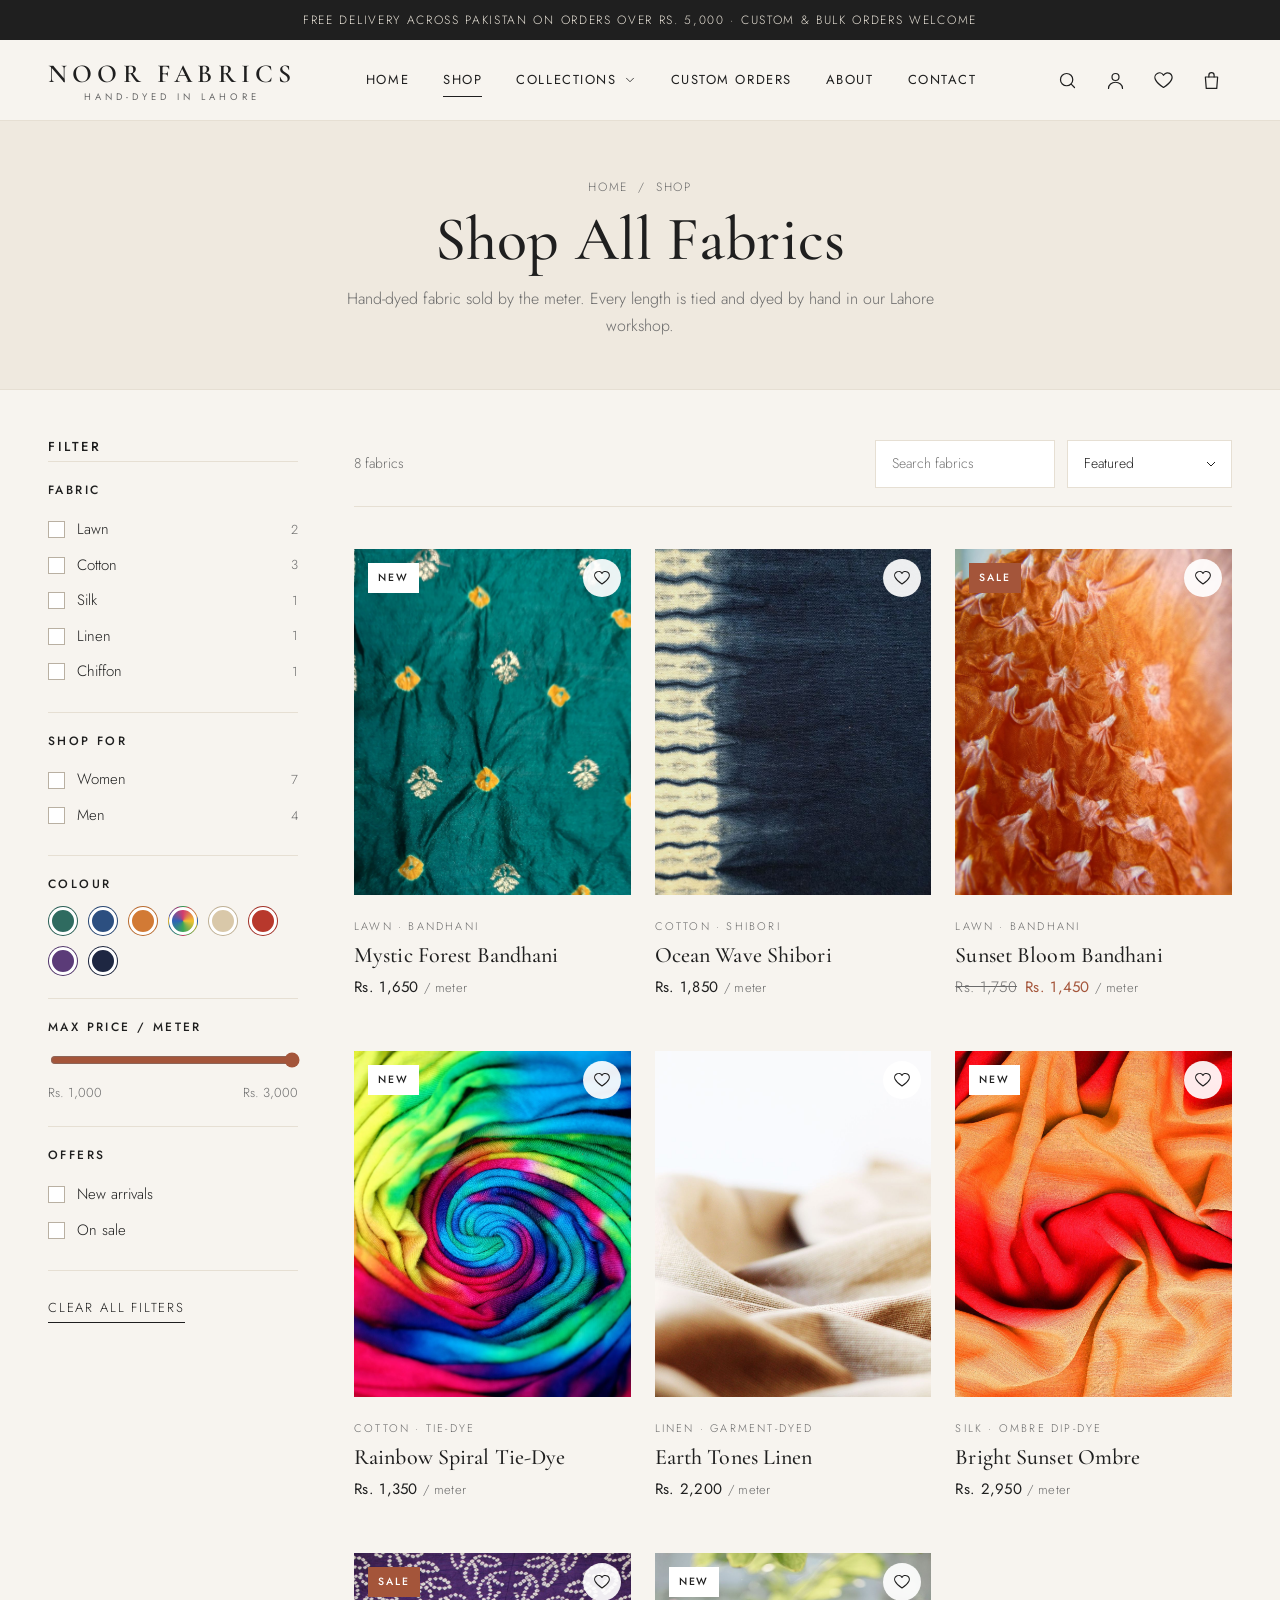
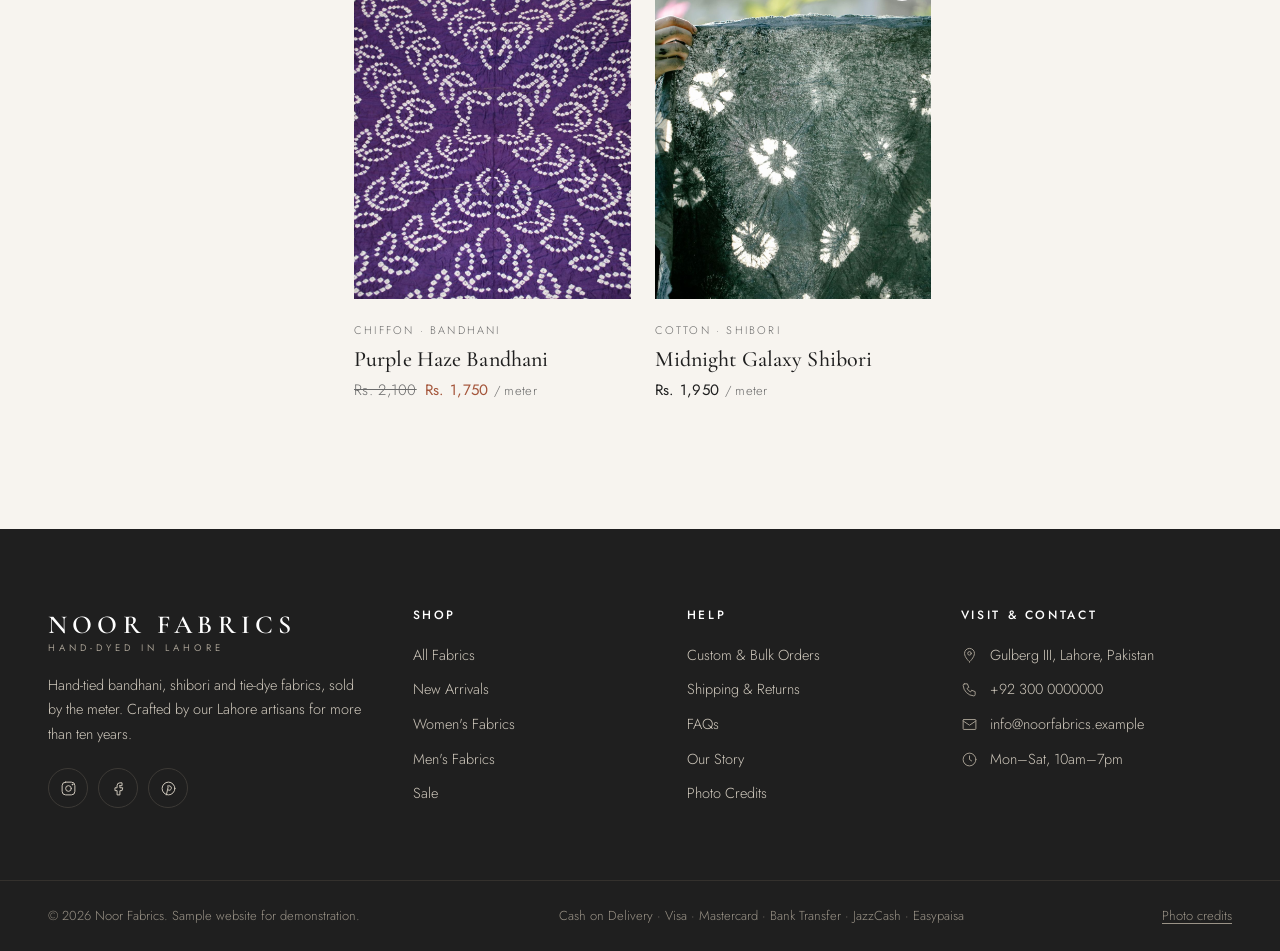
<file: shop.html>
<!doctype html>
<html lang="en" class="no-js">
<head>
<meta charset="utf-8">
<meta name="viewport" content="width=device-width, initial-scale=1">
<title>Shop Fabrics | Noor Fabrics</title>
<meta name="description" content="Noor Fabrics: hand-tied bandhani, shibori and tie-dye fabric by the meter, handcrafted in Lahore, Pakistan.">
<link rel="preconnect" href="https://fonts.googleapis.com"><link rel="preconnect" href="https://fonts.gstatic.com" crossorigin>
<link href="https://fonts.googleapis.com/css2?family=Cormorant+Garamond:ital,wght@0,500;0,600;1,500&family=Jost:wght@300;400;500&display=swap" rel="stylesheet">
<link rel="stylesheet" href="styles.css">
<link rel="icon" href="data:image/svg+xml,%3Csvg xmlns='http://www.w3.org/2000/svg' viewBox='0 0 32 32'%3E%3Crect width='32' height='32' fill='%231F1F1F'/%3E%3Ctext x='16' y='23' text-anchor='middle' font-family='Georgia' font-size='20' fill='%23F7F4EF'%3EN%3C/text%3E%3C/svg%3E">
</head>
<body>
<a class="skip" href="#main">Skip to content</a>
<div class="announce">Free delivery across Pakistan on orders over Rs. 5,000 &middot; Custom &amp; bulk orders welcome</div>
<header class="header">
 <div class="wrap header__inner">
  <button class="tool burger" type="button" aria-label="Open menu" aria-expanded="false" aria-controls="mnav"><svg class="icon" viewBox="0 0 24 24" aria-hidden="true"><path d="M3 7h18M3 12h18M3 17h18"/></svg></button>
  <nav class="nav" aria-label="Main"><ul class="nav__list"><li><a href="index.html">Home</a></li><li><a href="shop.html" aria-current="page">Shop</a></li><li class="has-drop"><button type="button" aria-expanded="false" aria-haspopup="true">Collections <svg class="icon" viewBox="0 0 24 24" aria-hidden="true"><path d="m6 9 6 6 6-6"/></svg></button><div class="dropdown"><span class="dd-label">Fabric</span><a href="shop.html?cat=lawn">Lawn</a><a href="shop.html?cat=cotton">Cotton</a><a href="shop.html?cat=silk">Silk</a><a href="shop.html?cat=linen">Linen</a><a href="shop.html?cat=chiffon">Chiffon</a><span class="dd-label">Shop for</span><a href="shop.html?cat=men">Men's Fabrics</a><a href="shop.html?cat=women">Women's Fabrics</a><a href="shop.html?cat=new">New Arrivals</a><a href="shop.html?cat=sale">Sale</a><a href="gallery.html">Lookbook Gallery</a></div></li><li><a href="custom-order.html">Custom Orders</a></li><li><a href="about.html">About</a></li><li><a href="contact.html">Contact</a></li></ul></nav>
  <a class="logo" href="index.html" aria-label="Noor Fabrics home">Noor Fabrics<small>Hand-dyed in Lahore</small></a>
  <div class="tools">
   <a class="tool" href="shop.html" data-search-toggle aria-label="Search" aria-expanded="false"><svg class="icon" viewBox="0 0 24 24" aria-hidden="true"><circle cx="11" cy="11" r="7"/><path d="m20 20-3.5-3.5"/></svg></a>
   <a class="tool tool--hide-m" href="contact.html" data-account aria-label="Account"><svg class="icon" viewBox="0 0 24 24" aria-hidden="true"><circle cx="12" cy="8" r="4"/><path d="M4 21c0-4 3.6-7 8-7s8 3 8 7"/></svg></a>
   <a class="tool tool--hide-m" href="shop.html?wish=1" aria-label="Wishlist"><svg class="icon" viewBox="0 0 24 24" aria-hidden="true"><path d="M12 20s-7-4.4-9.2-9A5 5 0 0 1 12 6a5 5 0 0 1 9.2 5c-2.2 4.6-9.2 9-9.2 9z"/></svg><span class="count" data-wish-count data-zero="true">0</span></a>
   <a class="tool" href="cart.html" data-open-cart aria-label="Cart"><svg class="icon" viewBox="0 0 24 24" aria-hidden="true"><path d="M5 8h14l-1 13H6L5 8z"/><path d="M9 8V6a3 3 0 0 1 6 0v2"/></svg><span class="count" data-cart-count data-zero="true">0</span></a>
  </div>
 </div>
 <div class="search-panel"><div class="wrap"><form action="shop.html" method="get" role="search"><label class="sr-only" for="q">Search fabrics</label><svg class="icon" viewBox="0 0 24 24" aria-hidden="true"><circle cx="11" cy="11" r="7"/><path d="m20 20-3.5-3.5"/></svg><input id="q" name="q" type="search" placeholder="Search bandhani, indigo, silk..." autocomplete="off"><button class="btn" type="submit">Search</button></form></div></div>
</header>
<div class="mnav" id="mnav"><div class="mnav__bg"></div><div class="mnav__panel" role="dialog" aria-modal="true" aria-label="Menu">
 <div class="top"><span class="logo" style="font-size:20px">Noor Fabrics</span><button class="tool mnav__close" type="button" aria-label="Close menu"><svg class="icon" viewBox="0 0 24 24" aria-hidden="true"><path d="M6 6l12 12M18 6 6 18"/></svg></button></div>
 <nav aria-label="Mobile"><a href="index.html">Home</a><a href="shop.html">Shop</a><a class="sub" href="shop.html?cat=lawn">Lawn</a><a class="sub" href="shop.html?cat=cotton">Cotton</a><a class="sub" href="shop.html?cat=silk">Silk</a><a class="sub" href="shop.html?cat=linen">Linen</a><a class="sub" href="shop.html?cat=chiffon">Chiffon</a><a href="custom-order.html">Custom Orders</a><a href="about.html">About</a><a href="contact.html">Contact</a><a href="gallery.html">Gallery</a><a href="shop.html?wish=1">Wishlist</a><a href="cart.html">Cart</a></nav>
 <div class="mnav__contact"><p><svg class="icon" viewBox="0 0 24 24" aria-hidden="true"><path d="M5 4h4l2 5-2.5 1.5a11 11 0 0 0 5 5L15 13l5 2v4a2 2 0 0 1-2 2A16 16 0 0 1 3 6a2 2 0 0 1 2-2z"/></svg> +92 300 0000000</p><p><svg class="icon" viewBox="0 0 24 24" aria-hidden="true"><rect x="3" y="5" width="18" height="14" rx="1"/><path d="m3 7 9 6 9-6"/></svg> info@noorfabrics.example</p></div>
</div></div>
<main id="main">
<section class="page-head"><div class="wrap"><nav class="crumbs" aria-label="Breadcrumb"><a href="index.html">Home</a><span aria-hidden="true">/</span><span>Shop</span></nav><h1><span data-shop-title>Shop All Fabrics</span></h1><p>Hand-dyed fabric sold by the meter. Every length is tied and dyed by hand in our Lahore workshop.</p></div></section>
<div class="wrap shop">
 <aside class="filters" aria-label="Filters">
  <div class="filters__head"><h2>Filter</h2><button class="tool filters__close filter-btn" type="button" aria-label="Close filters"><svg class="icon" viewBox="0 0 24 24" aria-hidden="true"><path d="M6 6l12 12M18 6 6 18"/></svg></button></div>
  <div class="fgroup"><h3>Fabric</h3><label class="check"><input type="checkbox" data-f-fabric value="lawn"> Lawn<span class="n"></span></label><label class="check"><input type="checkbox" data-f-fabric value="cotton"> Cotton<span class="n"></span></label><label class="check"><input type="checkbox" data-f-fabric value="silk"> Silk<span class="n"></span></label><label class="check"><input type="checkbox" data-f-fabric value="linen"> Linen<span class="n"></span></label><label class="check"><input type="checkbox" data-f-fabric value="chiffon"> Chiffon<span class="n"></span></label></div>
  <div class="fgroup"><h3>Shop For</h3><label class="check"><input type="checkbox" data-f-gender value="women"> Women<span class="n"></span></label><label class="check"><input type="checkbox" data-f-gender value="men"> Men<span class="n"></span></label></div>
  <div class="fgroup"><h3>Colour</h3><div class="swatches" data-swatches></div></div>
  <div class="fgroup"><h3><label for="price">Max Price / Meter</label></h3><input id="price" class="range" type="range" min="1000" max="3000" step="100" value="3000" data-f-price><div class="range-vals"><span>Rs. 1,000</span><span data-price-val>Rs. 3,000</span></div></div>
  <div class="fgroup"><h3>Offers</h3><label class="check"><input type="checkbox" data-f-new> New arrivals</label><label class="check"><input type="checkbox" data-f-sale> On sale</label></div>
  <div class="fgroup"><button type="button" class="link" data-clear>Clear all filters</button></div>
  <button type="button" class="btn btn--block filter-btn" data-filters-done>Show results</button>
 </aside>
 <section aria-label="Products">
  <div class="toolbar"><div style="display:flex;gap:14px;align-items:center"><button type="button" class="btn btn--ghost filter-btn" style="min-height:44px;padding:0 18px"><svg class="icon" viewBox="0 0 24 24" aria-hidden="true"><path d="M4 6h16M7 12h10M10 18h4"/></svg> Filters</button><span class="toolbar__count" data-count aria-live="polite">8 fabrics</span></div>
   <div class="toolbar__right"><form data-shop-search-form role="search" style="display:flex"><label class="sr-only" for="shop-q">Search the shop</label><input id="shop-q" class="select" style="background-image:none;padding-right:16px;width:180px" type="search" placeholder="Search fabrics" data-shop-search></form>
   <label class="sr-only" for="sort">Sort by</label><select id="sort" class="select" data-sort><option value="featured">Featured</option><option value="new">Newest</option><option value="low">Price: Low to High</option><option value="high">Price: High to Low</option><option value="name">Name A&ndash;Z</option></select></div></div>
  <div class="chips" data-chips></div>
  <div class="grid grid--3" data-grid="shop"><noscript><p>Please enable JavaScript to browse and filter fabrics.</p></noscript></div>
 </section>
</div>
</main>
<footer class="footer">
 <div class="wrap footer__grid">
  <div><a class="logo" href="index.html">Noor Fabrics<small>Hand-dyed in Lahore</small></a>
   <p>Hand-tied bandhani, shibori and tie-dye fabrics, sold by the meter. Crafted by our Lahore artisans for more than ten years.</p>
   <div class="socials"><a href="gallery.html" aria-label="Instagram"><svg class="icon" viewBox="0 0 24 24" aria-hidden="true"><rect x="3" y="3" width="18" height="18" rx="5"/><circle cx="12" cy="12" r="4"/><circle cx="17.5" cy="6.5" r=".6" fill="currentColor"/></svg></a><a href="gallery.html" aria-label="Facebook"><svg class="icon" viewBox="0 0 24 24" aria-hidden="true"><path d="M14 8h3V4h-3a4 4 0 0 0-4 4v3H7v4h3v6h4v-6h3l1-4h-4V8z"/></svg></a><a href="gallery.html" aria-label="Pinterest"><svg class="icon" viewBox="0 0 24 24" aria-hidden="true"><circle cx="12" cy="12" r="9"/><path d="M10.5 8.5c3-1.2 6 .3 5.5 3.3-.4 2.4-2.6 3.5-4.2 2.4M11.5 10l-2.5 11"/></svg></a></div></div>
  <div><h4>Shop</h4><ul><li><a href="shop.html">All Fabrics</a></li><li><a href="shop.html?cat=new">New Arrivals</a></li><li><a href="shop.html?cat=women">Women's Fabrics</a></li><li><a href="shop.html?cat=men">Men's Fabrics</a></li><li><a href="shop.html?cat=sale">Sale</a></li></ul></div>
  <div><h4>Help</h4><ul><li><a href="custom-order.html">Custom &amp; Bulk Orders</a></li><li><a href="contact.html#faq">Shipping &amp; Returns</a></li><li><a href="contact.html#faq">FAQs</a></li><li><a href="about.html">Our Story</a></li><li><a href="about.html#credits">Photo Credits</a></li></ul></div>
  <div><h4>Visit &amp; Contact</h4><ul class="footer__contact"><li><svg class="icon" viewBox="0 0 24 24" aria-hidden="true"><path d="M12 21s-7-6.2-7-12a7 7 0 0 1 14 0c0 5.8-7 12-7 12z"/><circle cx="12" cy="9" r="2.5"/></svg><span>Gulberg III, Lahore, Pakistan</span></li><li><svg class="icon" viewBox="0 0 24 24" aria-hidden="true"><path d="M5 4h4l2 5-2.5 1.5a11 11 0 0 0 5 5L15 13l5 2v4a2 2 0 0 1-2 2A16 16 0 0 1 3 6a2 2 0 0 1 2-2z"/></svg><a href="tel:+923000000000">+92 300 0000000</a></li><li><svg class="icon" viewBox="0 0 24 24" aria-hidden="true"><rect x="3" y="5" width="18" height="14" rx="1"/><path d="m3 7 9 6 9-6"/></svg><a href="mailto:info@noorfabrics.example">info@noorfabrics.example</a></li><li><svg class="icon" viewBox="0 0 24 24" aria-hidden="true"><circle cx="12" cy="12" r="9"/><path d="M12 7v5l3 2"/></svg><span>Mon&ndash;Sat, 10am&ndash;7pm</span></li></ul></div>
 </div>
 <div class="wrap footer__bottom"><span>&copy; 2026 Noor Fabrics. Sample website for demonstration.</span><span>Cash on Delivery &middot; Visa &middot; Mastercard &middot; Bank Transfer &middot; JazzCash &middot; Easypaisa</span><a href="about.html#credits">Photo credits</a></div>
</footer>
<div class="drawer" aria-hidden="true"><div class="drawer__bg" data-close-drawer></div>
 <aside class="drawer__panel" role="dialog" aria-modal="true" aria-label="Shopping cart">
  <div class="drawer__top"><h2>Your Cart</h2><button class="tool drawer__close" type="button" data-close-drawer aria-label="Close cart"><svg class="icon" viewBox="0 0 24 24" aria-hidden="true"><path d="M6 6l12 12M18 6 6 18"/></svg></button></div>
  <div class="drawer__items"></div>
  <div class="drawer__foot" hidden><div class="sum-row"><span>Subtotal</span><span data-d-sub></span></div><p data-d-note></p><a class="btn btn--accent btn--block" href="checkout.html">Checkout</a><a class="btn btn--ghost btn--block" href="cart.html">View Cart</a></div>
 </aside></div>
<script src="main.js"></script>
</body>
</html>
</file>
<file: styles.css>
/* Noor Fabrics — sample storefront styles */
:root{
  --bg:#F7F4EF; --bg-2:#EFE9DF; --white:#fff; --ink:#1F1F1F; --muted:#6B6B6B;
  --line:#E6DFD3; --accent:#A4553A; --accent-dark:#86432c;
  --serif:'Cormorant Garamond', Georgia, 'Times New Roman', serif;
  --sans:'Jost', 'Helvetica Neue', Arial, sans-serif;
  --wrap:1280px; --gut:clamp(20px,4vw,48px);
  --ease:cubic-bezier(.2,.7,.2,1);
}
*,*::before,*::after{box-sizing:border-box}
html{scroll-behavior:smooth;-webkit-text-size-adjust:100%}
body{margin:0;background:var(--bg);color:var(--ink);font-family:var(--sans);font-weight:300;font-size:16px;line-height:1.7;-webkit-font-smoothing:antialiased}
img{max-width:100%;display:block}
a{color:inherit;text-decoration:none}
button,input,select,textarea{font:inherit;color:inherit}
button{cursor:pointer;background:none;border:0;padding:0}
h1,h2,h3,h4{font-family:var(--serif);font-weight:500;line-height:1.15;margin:0 0 .5em;letter-spacing:.005em}
p{margin:0 0 1em}
ul{margin:0;padding:0;list-style:none}
:focus-visible{outline:2px solid var(--accent);outline-offset:3px}
.skip{position:absolute;left:-9999px;top:8px;background:var(--ink);color:#fff;padding:10px 16px;z-index:200}
.skip:focus{left:8px}
.sr-only{position:absolute!important;width:1px;height:1px;overflow:hidden;clip:rect(0 0 0 0);white-space:nowrap}
.wrap{max-width:var(--wrap);margin:0 auto;padding:0 var(--gut)}
.icon{width:20px;height:20px;stroke:currentColor;fill:none;stroke-width:1.4;stroke-linecap:round;stroke-linejoin:round;flex:none}
.eyebrow{display:block;font-size:12px;font-weight:400;letter-spacing:.22em;text-transform:uppercase;color:var(--muted);margin-bottom:14px}
.lead{font-size:18px;color:#4a4a4a;max-width:620px}
.muted{color:var(--muted)}

/* Buttons */
.btn{display:inline-flex;align-items:center;justify-content:center;gap:10px;min-height:50px;padding:0 30px;font-size:13px;font-weight:400;letter-spacing:.16em;text-transform:uppercase;border:1px solid var(--ink);background:var(--ink);color:#fff;transition:background .25s,color .25s,border-color .25s}
.btn:hover{background:#000}
.btn--accent{background:var(--accent);border-color:var(--accent)}
.btn--accent:hover{background:var(--accent-dark);border-color:var(--accent-dark)}
.btn--ghost{background:transparent;color:var(--ink)}
.btn--ghost:hover{background:var(--ink);color:#fff}
.btn--light{background:transparent;color:#fff;border-color:rgba(255,255,255,.85)}
.btn--light:hover{background:#fff;color:var(--ink)}
.btn--block{width:100%}
.btn[disabled]{opacity:.5;cursor:not-allowed}
.link{font-size:13px;letter-spacing:.14em;text-transform:uppercase;border-bottom:1px solid currentColor;padding-bottom:3px;display:inline-flex;gap:8px;align-items:center;transition:color .2s}
.link:hover{color:var(--accent)}

/* Announcement + header */
.announce{background:var(--ink);color:#e9e3d8;font-size:12px;letter-spacing:.14em;text-transform:uppercase;text-align:center;padding:10px var(--gut)}
.header{position:sticky;top:0;z-index:50;background:rgba(247,244,239,.97);border-bottom:1px solid var(--line)}
.header__inner{display:grid;grid-template-columns:auto 1fr auto;align-items:center;gap:32px;height:80px}
.logo{font-family:var(--serif);font-weight:600;font-size:26px;letter-spacing:.2em;text-transform:uppercase;white-space:nowrap;justify-self:start;order:-1;line-height:1.2}
.logo small{display:block;font-family:var(--sans);font-size:9.5px;font-weight:400;letter-spacing:.42em;color:var(--muted);text-align:center;margin-top:3px}
.nav{justify-self:center}
.nav__list{display:flex;gap:34px;align-items:center;white-space:nowrap}
.nav__list>li{position:relative}
.nav__list a,.nav__list button{font-size:13px;letter-spacing:.12em;text-transform:uppercase;font-weight:400;padding:28px 0;display:inline-flex;align-items:center;gap:6px;position:relative}
.nav__list>li>a::after,.nav__list>li>button::after{content:"";position:absolute;left:0;right:0;bottom:22px;height:1px;background:var(--ink);transform:scaleX(0);transition:transform .3s var(--ease);transform-origin:left}
.nav__list>li>a:hover::after,.nav__list>li>a[aria-current="page"]::after,.nav__list>li>button:hover::after{transform:scaleX(1)}
.nav__list .icon{width:14px;height:14px}
.dropdown{position:absolute;top:100%;left:-24px;min-width:220px;background:#fff;border:1px solid var(--line);padding:14px 0;opacity:0;visibility:hidden;transform:translateY(6px);transition:all .25s var(--ease);box-shadow:0 18px 40px rgba(31,31,31,.06)}
.has-drop:hover .dropdown,.has-drop:focus-within .dropdown,.has-drop.open .dropdown{opacity:1;visibility:visible;transform:none}
.dropdown a{display:block;padding:8px 24px;font-size:13px;letter-spacing:.08em;text-transform:none;font-weight:300}
.dropdown a:hover{color:var(--accent);background:var(--bg)}
.dropdown .dd-label{display:block;padding:8px 24px 4px;font-size:11px;letter-spacing:.2em;text-transform:uppercase;color:var(--muted)}
.tools{justify-self:end;display:flex;align-items:center;gap:6px}
.tool{position:relative;width:42px;height:42px;display:inline-flex;align-items:center;justify-content:center;border-radius:50%;transition:background .2s}
.tool:hover{background:var(--bg-2)}
.tool .icon{width:21px;height:21px}
.count{position:absolute;top:3px;right:1px;min-width:18px;height:18px;padding:0 5px;border-radius:9px;background:var(--accent);color:#fff;font-size:10.5px;font-weight:500;display:flex;align-items:center;justify-content:center;line-height:1}
.count[data-zero="true"]{display:none}
.burger{display:none}
.search-panel{border-top:1px solid var(--line);background:var(--bg);display:none}
.search-panel.open{display:block}
.search-panel form{display:flex;align-items:center;gap:14px;padding:18px 0}
.search-panel input{flex:1;border:0;border-bottom:1px solid var(--ink);background:transparent;padding:10px 2px;font-size:20px;font-family:var(--serif);outline:none}
.search-panel input:focus-visible{border-bottom-color:var(--accent);outline:none}

/* Mobile nav */
.mnav{position:fixed;inset:0;z-index:120;visibility:hidden}
.mnav.open{visibility:visible}
.mnav__bg{position:absolute;inset:0;background:rgba(20,18,16,.45);opacity:0;transition:opacity .3s}
.mnav.open .mnav__bg{opacity:1}
.mnav__panel{position:absolute;top:0;left:0;bottom:0;width:min(86vw,360px);background:var(--bg);padding:24px 28px;transform:translateX(-100%);transition:transform .35s var(--ease);overflow:auto}
.mnav.open .mnav__panel{transform:none}
.mnav__panel .top{display:flex;justify-content:space-between;align-items:center;margin-bottom:24px}
.mnav__panel nav a{display:block;padding:14px 0;border-bottom:1px solid var(--line);font-family:var(--serif);font-size:24px}
.mnav__panel nav a.sub{font-family:var(--sans);font-size:14px;padding:9px 0 9px 14px;color:var(--muted);border:0}
.mnav__contact{margin-top:28px;font-size:14px;color:var(--muted)}
.mnav__contact p{display:flex;gap:10px;align-items:center;margin:0 0 8px}

/* Hero */
.hero{position:relative;min-height:min(88vh,820px);display:flex;align-items:center;color:#fff;overflow:hidden;background:#2b3440}
.hero__img{position:absolute;inset:0;width:100%;height:100%;object-fit:cover;object-position:center 40%}
.hero::after{content:"";position:absolute;inset:0;background:linear-gradient(90deg,rgba(16,16,16,.72) 0%,rgba(16,16,16,.45) 45%,rgba(16,16,16,.15) 100%)}
.hero .wrap{position:relative;z-index:2;width:100%}
.hero__content{max-width:620px;padding:80px 0}
.hero .eyebrow{color:rgba(255,255,255,.85)}
.hero h1{font-size:clamp(44px,6.2vw,84px);font-weight:500;line-height:1.02;margin-bottom:22px}
.hero h1 em{font-style:italic;font-weight:500}
.hero p{font-size:18px;color:rgba(255,255,255,.88);max-width:500px;margin-bottom:36px}
.btn-row{display:flex;flex-wrap:wrap;gap:14px}

/* Trust */
.trust{background:#fff;border-bottom:1px solid var(--line)}
.trust__grid{display:grid;grid-template-columns:repeat(4,1fr)}
.trust__item{display:flex;gap:16px;align-items:center;padding:30px 24px;border-right:1px solid var(--line)}
.trust__item:last-child{border-right:0}
.trust__item .icon{width:30px;height:30px;color:var(--accent);stroke-width:1.2}
.trust__item strong{display:block;font-weight:500;font-size:14px;letter-spacing:.06em}
.trust__item span{font-size:13.5px;color:var(--muted)}

/* Sections */
.section{padding:clamp(70px,9vw,120px) 0}
.section--tight{padding:clamp(50px,6vw,80px) 0}
.section--white{background:#fff}
.section--alt{background:var(--bg-2)}
.sec-head{display:flex;justify-content:space-between;align-items:flex-end;gap:24px;margin-bottom:46px}
.sec-head h2{font-size:clamp(34px,4vw,48px);margin:0}
.sec-head--center{flex-direction:column;align-items:center;text-align:center}
.sec-head--center p{max-width:560px;color:var(--muted);margin:14px 0 0}

/* Category tiles */
.cats{display:grid;grid-template-columns:repeat(5,1fr);gap:18px}
.cat{position:relative;display:block;overflow:hidden;aspect-ratio:3/4;background:var(--bg-2)}
.cat img{width:100%;height:100%;object-fit:cover;transition:transform 1.1s var(--ease)}
.cat:hover img{transform:scale(1.06)}
.cat::after{content:"";position:absolute;inset:0;background:linear-gradient(180deg,transparent 55%,rgba(16,16,16,.55))}
.cat__label{position:absolute;left:22px;right:22px;bottom:20px;z-index:2;color:#fff;display:flex;justify-content:space-between;align-items:flex-end}
.cat__label strong{font-family:var(--serif);font-weight:500;font-size:28px;line-height:1}
.cat__label span{font-size:11px;letter-spacing:.2em;text-transform:uppercase;opacity:.9}

/* Product cards */
.grid{display:grid;grid-template-columns:repeat(4,1fr);gap:36px 24px}
.grid--3{grid-template-columns:repeat(3,1fr)}
.card{position:relative}
.card__top{position:relative}
.card__media{position:relative;display:block;aspect-ratio:4/5;overflow:hidden;background:#ece6dc}
.card__media img{position:absolute;inset:0;width:100%;height:100%;object-fit:cover;transition:transform 1s var(--ease),opacity .6s var(--ease)}
.card__media .alt{opacity:0;transform:scale(1.75);transform-origin:var(--fo,50% 50%)}
.card:hover .card__media .main{opacity:0}
.card:hover .card__media .alt{opacity:1;transform:scale(1.6)}
.badge{position:absolute;top:14px;left:14px;z-index:3;font-size:10.5px;font-weight:500;letter-spacing:.18em;text-transform:uppercase;padding:6px 10px;background:#fff;color:var(--ink)}
.badge--sale{background:var(--accent);color:#fff}
.wish{position:absolute;top:10px;right:10px;z-index:3;width:38px;height:38px;border-radius:50%;background:rgba(255,255,255,.92);display:flex;align-items:center;justify-content:center;transition:color .2s,background .2s}
.wish .icon{width:18px;height:18px}
.wish:hover{color:var(--accent)}
.wish[aria-pressed="true"]{color:var(--accent)}
.wish[aria-pressed="true"] .icon{fill:var(--accent)}
.quick{position:absolute;left:12px;right:12px;bottom:12px;z-index:3;min-height:46px;background:#fff;color:var(--ink);font-size:12px;letter-spacing:.16em;text-transform:uppercase;display:flex;align-items:center;justify-content:center;gap:10px;opacity:0;transform:translateY(12px);transition:all .35s var(--ease)}
.quick .icon{width:17px;height:17px}
.quick:hover{background:var(--ink);color:#fff}
.card:hover .quick,.card:focus-within .quick{opacity:1;transform:none}
.card__body{padding-top:16px}
.card__fabric{font-size:11px;letter-spacing:.2em;text-transform:uppercase;color:var(--muted)}
.card__name{font-family:var(--serif);font-size:22px;font-weight:500;line-height:1.2;margin:4px 0 6px}
.card__name a:hover{color:var(--accent)}
.price{font-size:15px;font-weight:400;letter-spacing:.02em}
.price .per{color:var(--muted);font-weight:300;font-size:13px}
.price s{color:var(--muted);font-weight:300;margin-right:8px}
.price--sale .now{color:var(--accent)}

/* Story split */
.split{display:grid;grid-template-columns:1.05fr 1fr;gap:clamp(40px,7vw,100px);align-items:center}
.split--rev .split__media{order:2}
.split__media{position:relative;overflow:hidden;aspect-ratio:5/4}
.split__media img{width:100%;height:100%;object-fit:cover;transition:transform 1.2s var(--ease)}
.split__media:hover img{transform:scale(1.04)}
.split h2{font-size:clamp(36px,4.2vw,54px)}
.split p{color:#4a4a4a}
.stats{display:flex;gap:44px;margin:34px 0 36px;padding-top:28px;border-top:1px solid var(--line)}
.stats strong{display:block;font-family:var(--serif);font-size:42px;font-weight:500;line-height:1}
.stats span{font-size:12px;letter-spacing:.16em;text-transform:uppercase;color:var(--muted)}

/* Banner */
.banner{position:relative;color:#fff;text-align:center;overflow:hidden;padding:clamp(90px,12vw,150px) 0}
.banner>img{position:absolute;inset:0;width:100%;height:100%;object-fit:cover}
.banner::after{content:"";position:absolute;inset:0;background:rgba(18,16,14,.62)}
.banner .wrap{position:relative;z-index:2}
.banner .eyebrow{color:rgba(255,255,255,.8)}
.banner h2{font-size:clamp(38px,5vw,64px);max-width:800px;margin:0 auto 20px}
.banner p{max-width:600px;margin:0 auto 36px;color:rgba(255,255,255,.88);font-size:17px}
.banner .btn-row{justify-content:center}
.banner__points{display:flex;justify-content:center;flex-wrap:wrap;gap:12px 36px;margin:-10px 0 36px;font-size:13px;letter-spacing:.12em;text-transform:uppercase;color:rgba(255,255,255,.85)}

/* Insta strip */
.insta{display:grid;grid-template-columns:repeat(6,1fr)}
.insta a{position:relative;aspect-ratio:1;overflow:hidden;display:block}
.insta img{width:100%;height:100%;object-fit:cover;transition:transform .9s var(--ease)}
.insta a::after{content:"";position:absolute;inset:0;background:rgba(20,18,16,0);transition:background .3s}
.insta a:hover img{transform:scale(1.07)}
.insta a:hover::after{background:rgba(20,18,16,.3)}
.insta .icon{position:absolute;z-index:2;top:50%;left:50%;width:30px;height:30px;margin:-15px 0 0 -15px;color:#fff;opacity:0;transition:opacity .3s}
.insta a:hover .icon{opacity:1}

/* Testimonials */
.tests{display:grid;grid-template-columns:repeat(3,1fr);gap:24px}
.test{margin:0;background:#fff;border:1px solid var(--line);padding:40px 36px;display:flex;flex-direction:column}
.stars{display:flex;gap:3px;color:var(--accent);margin-bottom:20px}
.stars .icon{width:15px;height:15px;fill:currentColor;stroke:none}
.test blockquote{margin:0 0 28px;font-family:var(--serif);font-size:22px;line-height:1.45;font-style:italic;flex:1}
.test cite{font-style:normal;font-size:13px;letter-spacing:.14em;text-transform:uppercase;font-weight:400}
.test cite span{display:block;color:var(--muted);letter-spacing:.06em;text-transform:none;font-weight:300;font-size:14px;margin-top:2px}

/* Newsletter */
.news{text-align:center;max-width:640px;margin:0 auto}
.news h2{font-size:clamp(32px,4vw,44px)}
.news p{color:var(--muted)}
.news form{display:flex;gap:0;margin-top:28px;border:1px solid var(--ink);background:#fff}
.news input{flex:1;border:0;padding:0 20px;min-height:54px;background:transparent;outline:none;min-width:0}
.news .btn{border:0;min-height:54px}
.form-note{font-size:14px;margin-top:14px;min-height:22px}
.form-note.ok{color:#2f6a3f}
.form-note.err{color:#a3361f}

/* Footer */
.footer{background:var(--ink);color:#cfc8bc;padding:80px 0 0;font-size:14.5px}
.footer__grid{display:grid;grid-template-columns:1.4fr 1fr 1fr 1.2fr;gap:48px}
.footer .logo{color:#fff;justify-self:start;display:inline-block;margin-bottom:18px}
.footer .logo small{text-align:left;color:#a39c90}
.footer h4{font-family:var(--sans);font-size:12px;font-weight:500;letter-spacing:.22em;text-transform:uppercase;color:#fff;margin-bottom:20px}
.footer li{margin-bottom:10px}
.footer a:hover{color:#fff}
.footer__contact li{display:flex;gap:12px;align-items:flex-start}
.footer__contact .icon{width:17px;height:17px;margin-top:4px;color:#a39c90}
.socials{display:flex;gap:10px;margin-top:22px}
.socials a{width:40px;height:40px;border:1px solid #3d3a36;border-radius:50%;display:flex;align-items:center;justify-content:center;transition:all .2s}
.socials a:hover{border-color:#fff;color:#fff}
.socials .icon{width:17px;height:17px}
.footer__bottom{margin-top:64px;border-top:1px solid #34312d;padding-top:24px;padding-bottom:24px;display:flex;justify-content:space-between;flex-wrap:wrap;gap:12px;font-size:13px;color:#9a9387}
.footer__bottom a{text-decoration:underline;text-underline-offset:3px}

/* Page header */
.page-head{padding:56px 0 50px;text-align:center;border-bottom:1px solid var(--line);background:var(--bg-2)}
.page-head h1{font-size:clamp(40px,5vw,62px);margin:6px 0 10px}
.page-head p{color:var(--muted);max-width:620px;margin:0 auto}
.crumbs{font-size:12px;letter-spacing:.14em;text-transform:uppercase;color:var(--muted);display:flex;gap:10px;justify-content:center;flex-wrap:wrap}
.crumbs a:hover{color:var(--ink)}
.crumbs--left{justify-content:flex-start;margin-bottom:24px}

/* Shop */
.shop{display:grid;grid-template-columns:250px 1fr;gap:56px;padding-top:50px;padding-bottom:110px}
.filters{align-self:start;position:sticky;top:104px}
.filters__head{display:flex;justify-content:space-between;align-items:center;margin-bottom:6px}
.filters__head h2{font-family:var(--sans);font-size:13px;font-weight:500;letter-spacing:.2em;text-transform:uppercase;margin:0}
.fgroup{border-top:1px solid var(--line);padding:22px 0}
.fgroup:first-of-type{border-top:0}
.fgroup h3{font-family:var(--sans);font-size:12px;font-weight:500;letter-spacing:.2em;text-transform:uppercase;margin:0 0 14px}
.check{display:flex;align-items:center;gap:12px;padding:5px 0;font-size:15px;cursor:pointer}
.check input{appearance:none;width:17px;height:17px;border:1px solid #b9b0a2;background:#fff;margin:0;display:grid;place-content:center;flex:none;cursor:pointer}
.check input:checked{background:var(--ink);border-color:var(--ink)}
.check input:checked::after{content:"";width:9px;height:5px;border:solid #fff;border-width:0 0 1.5px 1.5px;transform:rotate(-45deg) translate(1px,-1px)}
.check .n{margin-left:auto;color:var(--muted);font-size:13px}
.swatches{display:flex;flex-wrap:wrap;gap:10px}
.sw{width:30px;height:30px;border-radius:50%;border:1px solid rgba(0,0,0,.12);position:relative;box-shadow:inset 0 0 0 3px #fff}
.sw[aria-pressed="true"]{outline:1px solid var(--ink);outline-offset:2px}
.sw:hover{transform:scale(1.06)}
.range{width:100%;accent-color:var(--accent)}
.range-vals{display:flex;justify-content:space-between;font-size:13px;color:var(--muted);margin-top:6px}
.toolbar{display:flex;justify-content:space-between;align-items:center;gap:16px;margin-bottom:28px;padding-bottom:18px;border-bottom:1px solid var(--line);flex-wrap:wrap}
.toolbar__count{font-size:14px;color:var(--muted)}
.toolbar__right{display:flex;gap:12px;align-items:center}
.select{appearance:none;border:1px solid var(--line);background:#fff url("data:image/svg+xml,%3Csvg xmlns='http://www.w3.org/2000/svg' viewBox='0 0 24 24' fill='none' stroke='%231F1F1F' stroke-width='1.5'%3E%3Cpath d='m6 9 6 6 6-6'/%3E%3C/svg%3E") no-repeat right 12px center/16px;padding:11px 40px 11px 16px;font-size:14px;min-height:44px}
.chips{display:flex;flex-wrap:wrap;gap:8px;margin:-10px 0 24px}
.chip{display:inline-flex;align-items:center;gap:8px;border:1px solid var(--line);background:#fff;padding:6px 12px;font-size:13px}
.chip .icon{width:13px;height:13px}
.chip:hover{border-color:var(--ink)}
.filter-btn{display:none}
.empty{text-align:center;padding:80px 20px;border:1px dashed var(--line);background:#fff}
.empty h3{font-size:30px}

/* Product detail */
.pdp{display:grid;grid-template-columns:1.25fr 1fr;gap:clamp(40px,6vw,80px);padding-top:36px;padding-bottom:90px}
.pgal{display:grid;grid-template-columns:92px 1fr;gap:16px;align-self:start;position:sticky;top:100px}
.pgal__thumbs{display:flex;flex-direction:column;gap:12px}
.thumb{aspect-ratio:4/5;overflow:hidden;border:1px solid transparent;opacity:.65;transition:all .2s;background:#ece6dc}
.thumb img{width:100%;height:100%;object-fit:cover}
.thumb[aria-current="true"]{border-color:var(--ink);opacity:1}
.thumb:hover{opacity:1}
.pgal__main{aspect-ratio:4/5;overflow:hidden;background:#ece6dc;position:relative;cursor:zoom-in}
.pgal__main img{width:100%;height:100%;object-fit:cover;transition:transform .5s var(--ease)}
.pgal__main:hover img{transform:scale(1.08)}
.detail img{transform:scale(1.7)}
.pgal__main.detail:hover img{transform:scale(1.85)}
.pinfo h1{font-size:clamp(36px,4vw,50px);margin:6px 0 10px}
.rating{display:flex;align-items:center;gap:10px;font-size:14px;color:var(--muted);margin-bottom:18px}
.rating .stars{margin:0}
.pinfo .price{font-size:22px;margin-bottom:22px}
.pinfo .price .per{font-size:15px}
.specs{border-top:1px solid var(--line);border-bottom:1px solid var(--line);padding:18px 0;margin:24px 0;display:grid;grid-template-columns:auto 1fr;gap:8px 24px;font-size:15px}
.specs dt{color:var(--muted);font-size:12px;letter-spacing:.16em;text-transform:uppercase;padding-top:3px}
.specs dd{margin:0}
.qty-row{display:flex;gap:14px;align-items:stretch;margin-bottom:14px;flex-wrap:wrap}
.qty-label{font-size:12px;letter-spacing:.18em;text-transform:uppercase;margin-bottom:10px;display:block}
.stepper{display:inline-flex;align-items:center;border:1px solid var(--ink);background:#fff;height:52px}
.stepper button{width:46px;height:100%;display:flex;align-items:center;justify-content:center}
.stepper button:hover{background:var(--bg-2)}
.stepper input{width:64px;text-align:center;border:0;height:100%;font-size:15px;background:transparent;-moz-appearance:textfield}
.stepper input::-webkit-inner-spin-button{-webkit-appearance:none}
.stepper--sm{height:40px}
.stepper--sm button{width:36px}
.stepper--sm input{width:50px;font-size:14px}
.qty-row .btn{flex:1;min-height:52px}
.btn-wish{width:52px;padding:0;min-height:52px;flex:none}
.btn-wish[aria-pressed="true"]{color:var(--accent)}
.btn-wish[aria-pressed="true"] .icon{fill:var(--accent)}
.line-total{font-size:14px;color:var(--muted);margin-bottom:26px}
.perks{display:grid;gap:12px;font-size:14.5px;margin:26px 0}
.perks li{display:flex;gap:14px;align-items:center}
.perks .icon{color:var(--accent)}
.tabs{border-top:1px solid var(--line);margin-top:10px}
.tabs__list{display:flex;gap:30px;border-bottom:1px solid var(--line);overflow-x:auto}
.tabs__list button{padding:18px 0;font-size:12.5px;letter-spacing:.16em;text-transform:uppercase;color:var(--muted);border-bottom:1px solid transparent;margin-bottom:-1px;white-space:nowrap}
.tabs__list button[aria-selected="true"]{color:var(--ink);border-color:var(--ink)}
.tabs__panel{padding:24px 0;color:#4a4a4a;font-size:15.5px}
.tabs__panel ul{list-style:disc;padding-left:20px}
.tabs__panel li{margin-bottom:6px}

/* Cart */
.cart-layout{display:grid;grid-template-columns:1fr 380px;gap:56px;padding-top:50px;padding-bottom:110px;align-items:start}
.cart-head{display:grid;grid-template-columns:1fr 140px 120px 40px;gap:20px;font-size:12px;letter-spacing:.18em;text-transform:uppercase;color:var(--muted);padding-bottom:14px;border-bottom:1px solid var(--line)}
.citem{display:grid;grid-template-columns:1fr 140px 120px 40px;gap:20px;align-items:center;padding:24px 0;border-bottom:1px solid var(--line)}
.citem__prod{display:flex;gap:20px;align-items:center}
.citem__img{width:96px;aspect-ratio:4/5;overflow:hidden;flex:none;background:#ece6dc}
.citem__img img{width:100%;height:100%;object-fit:cover}
.citem h3{font-size:22px;margin:2px 0 4px}
.citem .muted{font-size:14px}
.citem__total{font-weight:400;text-align:right}
.rm{width:36px;height:36px;display:flex;align-items:center;justify-content:center;color:var(--muted)}
.rm:hover{color:var(--accent)}
.summary{background:#fff;border:1px solid var(--line);padding:34px;position:sticky;top:104px}
.summary h2{font-size:28px;margin-bottom:22px}
.sum-row{display:flex;justify-content:space-between;padding:9px 0;font-size:15px}
.sum-row.total{border-top:1px solid var(--line);margin-top:12px;padding-top:18px;font-size:18px;font-weight:400}
.ship-note{font-size:13.5px;color:var(--muted);background:var(--bg);padding:12px 14px;margin:16px 0 22px}
.ship-bar{height:3px;background:var(--line);margin-top:8px}
.ship-bar span{display:block;height:100%;background:var(--accent)}
.summary .btn{margin-bottom:10px}
.pay-note{font-size:12.5px;color:var(--muted);text-align:center;margin-top:10px;display:flex;gap:8px;justify-content:center;align-items:center}
.pay-note .icon{width:15px;height:15px}

/* Drawer */
.drawer{position:fixed;inset:0;z-index:130;visibility:hidden}
.drawer.open{visibility:visible}
.drawer__bg{position:absolute;inset:0;background:rgba(20,18,16,.45);opacity:0;transition:opacity .3s}
.drawer.open .drawer__bg{opacity:1}
.drawer__panel{position:absolute;top:0;right:0;bottom:0;width:min(100vw,430px);background:var(--bg);display:flex;flex-direction:column;transform:translateX(100%);transition:transform .4s var(--ease)}
.drawer.open .drawer__panel{transform:none}
.drawer__top{display:flex;justify-content:space-between;align-items:center;padding:22px 28px;border-bottom:1px solid var(--line)}
.drawer__top h2{font-size:26px;margin:0}
.drawer__items{flex:1;overflow:auto;padding:8px 28px}
.ditem{display:grid;grid-template-columns:76px 1fr auto;gap:16px;padding:18px 0;border-bottom:1px solid var(--line);align-items:start}
.ditem img{width:76px;aspect-ratio:4/5;object-fit:cover}
.ditem h3{font-size:19px;margin:0 0 2px}
.ditem .muted{font-size:13px;margin-bottom:10px}
.drawer__foot{padding:22px 28px;border-top:1px solid var(--line);background:#fff}
.drawer__foot .sum-row{font-size:16px;padding:0 0 6px}
.drawer__foot p{font-size:13px;color:var(--muted);margin-bottom:16px}
.drawer__foot .btn{margin-top:8px}
.drawer-empty{text-align:center;padding:60px 10px;color:var(--muted)}
.drawer-empty .icon{width:40px;height:40px;margin:0 auto 14px;stroke-width:1}

/* Forms */
.form{display:grid;gap:18px}
.form-row{display:grid;grid-template-columns:1fr 1fr;gap:18px}
.field label,.field .label{display:block;font-size:12px;letter-spacing:.16em;text-transform:uppercase;margin-bottom:8px;font-weight:400}
.field input,.field select,.field textarea{width:100%;border:1px solid var(--line);background:#fff;padding:13px 15px;font-size:15px;min-height:50px;border-radius:0;outline:none;transition:border-color .2s}
.field select{appearance:none;background:#fff url("data:image/svg+xml,%3Csvg xmlns='http://www.w3.org/2000/svg' viewBox='0 0 24 24' fill='none' stroke='%231F1F1F' stroke-width='1.5'%3E%3Cpath d='m6 9 6 6 6-6'/%3E%3C/svg%3E") no-repeat right 14px center/16px}
.field textarea{min-height:130px;resize:vertical}
.field input:focus,.field select:focus,.field textarea:focus{border-color:var(--ink)}
.field.invalid input,.field.invalid select,.field.invalid textarea{border-color:#b4462b}
.err-msg{display:none;color:#a3361f;font-size:13px;margin-top:6px}
.field.invalid .err-msg{display:block}
.req{color:var(--accent)}
.success{background:#fff;border:1px solid var(--line);padding:clamp(36px,5vw,60px);text-align:center}
.success .tick{width:64px;height:64px;border-radius:50%;border:1px solid var(--accent);color:var(--accent);display:flex;align-items:center;justify-content:center;margin:0 auto 22px}
.success .tick .icon{width:28px;height:28px}
.success h2{font-size:38px}
.success p{color:var(--muted);max-width:480px;margin:0 auto 26px}

/* Checkout */
.checkout{display:grid;grid-template-columns:1fr 400px;gap:56px;padding-top:50px;padding-bottom:110px;align-items:start}
.co-block{background:#fff;border:1px solid var(--line);padding:34px;margin-bottom:24px}
.co-block h2{font-size:28px;margin-bottom:22px;display:flex;gap:14px;align-items:baseline}
.co-block h2 span{font-family:var(--sans);font-size:13px;color:var(--muted);letter-spacing:.1em}
.pay-opts{display:grid;gap:10px}
.pay-opt{display:flex;gap:14px;align-items:center;border:1px solid var(--line);padding:16px 18px;cursor:pointer;font-size:15px}
.pay-opt input{accent-color:var(--accent);width:18px;height:18px}
.pay-opt:has(input:checked){border-color:var(--ink)}
.pay-opt small{display:block;color:var(--muted);font-size:13px}
.mini-items{display:grid;gap:14px;margin-bottom:18px;padding-bottom:18px;border-bottom:1px solid var(--line)}
.mini-item{display:grid;grid-template-columns:60px 1fr auto;gap:14px;align-items:center;font-size:14px}
.mini-item img{width:60px;aspect-ratio:4/5;object-fit:cover}
.mini-item strong{font-family:var(--serif);font-size:18px;font-weight:500;display:block;line-height:1.2}

/* Custom order */
.co-intro{display:grid;grid-template-columns:1fr 1fr;gap:clamp(40px,6vw,90px);align-items:start;padding-top:70px;padding-bottom:110px}
.co-intro__text h2{font-size:clamp(34px,4vw,48px)}
.co-intro__text p{color:#4a4a4a}
.co-list{display:grid;gap:22px;margin:30px 0}
.co-list li{display:grid;grid-template-columns:48px 1fr;gap:16px}
.co-list .num{font-family:var(--serif);font-size:30px;color:var(--accent);line-height:1}
.co-list strong{display:block;font-weight:500;margin-bottom:2px}
.co-list span{color:var(--muted);font-size:15px}
.co-figure{margin:30px 0 0;aspect-ratio:16/10;overflow:hidden}
.co-figure img{width:100%;height:100%;object-fit:cover}
.wizard{background:#fff;border:1px solid var(--line);padding:clamp(28px,4vw,46px)}
.steps{list-style:none;padding:0;margin-top:0;display:grid;grid-template-columns:repeat(4,1fr);gap:8px;margin-bottom:36px;counter-reset:s}
.steps li{font-size:11.5px;letter-spacing:.14em;text-transform:uppercase;color:var(--muted);padding-top:14px;border-top:2px solid var(--line);transition:all .3s}
.steps li b{display:block;font-family:var(--serif);font-size:20px;font-weight:500;letter-spacing:0;color:inherit}
.steps li.active,.steps li.done{color:var(--ink);border-color:var(--ink)}
.steps li.active{border-color:var(--accent)}
.step{display:none}
.step.active{display:block}
.no-js .step{display:block;margin-bottom:30px}
.step h3{font-size:30px;margin-bottom:6px}
.step h3:focus{outline:none}
.step>p{color:var(--muted);font-size:15px;margin-bottom:24px}
.opts{display:grid;grid-template-columns:repeat(3,1fr);gap:10px;margin-bottom:24px}
.opt{position:relative}
.opt input{position:absolute;opacity:0;inset:0}
.opt span{display:flex;flex-direction:column;justify-content:center;border:1px solid var(--line);padding:14px 16px;min-height:72px;cursor:pointer;transition:border-color .2s;font-size:15px}
.opt span small{color:var(--muted);font-size:12.5px;line-height:1.4}
.opt input:checked+span{border-color:var(--ink);box-shadow:inset 0 0 0 1px var(--ink)}
.opt input:focus-visible+span{outline:2px solid var(--accent);outline-offset:2px}
.colour-opts{display:flex;flex-wrap:wrap;gap:10px;margin-bottom:24px}
.colour-opts label{display:inline-flex;align-items:center;gap:9px;border:1px solid var(--line);padding:8px 14px 8px 9px;cursor:pointer;font-size:14px;position:relative}
.colour-opts input{position:absolute;opacity:0}
.colour-opts i{width:20px;height:20px;border-radius:50%;border:1px solid rgba(0,0,0,.1)}
.colour-opts label:has(input:checked){border-color:var(--ink);box-shadow:inset 0 0 0 1px var(--ink)}
.colour-opts label:has(input:focus-visible){outline:2px solid var(--accent)}
.group-err{display:none;color:#a3361f;font-size:13px;margin:-14px 0 18px}
.group-err.show{display:block}
.wizard__nav{display:flex;justify-content:space-between;gap:12px;margin-top:30px;padding-top:24px;border-top:1px solid var(--line)}
.review{background:var(--bg);padding:18px 22px;font-size:14.5px;margin-top:6px}
.review div{display:flex;justify-content:space-between;gap:20px;padding:4px 0}
.review dt{color:var(--muted)}
.review dd{margin:0;text-align:right}

/* About */
.values{display:grid;grid-template-columns:repeat(4,1fr);gap:24px}
.value{background:#fff;border:1px solid var(--line);padding:38px 30px}
.value .icon{width:32px;height:32px;color:var(--accent);stroke-width:1.1;margin-bottom:22px}
.value h3{font-size:26px}
.value p{color:var(--muted);font-size:15px;margin:0}
.process{display:grid;grid-template-columns:repeat(4,1fr);gap:0;border-top:1px solid var(--ink)}
.process li{padding:30px 28px 10px 0}
.process .n{font-family:var(--serif);font-size:54px;line-height:1;color:var(--accent);display:block;margin-bottom:18px}
.process h3{font-size:26px}
.process p{color:var(--muted);font-size:15px}
.team{display:grid;grid-template-columns:repeat(3,1fr);gap:24px}
.member{text-align:center;padding:44px 30px;background:#fff;border:1px solid var(--line)}
.initials{width:112px;height:112px;border-radius:50%;margin:0 auto 22px;display:flex;align-items:center;justify-content:center;font-family:var(--serif);font-size:38px;background:var(--bg-2);border:1px solid var(--line);color:var(--ink)}
.member h3{font-size:26px;margin-bottom:2px}
.member .role{font-size:12px;letter-spacing:.18em;text-transform:uppercase;color:var(--accent);margin-bottom:14px}
.member p{color:var(--muted);font-size:15px;margin:0}
.credits{font-size:13.5px;color:var(--muted);width:100%;border-collapse:collapse;background:#fff;border:1px solid var(--line)}
.credits th,.credits td{text-align:left;padding:10px 14px;border-bottom:1px solid var(--line);vertical-align:top}
.credits th{font-weight:500;color:var(--ink);font-size:11.5px;letter-spacing:.14em;text-transform:uppercase}
.credits a{text-decoration:underline;text-underline-offset:2px;word-break:break-all}
.table-wrap{overflow-x:auto}
.quote-band{text-align:center;max-width:880px;margin:0 auto}
.quote-band blockquote{font-family:var(--serif);font-size:clamp(28px,3.4vw,42px);font-style:italic;line-height:1.3;margin:0 0 20px}

/* Gallery */
.masonry{columns:3;column-gap:18px}
.masonry button{display:block;width:100%;margin:0 0 18px;break-inside:avoid;position:relative;overflow:hidden;background:#ece6dc}
.masonry img{width:100%;height:auto;transition:transform .9s var(--ease)}
.masonry button:hover img{transform:scale(1.05)}
.masonry figcaption{position:absolute;left:0;right:0;bottom:0;padding:40px 18px 16px;color:#fff;text-align:left;font-size:13px;letter-spacing:.1em;text-transform:uppercase;background:linear-gradient(transparent,rgba(16,16,16,.6));opacity:0;transition:opacity .3s}
.masonry button:hover figcaption,.masonry button:focus-visible figcaption{opacity:1}
.lightbox{position:fixed;inset:0;z-index:150;background:rgba(18,17,15,.95);display:none;align-items:center;justify-content:center;flex-direction:column;padding:60px 80px}
.lightbox.open{display:flex}
.lightbox img{max-width:100%;max-height:calc(100vh - 150px);object-fit:contain}
.lightbox p{color:#d9d2c6;font-size:13px;letter-spacing:.14em;text-transform:uppercase;margin-top:18px;text-align:center}
.lb-btn{position:absolute;width:52px;height:52px;border:1px solid rgba(255,255,255,.3);border-radius:50%;color:#fff;display:flex;align-items:center;justify-content:center}
.lb-btn:hover{background:#fff;color:var(--ink)}
.lb-prev{left:20px;top:50%;margin-top:-26px}
.lb-next{right:20px;top:50%;margin-top:-26px}
.lb-close{top:18px;right:20px}

/* Contact */
.contact{display:grid;grid-template-columns:1fr 1.25fr;gap:clamp(40px,6vw,90px);padding-top:70px;padding-bottom:80px}
.info-list{display:grid;gap:4px;margin:26px 0 30px}
.info-list li{display:grid;grid-template-columns:44px 1fr;gap:12px;padding:16px 0;border-bottom:1px solid var(--line)}
.info-list .ic{width:44px;height:44px;border-radius:50%;background:#fff;border:1px solid var(--line);display:flex;align-items:center;justify-content:center;color:var(--accent)}
.info-list .ic .icon{width:18px;height:18px}
.info-list small{display:block;font-size:11.5px;letter-spacing:.18em;text-transform:uppercase;color:var(--muted)}
.map{position:relative;aspect-ratio:16/10;background-color:#ece6dc;background-image:linear-gradient(#e2dacd 1px,transparent 1px),linear-gradient(90deg,#e2dacd 1px,transparent 1px);background-size:44px 44px;border:1px solid var(--line);overflow:hidden}
.map svg.roads{position:absolute;inset:0;width:100%;height:100%}
.map__pin{position:absolute;left:54%;top:44%;transform:translate(-50%,-100%);color:var(--accent);text-align:center}
.map__pin .icon{width:42px;height:42px;fill:#fff;stroke-width:1.3}
.map__card{position:absolute;left:18px;bottom:18px;background:#fff;padding:14px 18px;border:1px solid var(--line);font-size:14px;max-width:70%}
.map__card strong{font-family:var(--serif);font-size:20px;font-weight:500;display:block}
.faq{max-width:860px;margin:0 auto}
.faq details{border-bottom:1px solid var(--line)}
.faq summary{list-style:none;cursor:pointer;padding:24px 40px 24px 0;font-family:var(--serif);font-size:23px;position:relative}
.faq summary::-webkit-details-marker{display:none}
.faq summary::after{content:"";position:absolute;right:6px;top:50%;width:14px;height:14px;margin-top:-7px;background:linear-gradient(var(--ink),var(--ink)) center/14px 1px no-repeat,linear-gradient(var(--ink),var(--ink)) center/1px 14px no-repeat;transition:transform .3s}
.faq details[open] summary::after{transform:rotate(45deg)}
.faq details p{color:#4a4a4a;padding:0 40px 22px 0;margin:0}

/* 404 */
.nf{text-align:center;padding:clamp(80px,12vw,150px) 0}
.nf .big{font-family:var(--serif);font-size:clamp(110px,18vw,200px);line-height:.9;color:var(--accent);font-weight:500}
.nf h1{font-size:clamp(34px,4vw,48px);margin-top:16px}
.nf p{color:var(--muted);max-width:480px;margin:0 auto 32px}
.nf .btn-row{justify-content:center}

/* Toast */
.toast{position:fixed;left:50%;bottom:28px;transform:translate(-50%,30px);background:var(--ink);color:#fff;padding:14px 22px;font-size:14px;z-index:160;opacity:0;transition:all .35s var(--ease);pointer-events:none;max-width:calc(100vw - 40px)}
.toast.show{opacity:1;transform:translate(-50%,0)}

/* Reveal (only when JS is on) */
.js .reveal{opacity:0;transform:translateY(18px);transition:opacity .9s var(--ease),transform .9s var(--ease)}
.js .reveal.in{opacity:1;transform:none}
@media (prefers-reduced-motion:reduce){*{transition:none!important;animation:none!important;scroll-behavior:auto!important}.js .reveal{opacity:1;transform:none}}

/* Responsive */
@media (max-width:1100px){
  .nav__list{gap:20px}
  .grid{grid-template-columns:repeat(3,1fr)}
  .cats{grid-template-columns:repeat(3,1fr)}
  .footer__grid{grid-template-columns:1fr 1fr}
  .values{grid-template-columns:repeat(2,1fr)}
}
@media (max-width:960px){
  .header__inner{grid-template-columns:auto 1fr auto;height:66px}
  .nav{display:none}
  .burger{display:inline-flex}
  .header__inner{gap:8px}
  .logo{font-size:21px;letter-spacing:.16em;order:0;justify-self:center}
  .logo small{font-size:8px}
  .tool--hide-m{display:none}
  .trust__grid{grid-template-columns:repeat(2,1fr)}
  .trust__item:nth-child(2){border-right:0}
  .trust__item:nth-child(-n+2){border-bottom:1px solid var(--line)}
  .split,.split--rev{grid-template-columns:1fr}
  .split--rev .split__media{order:0}
  .tests{grid-template-columns:1fr}
  .insta{grid-template-columns:repeat(3,1fr)}
  .shop{grid-template-columns:1fr;padding-top:30px}
  .filters{position:fixed;top:0;left:0;bottom:0;width:min(88vw,340px);background:var(--bg);z-index:140;padding:24px;overflow:auto;transform:translateX(-100%);transition:transform .35s var(--ease)}
  .filters.open{transform:none;box-shadow:0 0 0 100vmax rgba(20,18,16,.45)}
  .filter-btn{display:inline-flex}
  .grid--3{grid-template-columns:repeat(2,1fr)}
  .pdp,.cart-layout,.checkout,.co-intro,.contact{grid-template-columns:1fr}
  .pgal{position:static}
  .summary{position:static}
  .process{grid-template-columns:repeat(2,1fr)}
  .team{grid-template-columns:1fr}
  .masonry{columns:2}
}
@media (max-width:640px){
  body{font-size:15.5px}
  .announce{font-size:10.5px;letter-spacing:.08em;padding:9px 14px}
  .hero{min-height:620px;align-items:flex-end}
  .hero::after{background:linear-gradient(180deg,rgba(16,16,16,.25) 0%,rgba(16,16,16,.7) 70%)}
  .hero__content{padding:60px 0 56px}
  .hero p{font-size:16px}
  .btn{padding:0 22px;min-height:48px;font-size:12px}
  .hero .btn-row .btn{flex:1 1 100%}
  .trust__item{padding:20px 14px;gap:12px;flex-direction:column;align-items:flex-start}
  .trust__item .icon{width:26px;height:26px}
  .cats{display:flex;overflow-x:auto;scroll-snap-type:x mandatory;gap:12px;margin:0 calc(var(--gut)*-1);padding:0 var(--gut);scrollbar-width:none}
  .cats::-webkit-scrollbar{display:none}
  .cat{flex:0 0 62%;scroll-snap-align:start}
  .grid,.grid--3{grid-template-columns:repeat(2,1fr);gap:28px 14px}
  .card__name{font-size:19px}
  .card__fabric{font-size:10px;letter-spacing:.14em}
  .price{font-size:14px}
  .price .per{display:block;font-size:12px}
  .badge{top:10px;left:10px;font-size:9.5px;padding:5px 8px}
  .wish{width:34px;height:34px;top:8px;right:8px}
  .sec-head{flex-direction:column;align-items:flex-start;gap:14px;margin-bottom:32px}
  .sec-head--center{align-items:center}
  .stats{gap:24px}
  .stats strong{font-size:34px}
  .test{padding:30px 24px}
  .footer__grid{grid-template-columns:1fr;gap:36px}
  .footer__bottom{flex-direction:column}
  .news form{flex-direction:column;border:0;background:none;gap:10px}
  .news input{border:1px solid var(--ink);background:#fff}
  .form-row{grid-template-columns:1fr}
  .cart-head{display:none}
  .citem{grid-template-columns:1fr auto;gap:14px}
  .citem__prod{grid-column:1/-1}
  .citem__total{text-align:right}
  .citem .stepper{justify-self:start}
  .pinfo .price .per{display:inline}
  .qty-row .btn--accent{order:3;flex:1 1 100%}
  .qty-row .stepper{flex:1}
  .qty-row .stepper input{flex:1}
  .citem .rm{position:absolute;right:0;top:20px}
  .citem{position:relative}
  .opts{grid-template-columns:1fr 1fr}
  .steps li{font-size:0;letter-spacing:0}
  .steps li b{font-size:18px}
  .process{grid-template-columns:1fr}
  .values{grid-template-columns:1fr}
  .masonry{columns:1}
  .lightbox{padding:60px 14px}
  .lb-prev,.lb-next{top:auto;bottom:20px;margin:0}
  .lb-prev{left:calc(50% - 64px)}
  .lb-next{right:calc(50% - 64px)}
  .pgal{grid-template-columns:1fr}
  .pgal__thumbs{flex-direction:row;order:2}
  .thumb{width:76px}
  .co-block,.summary{padding:24px}
}
@media (hover:none),(max-width:640px){
  .quick{opacity:1;transform:none;left:auto;right:8px;bottom:8px;width:40px;min-height:40px;border-radius:50%;padding:0}
  .quick span{display:none}
  .quick .icon{width:18px;height:18px}
  .card:hover .card__media .main{opacity:1}
  .card:hover .card__media .alt{opacity:0}
}
.nw{white-space:nowrap}
.hero__content{max-width:700px}
.qty-row .btn-wish{flex:0 0 52px}
</file>
